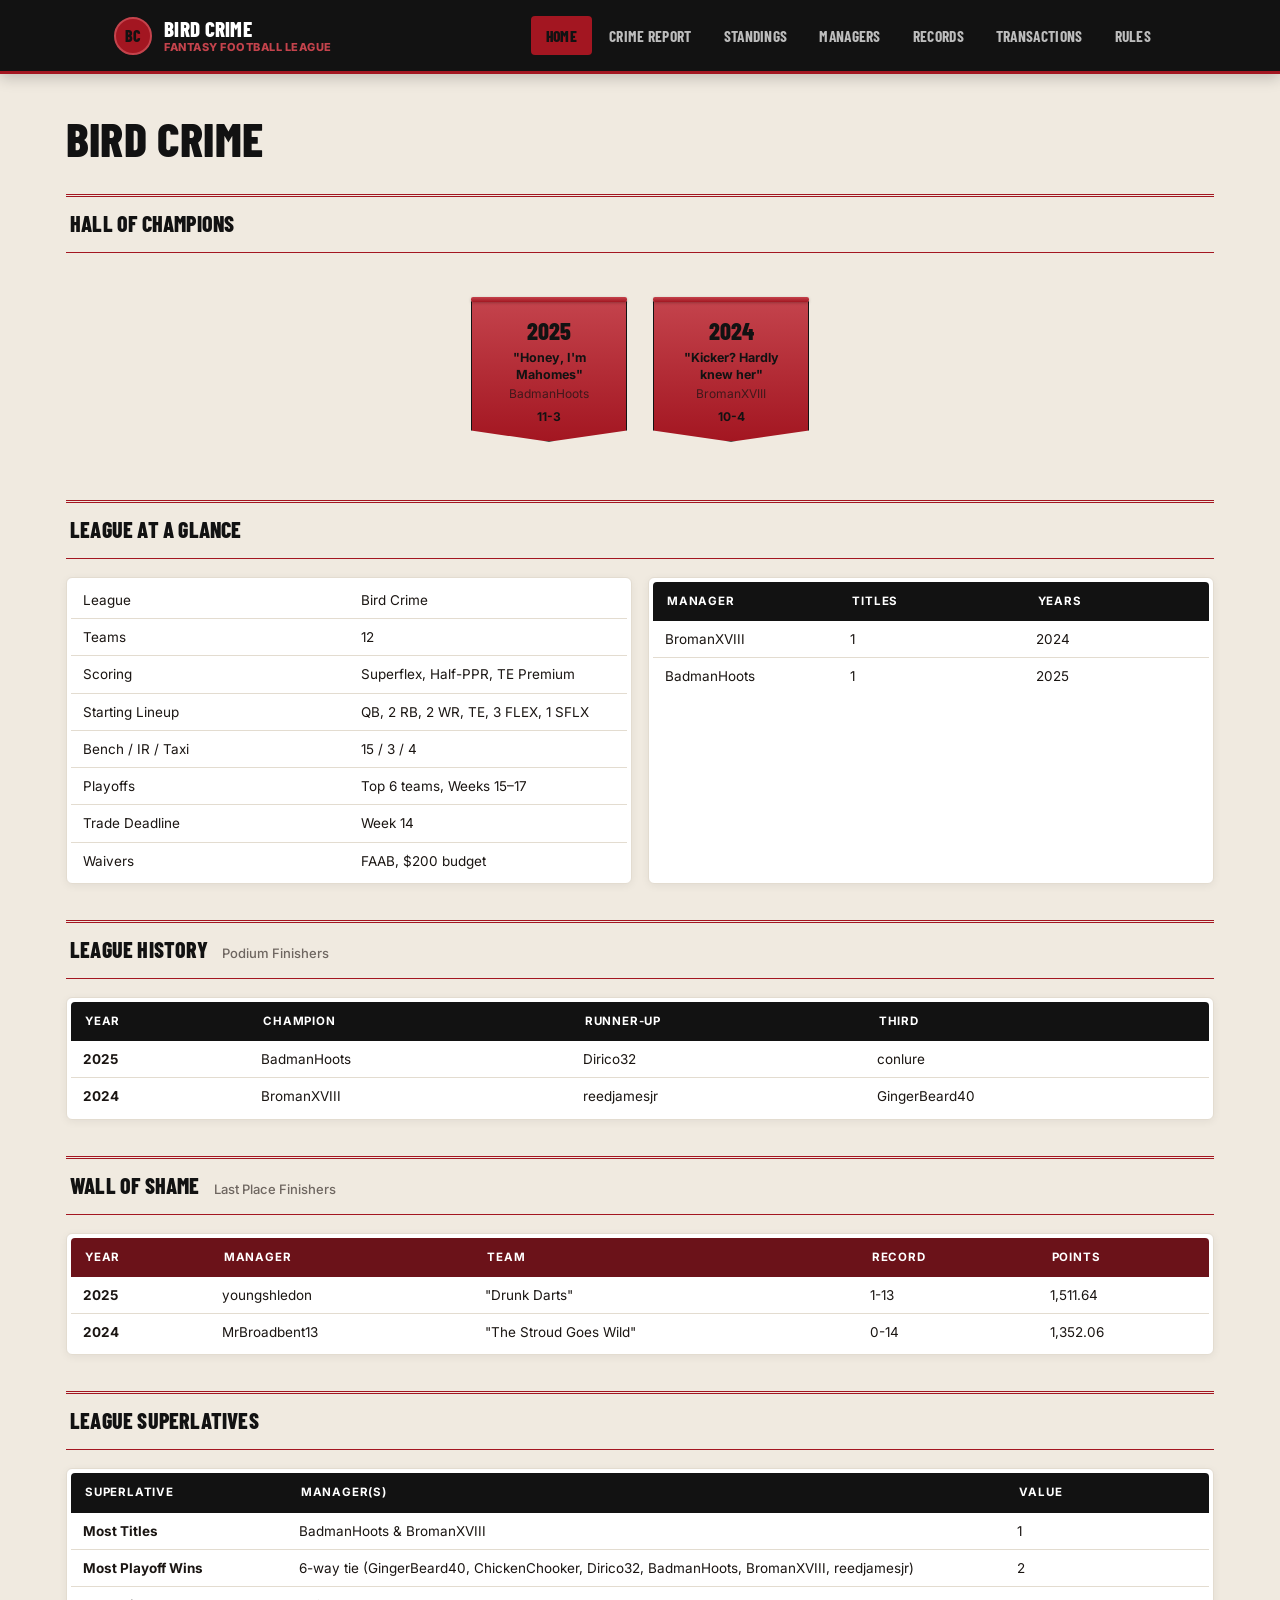
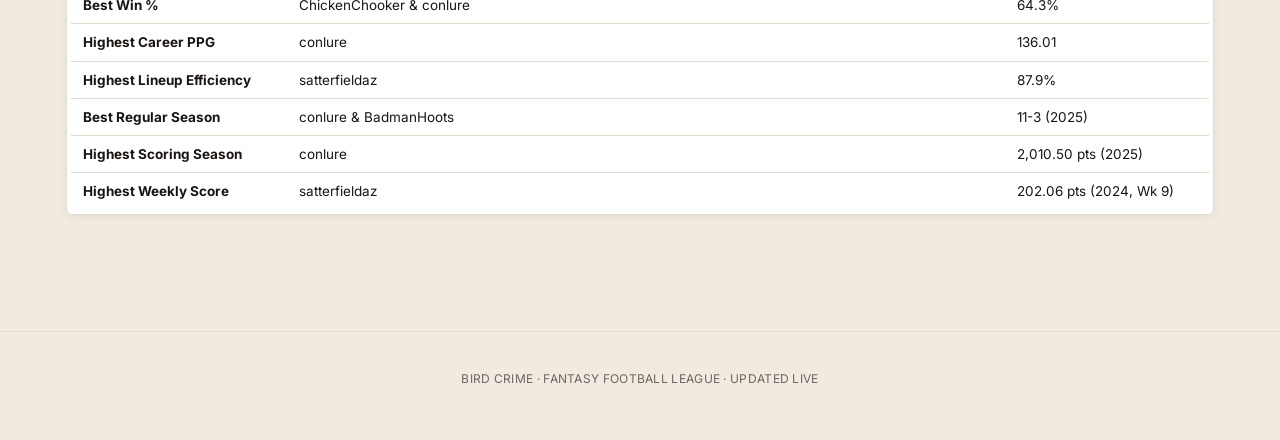
<file: index.html>
<!DOCTYPE html>
<html lang="en">
<head>
<meta charset="UTF-8">
<meta name="viewport" content="width=device-width, initial-scale=1.0">
<title>Bird Crime — Fantasy Football League</title>
<link rel="stylesheet" href="css/style.css">
</head>
<body>

<header id="site-header" class="site-header"></header>

<main>
  <div class="wrap">

    <h1 class="page-title">Bird Crime</h1>

    <section class="section-wrap" aria-labelledby="champions-head">
      <div class="section-banner" id="champions-head">Hall of Champions</div>
      <div class="pennant-band">
        <div id="pennant-row" class="pennant-row">
          <p class="loading-note">Loading…</p>
        </div>
      </div>
    </section>

    <section class="section-wrap" aria-labelledby="glance-head">
      <div class="section-banner" id="glance-head">League at a Glance</div>
      <div id="glance-cols" class="glance-cols">
        <p class="loading-note">Loading…</p>
      </div>
    </section>

    <section class="section-wrap" aria-labelledby="history-head">
      <div class="section-banner" id="history-head">League History <span class="tag">Podium Finishers</span></div>
      <div id="history-table-wrap" class="table-card card">
        <p class="loading-note">Loading…</p>
      </div>
    </section>

    <section class="section-wrap" aria-labelledby="shame-head">
      <div class="section-banner" id="shame-head">Wall of Shame <span class="tag">Last Place Finishers</span></div>
      <div id="shame-table-wrap" class="table-card card shame-card">
        <p class="loading-note">Loading…</p>
      </div>
    </section>

    <section class="section-wrap" aria-labelledby="superlatives-head">
      <div class="section-banner" id="superlatives-head">League Superlatives</div>
      <div id="superlatives-table-wrap" class="table-card card">
        <p class="loading-note">Loading…</p>
      </div>
    </section>

  </div>
</main>

<footer id="site-footer" class="site-footer"></footer>

<script src="js/main.js"></script>
<script src="js/data.js"></script>
<script>
function fmtNum(value, decimals = 2) {
  if (value == null || Number.isNaN(value)) return "—";
  return value.toLocaleString("en-US", { minimumFractionDigits: decimals, maximumFractionDigits: decimals });
}

// Superlative "display_name" values are joined with " & " for ties (from the data
// pipeline). For 3+ way ties, reformat as "N-way tie (A, B, C)" instead of a long
// ampersand chain — for 1 or 2 names, leave as-is.
function formatTieName(displayName) {
  const names = displayName.split(" & ");
  if (names.length <= 2) return displayName;
  return `${names.length}-way tie (${names.join(", ")})`;
}

(async function () {
  initChrome("index.html");

  const pennantEl = document.getElementById("pennant-row");
  const glanceEl = document.getElementById("glance-cols");
  const historyEl = document.getElementById("history-table-wrap");
  const shameEl = document.getElementById("shame-table-wrap");
  const superEl = document.getElementById("superlatives-table-wrap");

  let data;
  try {
    data = await loadLeagueData();
  } catch (err) {
    [pennantEl, glanceEl, historyEl, shameEl, superEl].forEach(el => showError(el));
    return;
  }

  const { managers, summary, seasons, allSeasons } = data;
  const completedSeasons = allSeasons.filter(s => seasons[s] && seasons[s].champion_roster_id != null);

  let efficiencyData = { career: {} };
  try {
    const res = await fetch("data/lineup_efficiency.json");
    if (res.ok) efficiencyData = await res.json();
  } catch (e) { /* not generated yet */ }

  let advancedData = { highest_weekly_score: [] };
  try {
    const res = await fetch("data/advanced_stats.json");
    if (res.ok) advancedData = await res.json();
  } catch (e) { /* not generated yet */ }

  if (completedSeasons.length === 0) {
    pennantEl.innerHTML = "";
  } else {
    pennantEl.innerHTML = completedSeasons.slice().reverse().map(season => {
      const info = summary.champions_by_year[season];
      return `
        <div class="pennant">
          <div class="rod"></div>
          <div class="flag">
            <div class="year">${season}</div>
            <div class="team">"${info.team_name}"</div>
            <div class="manager">${info.display_name}</div>
            <div class="record">${info.record}</div>
          </div>
        </div>
      `;
    }).join("");
  }

  const settingsRows = `
    <tr><td>League</td><td>Bird Crime</td></tr>
    <tr><td>Teams</td><td>12</td></tr>
    <tr><td>Scoring</td><td>Superflex, Half-PPR, TE Premium</td></tr>
    <tr><td>Starting Lineup</td><td>QB, 2 RB, 2 WR, TE, 3 FLEX, 1 SFLX</td></tr>
    <tr><td>Bench / IR / Taxi</td><td>15 / 3 / 4</td></tr>
    <tr><td>Playoffs</td><td>Top 6 teams, Weeks 15&ndash;17</td></tr>
    <tr><td>Trade Deadline</td><td>Week 14</td></tr>
    <tr><td>Waivers</td><td>FAAB, $200 budget</td></tr>
  `;

  const champRows = summary.championships_table.length
    ? summary.championships_table.map(c => `
        <tr><td>${c.display_name}${c.is_current ? "" : ' <span class="badge retired">RETIRED</span>'}</td><td>${c.titles}</td><td>${c.years.join(", ")}</td></tr>
      `).join("")
    : `<tr><td colspan="3">No champions yet.</td></tr>`;

  glanceEl.innerHTML = `
    <div class="table-card card"><table><tbody>${settingsRows}</tbody></table></div>
    <div class="table-card card">
      <table>
        <thead><tr><th>Manager</th><th>Titles</th><th>Years</th></tr></thead>
        <tbody>${champRows}</tbody>
      </table>
    </div>
  `;

  if (completedSeasons.length === 0) {
    historyEl.innerHTML = `<p class="loading-note">No seasons completed yet.</p>`;
  } else {
    const rows = completedSeasons.slice().reverse().map(season => {
      const p = summary.podium_by_year[season];
      return `<tr><td><strong>${season}</strong></td><td>${p.champion}</td><td>${p.runner_up || "—"}</td><td>${p.third || "—"}</td></tr>`;
    }).join("");
    historyEl.innerHTML = `
      <table>
        <thead><tr><th>Year</th><th>Champion</th><th>Runner-Up</th><th>Third</th></tr></thead>
        <tbody>${rows}</tbody>
      </table>
    `;
  }

  if (summary.wall_of_shame.length === 0) {
    shameEl.innerHTML = `<p class="loading-note">No seasons completed yet.</p>`;
  } else {
    const rows = summary.wall_of_shame.slice().reverse().map(w => `
      <tr><td><strong>${w.season}</strong></td><td>${w.display_name}</td><td>"${w.team_name}"</td><td>${w.record}</td><td>${fmtNum(w.points_for)}</td></tr>
    `).join("");
    shameEl.innerHTML = `
      <table>
        <thead><tr><th>Year</th><th>Manager</th><th>Team</th><th>Record</th><th>Points</th></tr></thead>
        <tbody>${rows}</tbody>
      </table>
    `;
  }

  let highestEfficiency = null;
  const careerEff = efficiencyData.career || {};
  const effEntries = Object.entries(careerEff);
  if (effEntries.length > 0) {
    const [topOwnerId, topEff] = effEntries.reduce((best, cur) => cur[1].efficiency_pct > best[1].efficiency_pct ? cur : best);
    const m = managerById(managers, topOwnerId);
    if (m) highestEfficiency = { display_name: m.display_name, value: `${topEff.efficiency_pct.toFixed(1)}%` };
  }

  let highestWeeklyScore = null;
  const weeklyScoreEntries = advancedData.highest_weekly_score || [];
  if (weeklyScoreEntries.length > 0) {
    const names = weeklyScoreEntries.map(e => {
      const m = managerById(managers, e.owner_id);
      return m ? m.display_name : "Unknown";
    }).join(" & ");
    const first = weeklyScoreEntries[0];
    highestWeeklyScore = { display_name: names, value: `${fmtNum(first.points)} pts (${first.season}, Wk ${first.week})` };
  }

  const s = summary.superlatives;
  const rows = [
    ["Most Titles", s.most_titles],
    ["Most Playoff Wins", s.most_playoff_wins],
    ["Best Win %", s.best_win_pct],
    ["Highest Career PPG", s.highest_career_ppg],
    ["Highest Lineup Efficiency", highestEfficiency],
    ["Best Regular Season", s.best_regular_season],
    ["Highest Scoring Season", s.highest_scoring_season],
    ["Highest Weekly Score", highestWeeklyScore],
  ].filter(([, entry]) => entry);

  superEl.innerHTML = `
    <table>
      <thead><tr><th>Superlative</th><th>Manager(s)</th><th>Value</th></tr></thead>
      <tbody>
        ${rows.map(([label, entry]) => `<tr><td><strong>${label}</strong></td><td>${formatTieName(entry.display_name)}</td><td>${entry.value}</td></tr>`).join("")}
      </tbody>
    </table>
  `;

})();
</script>
</body>
</html>
</file>
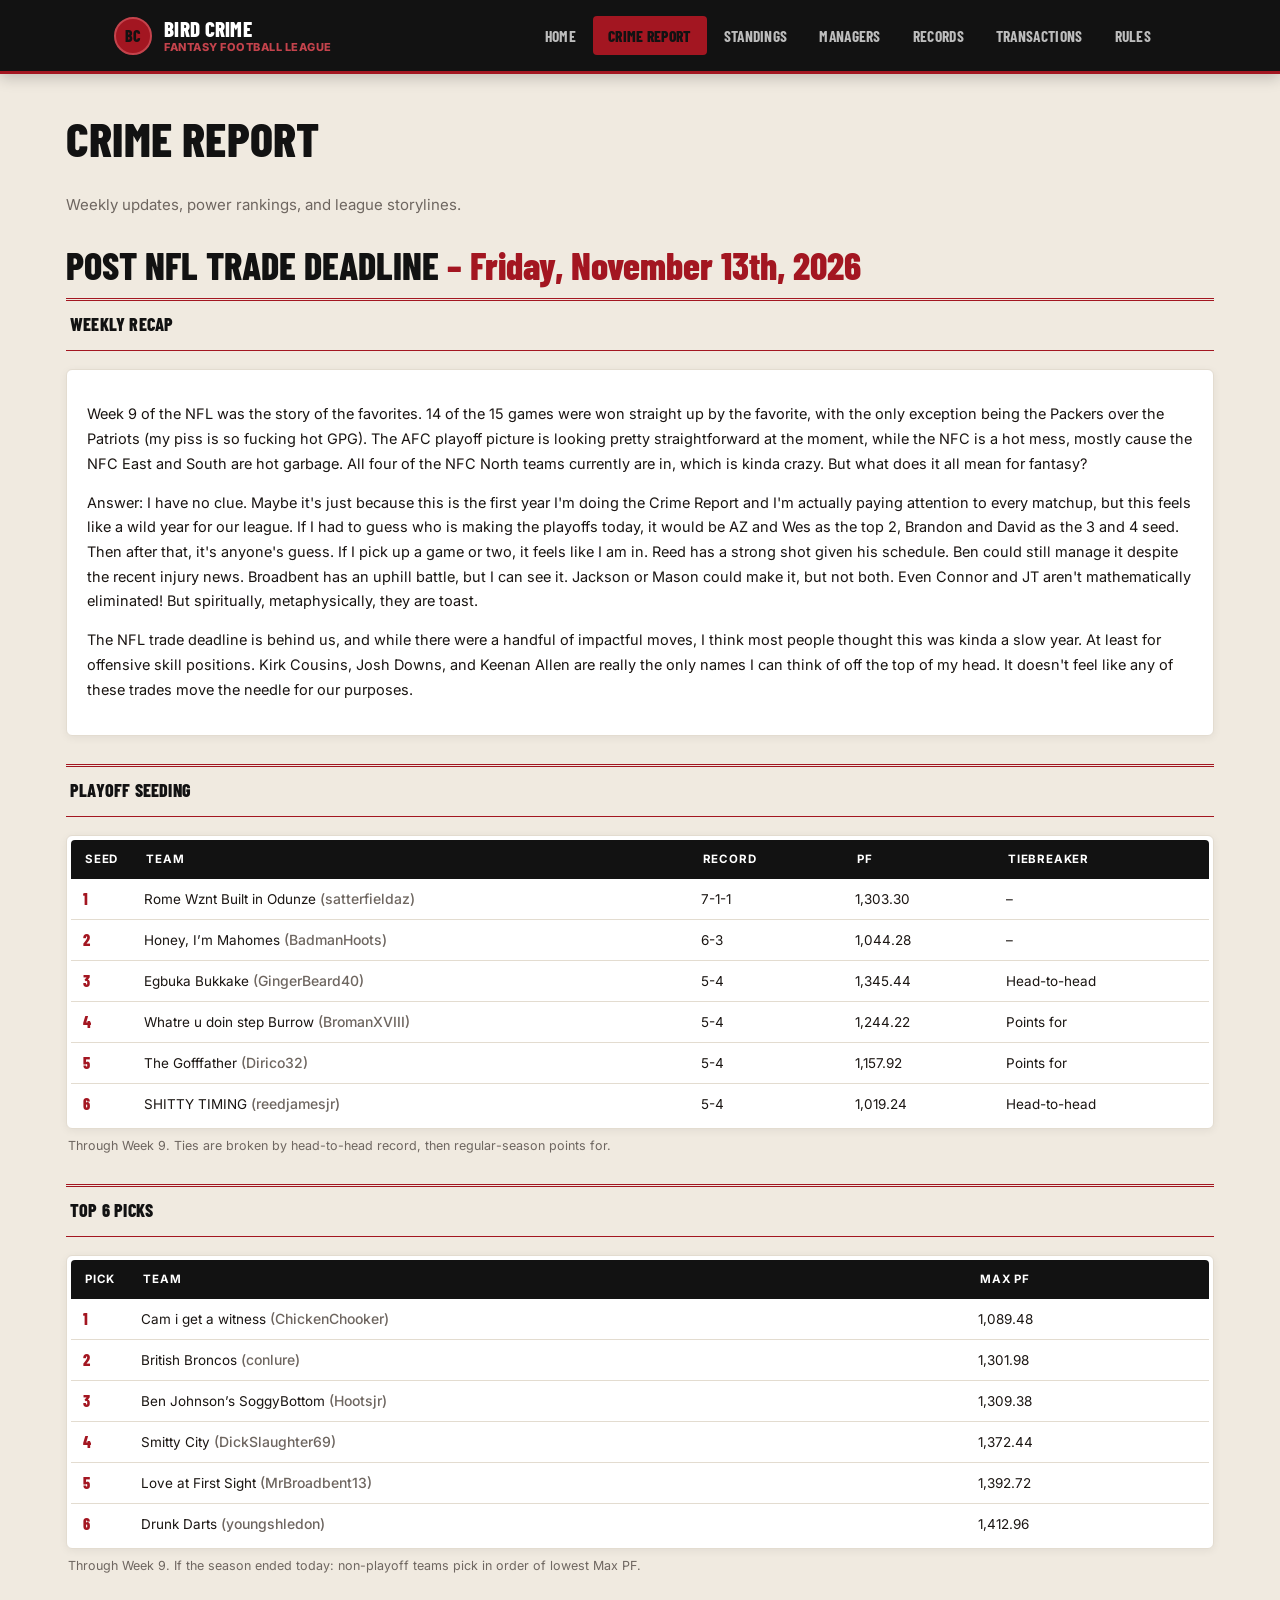
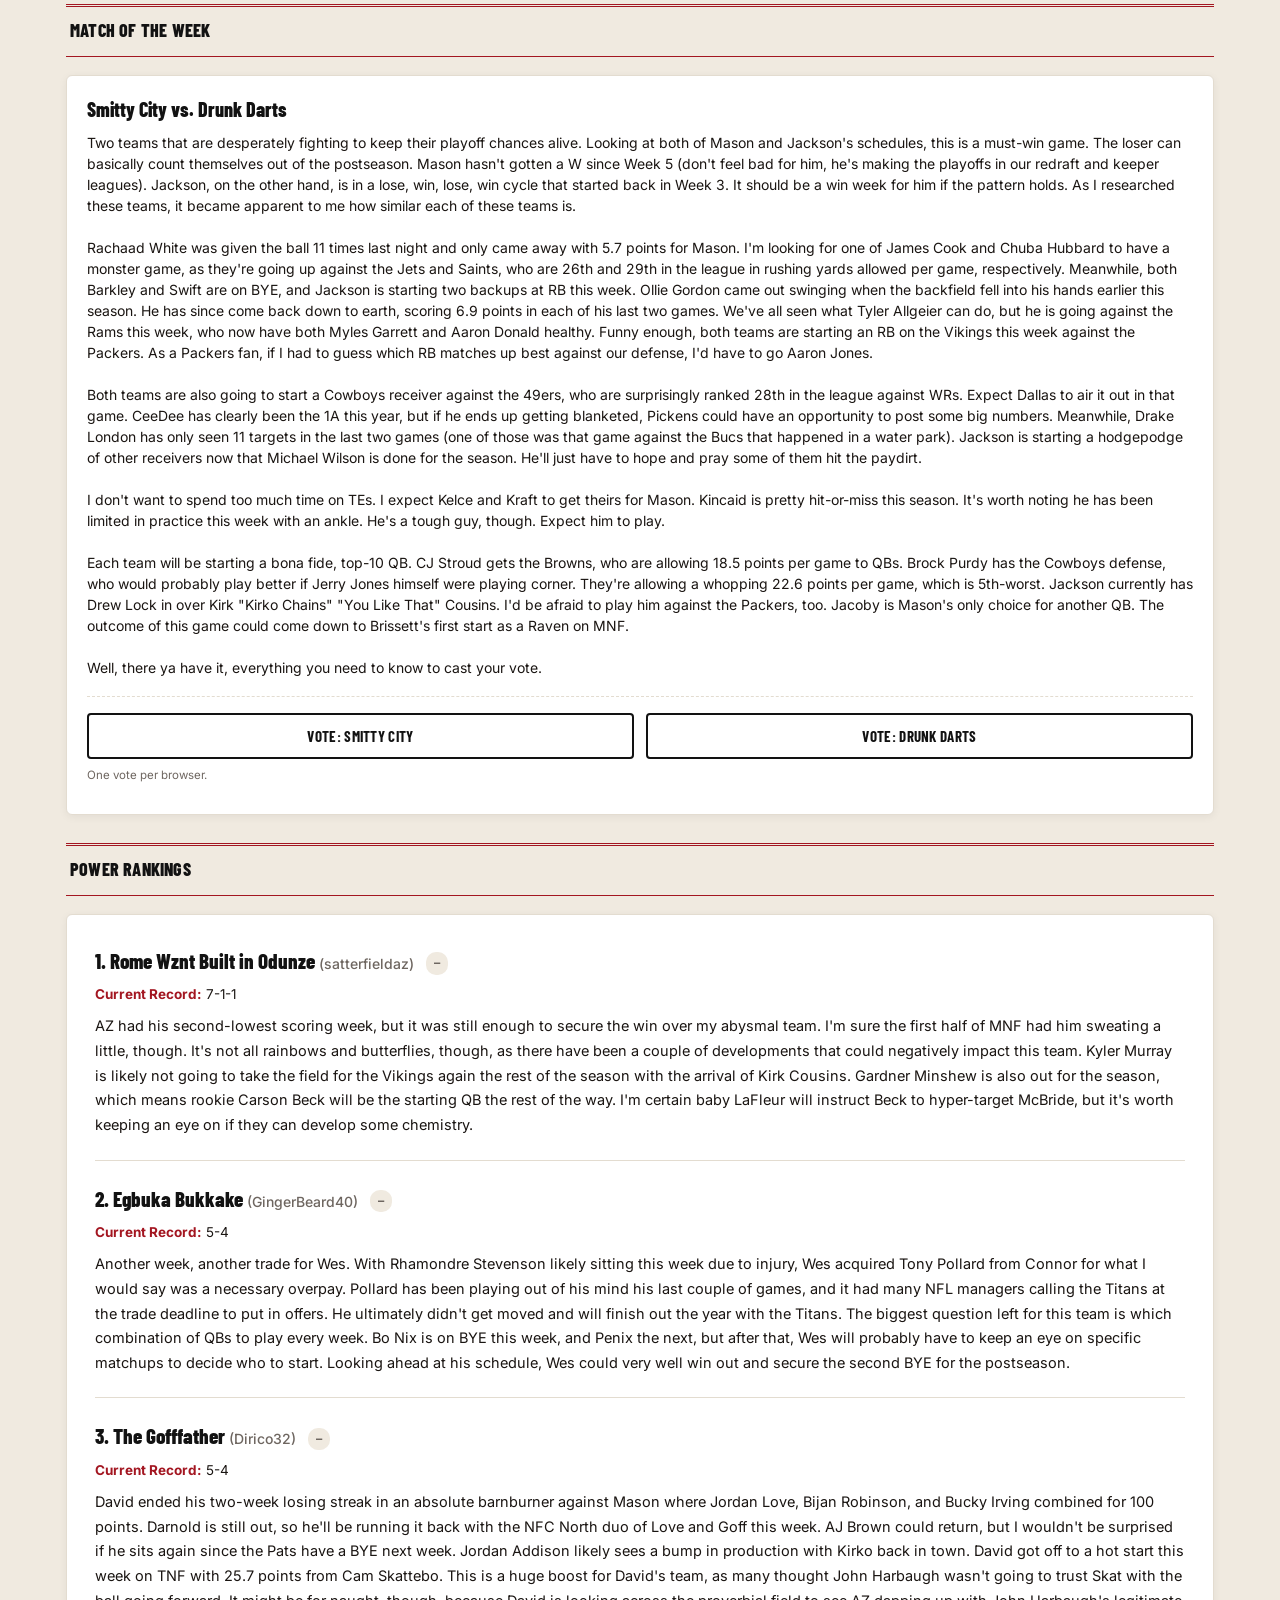
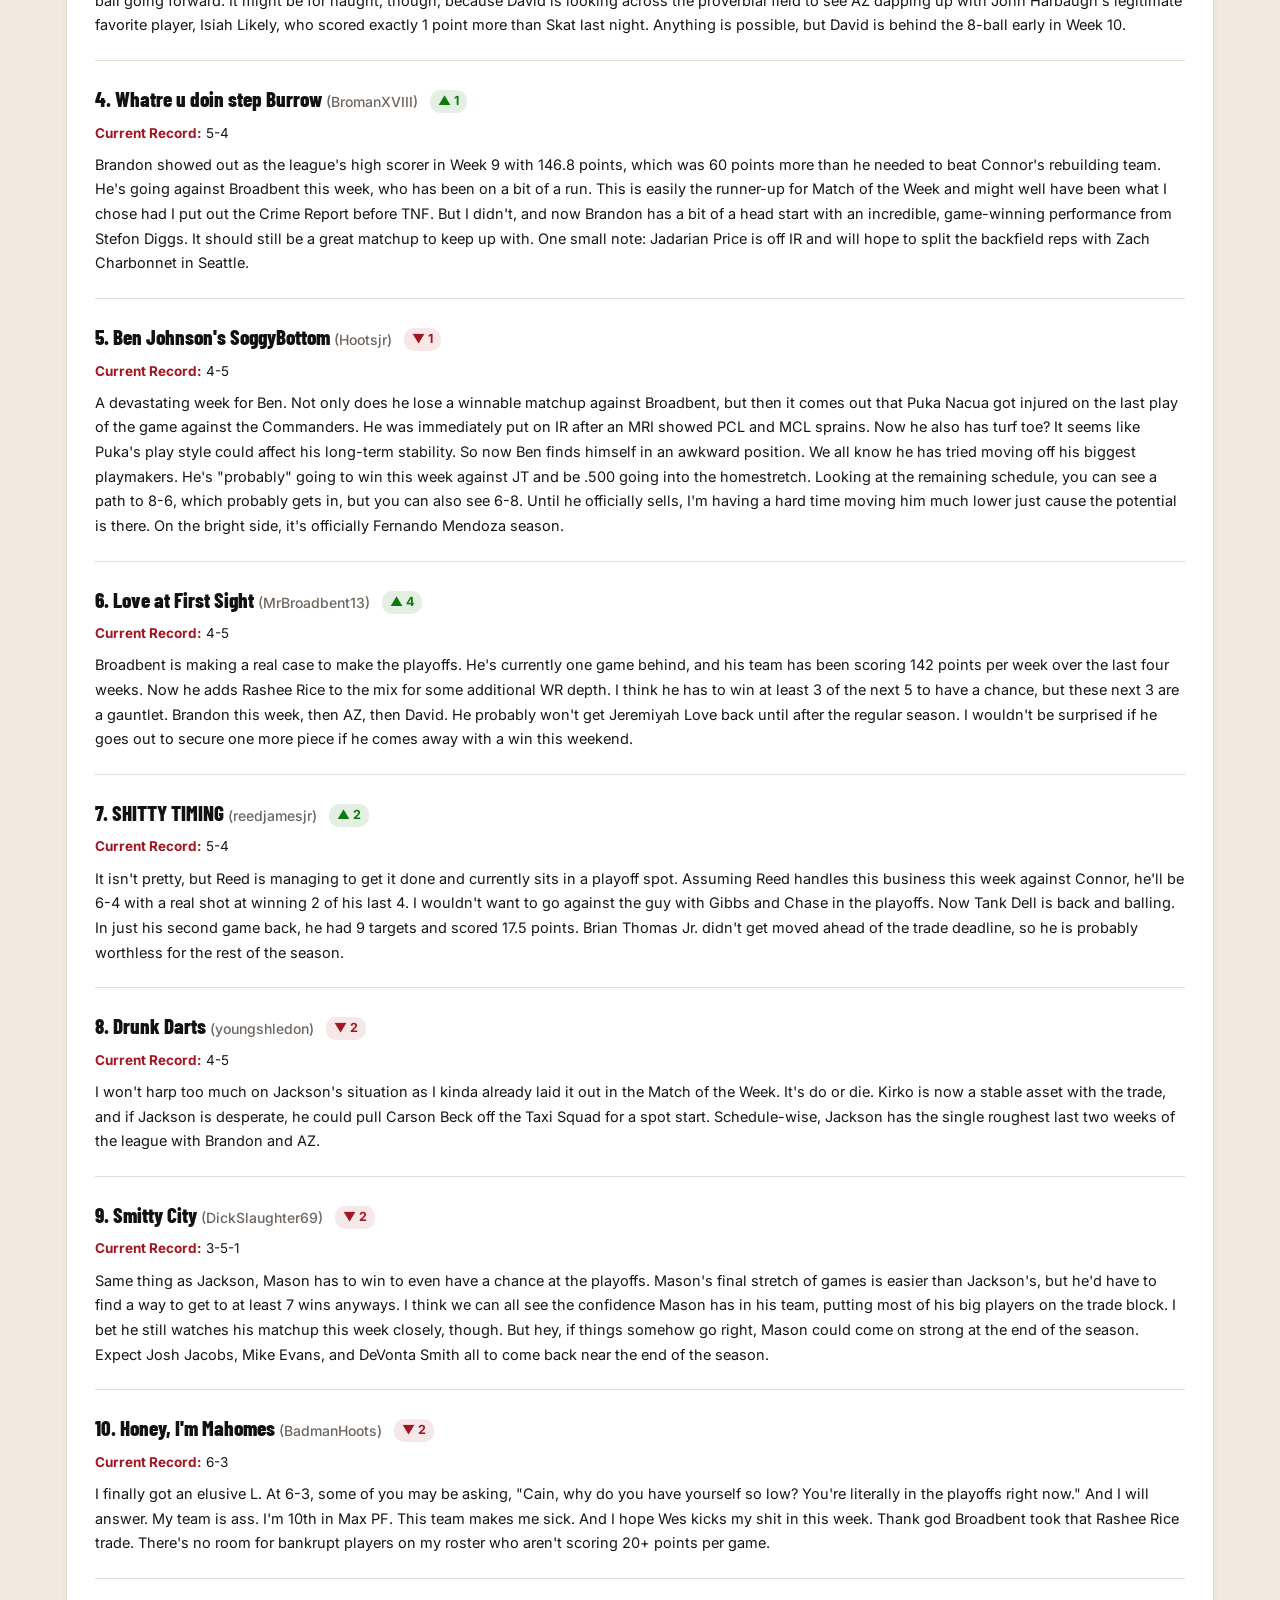
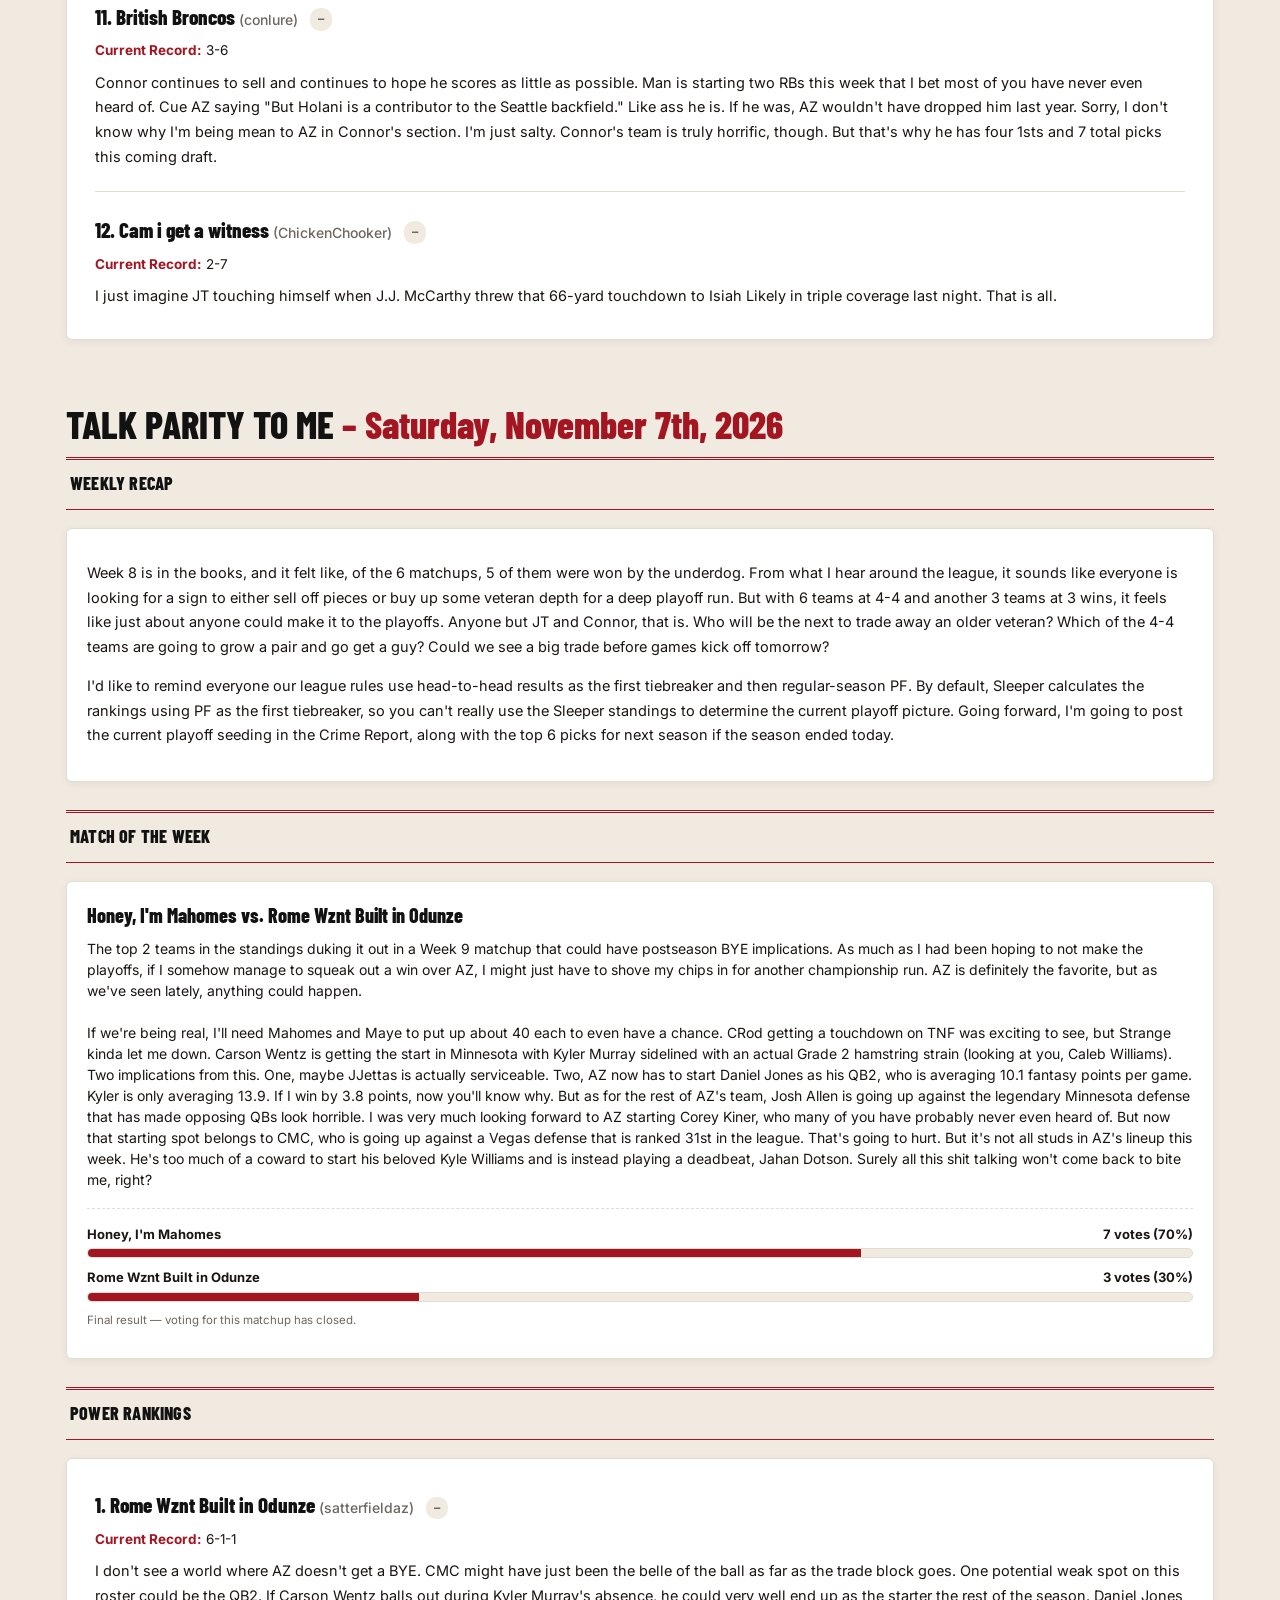
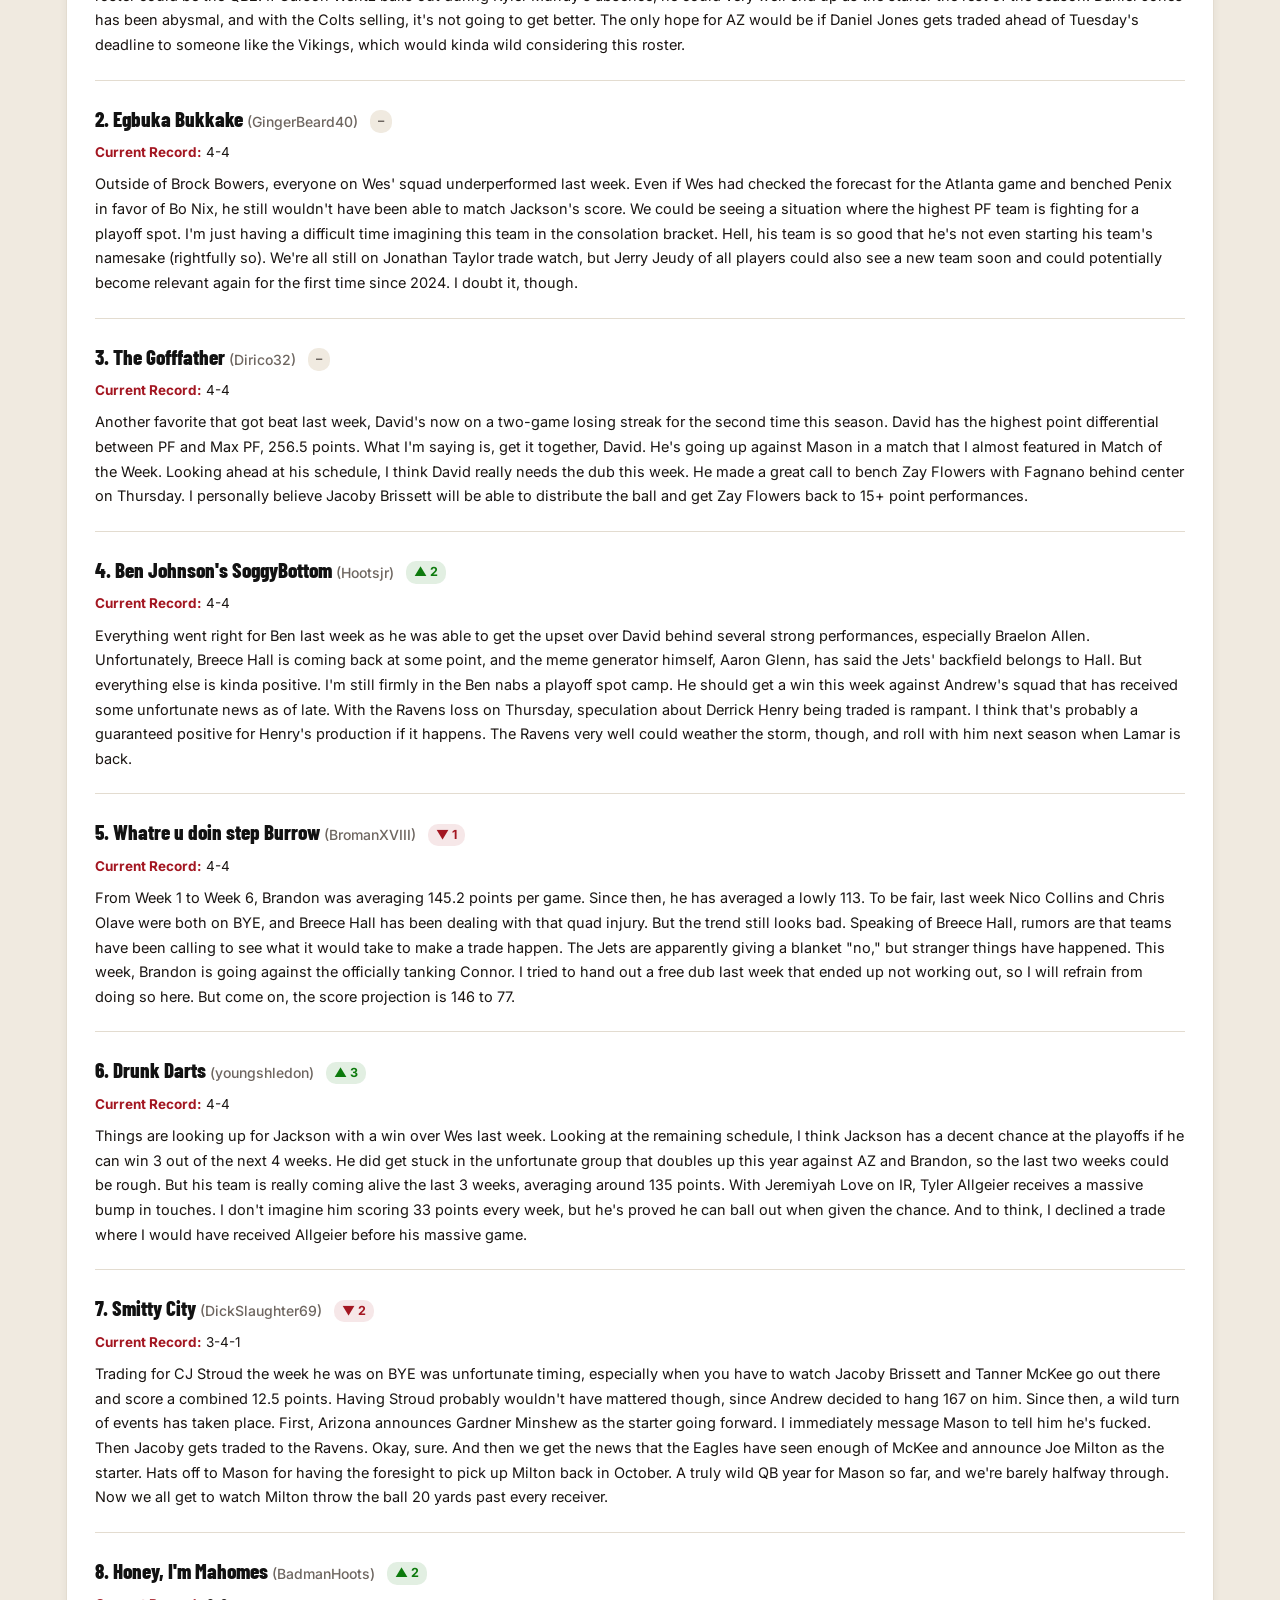
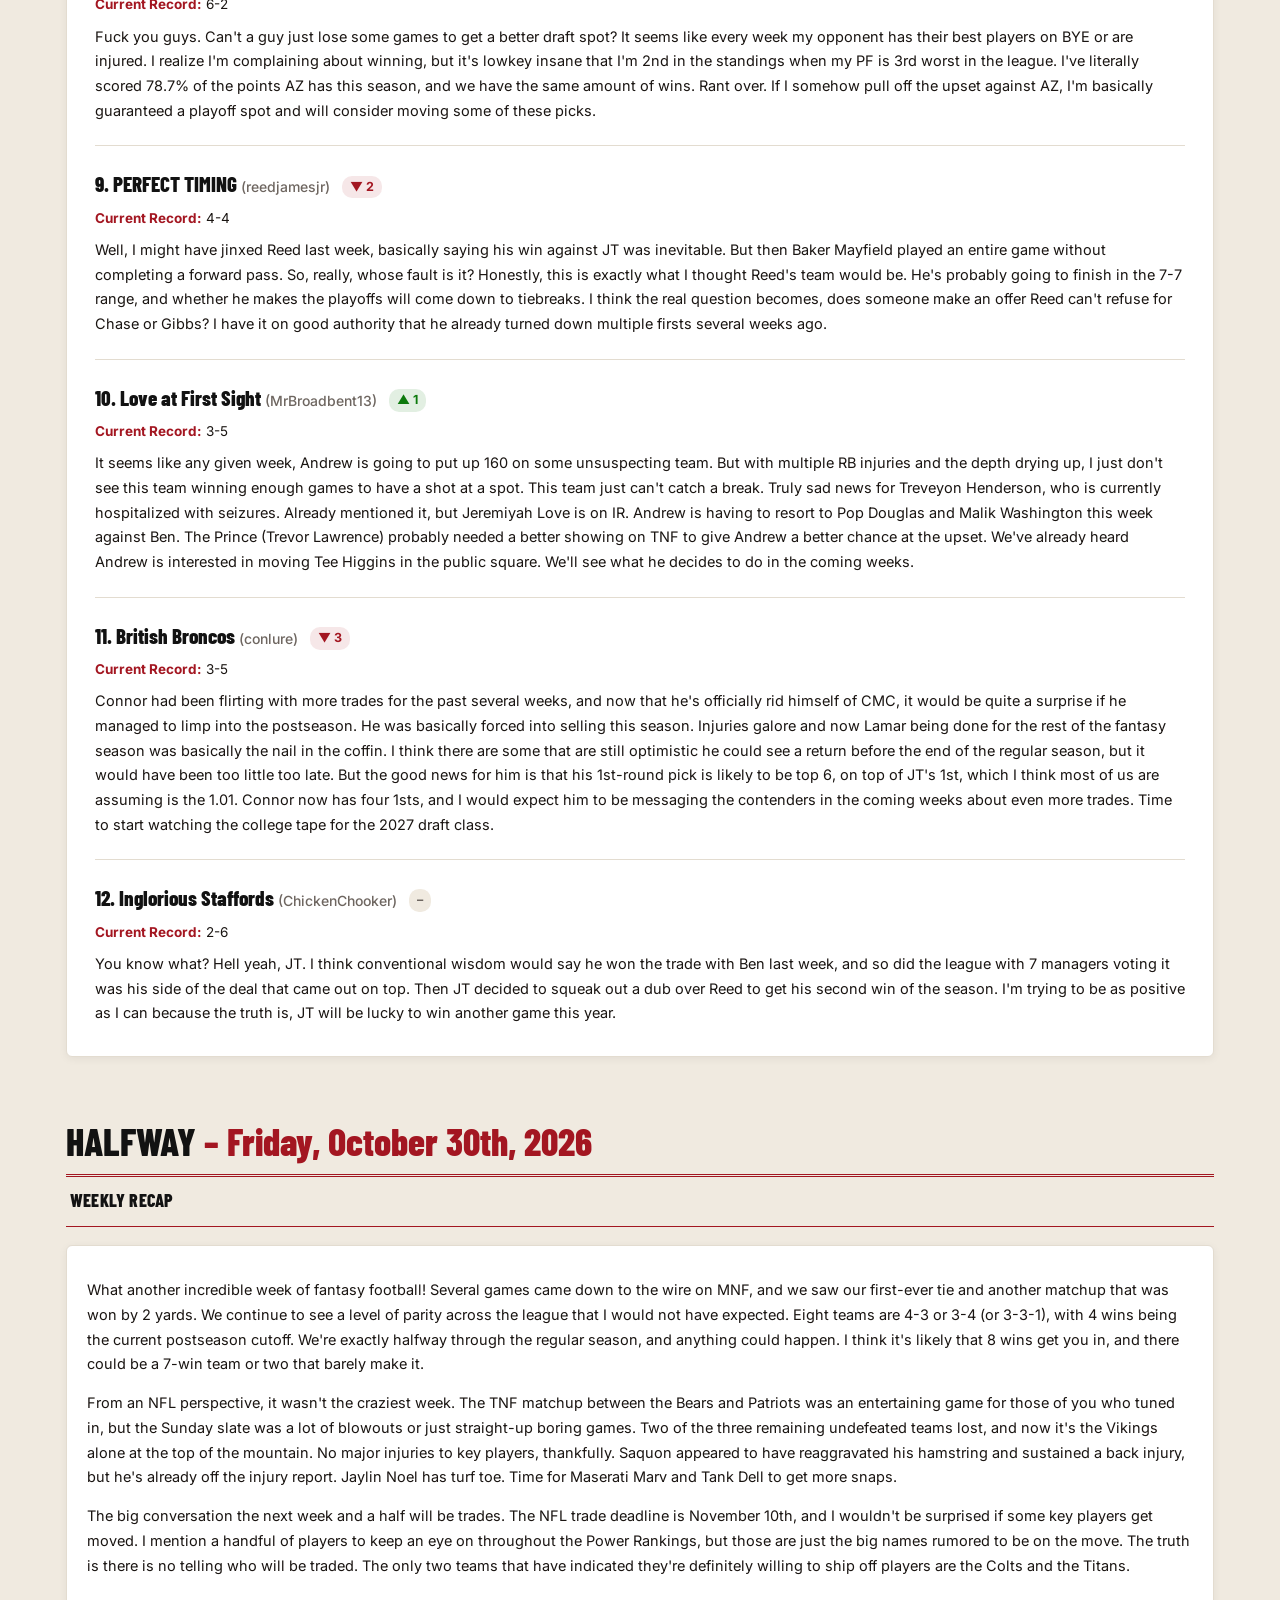
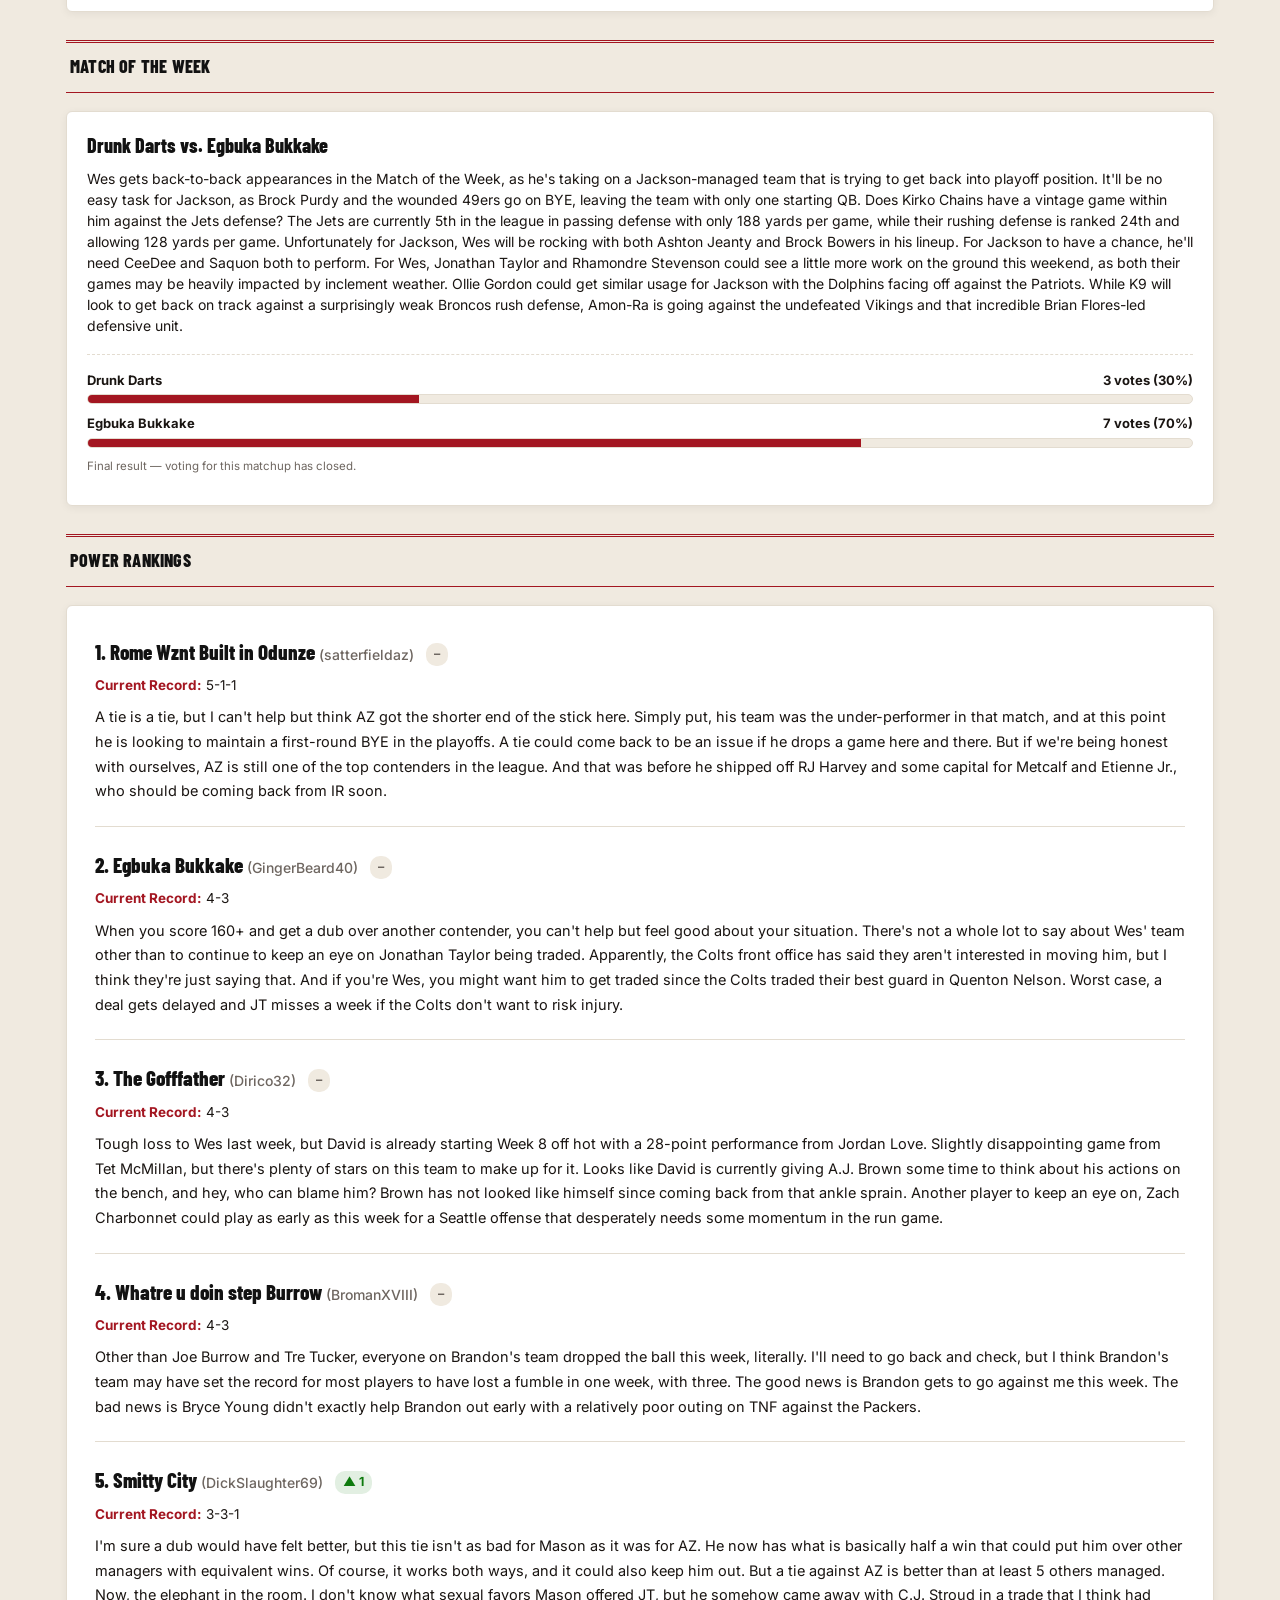
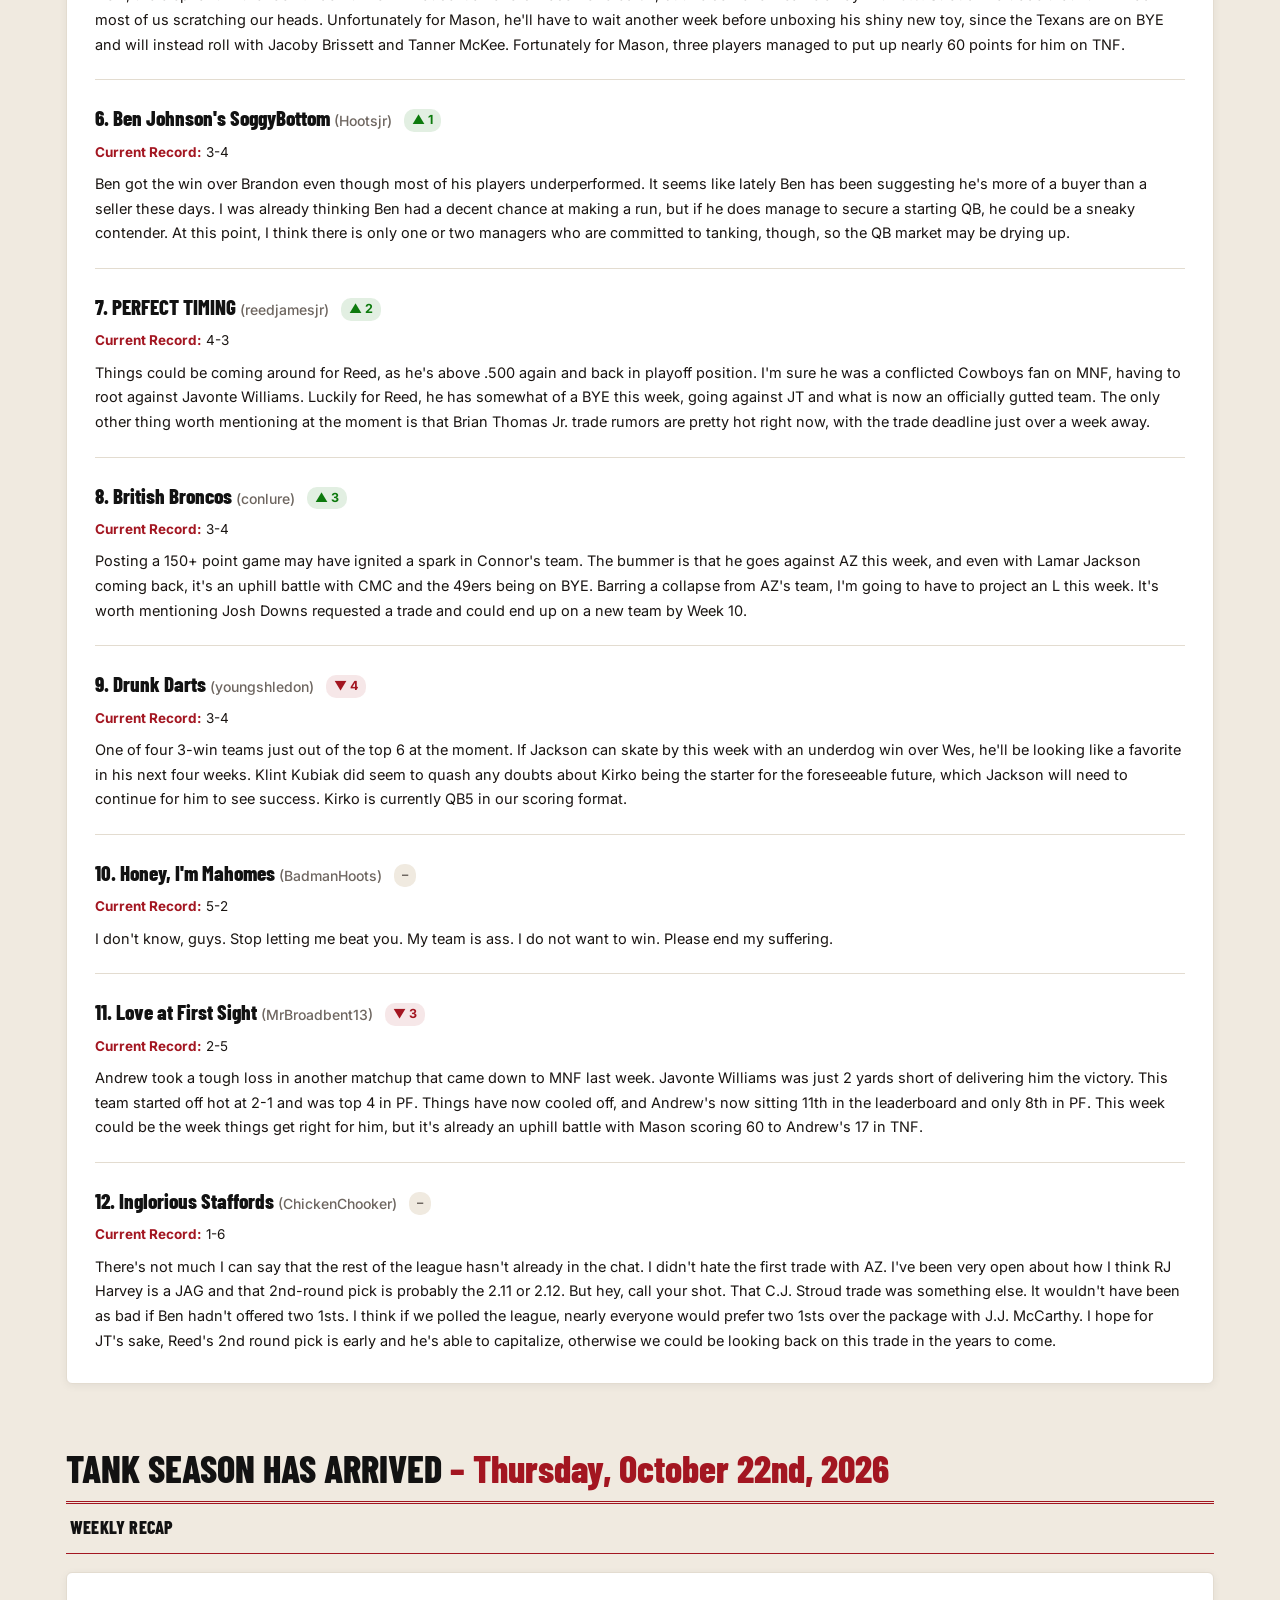
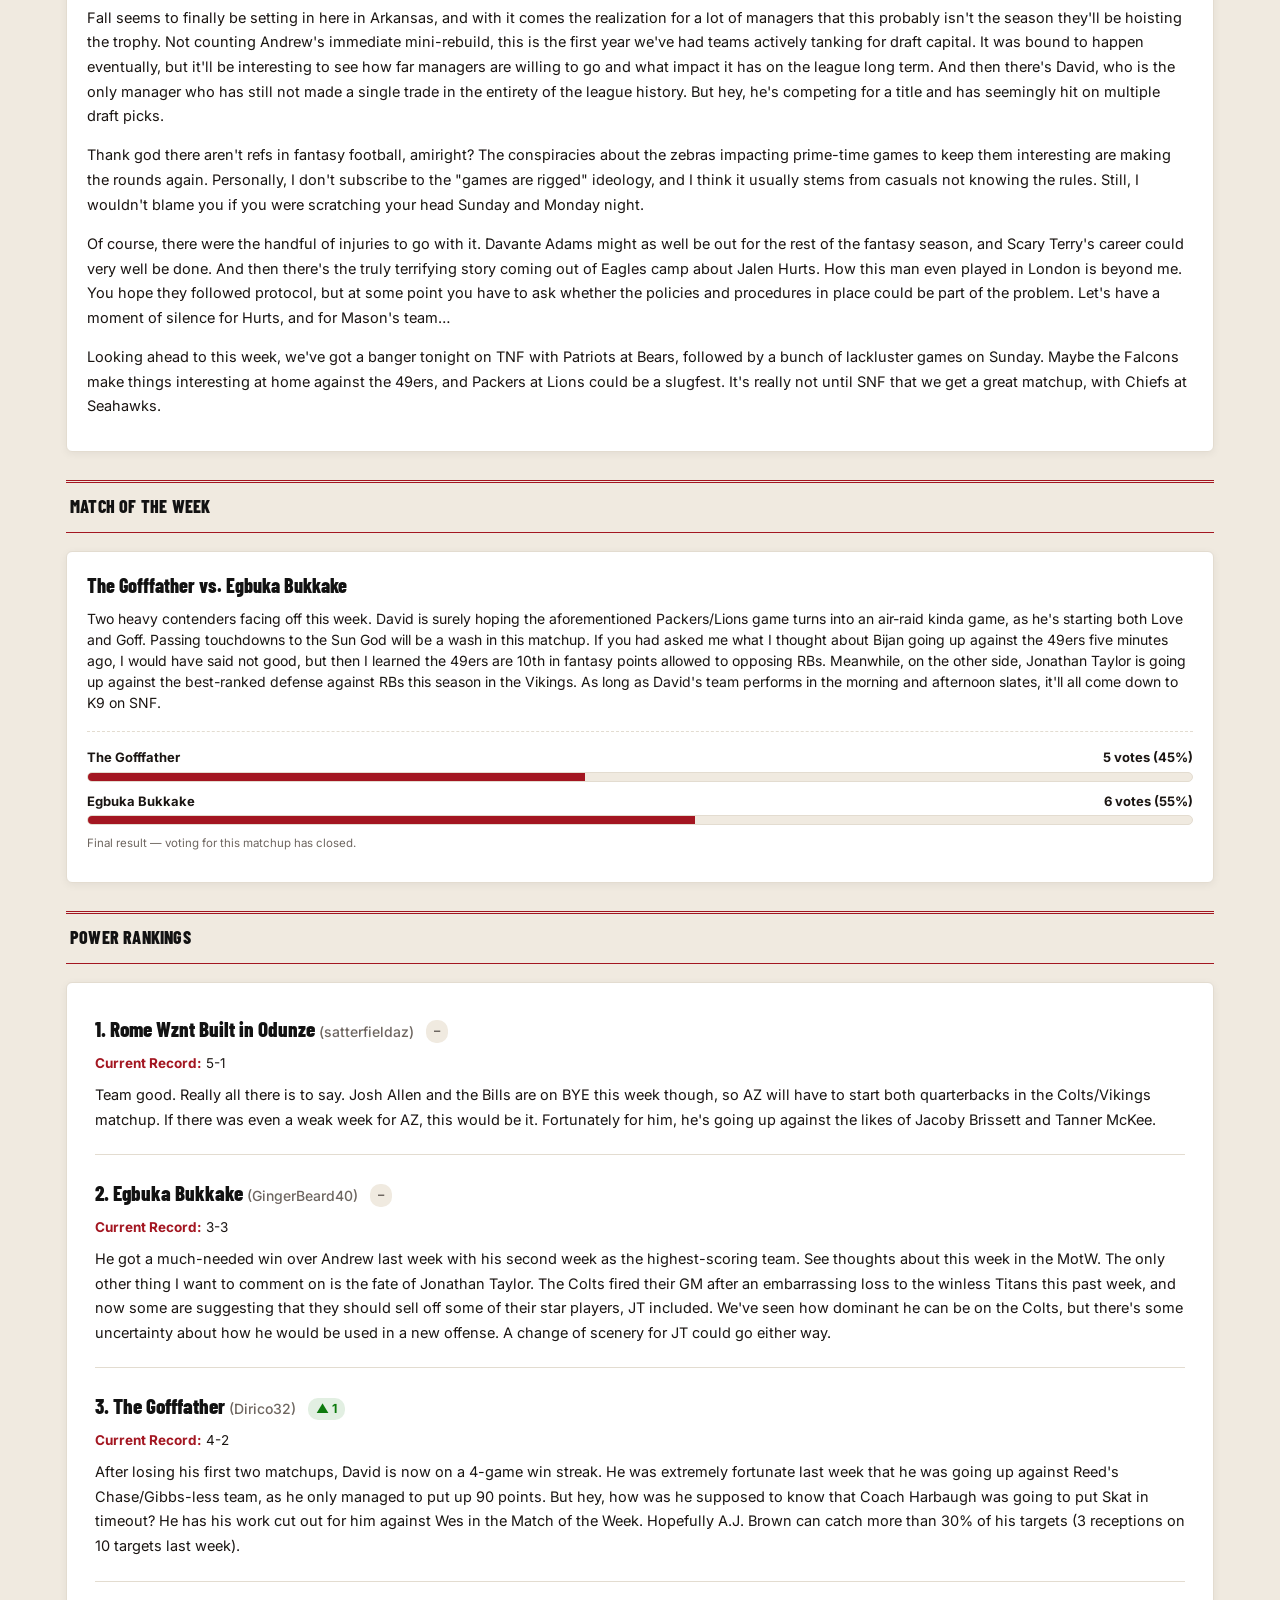
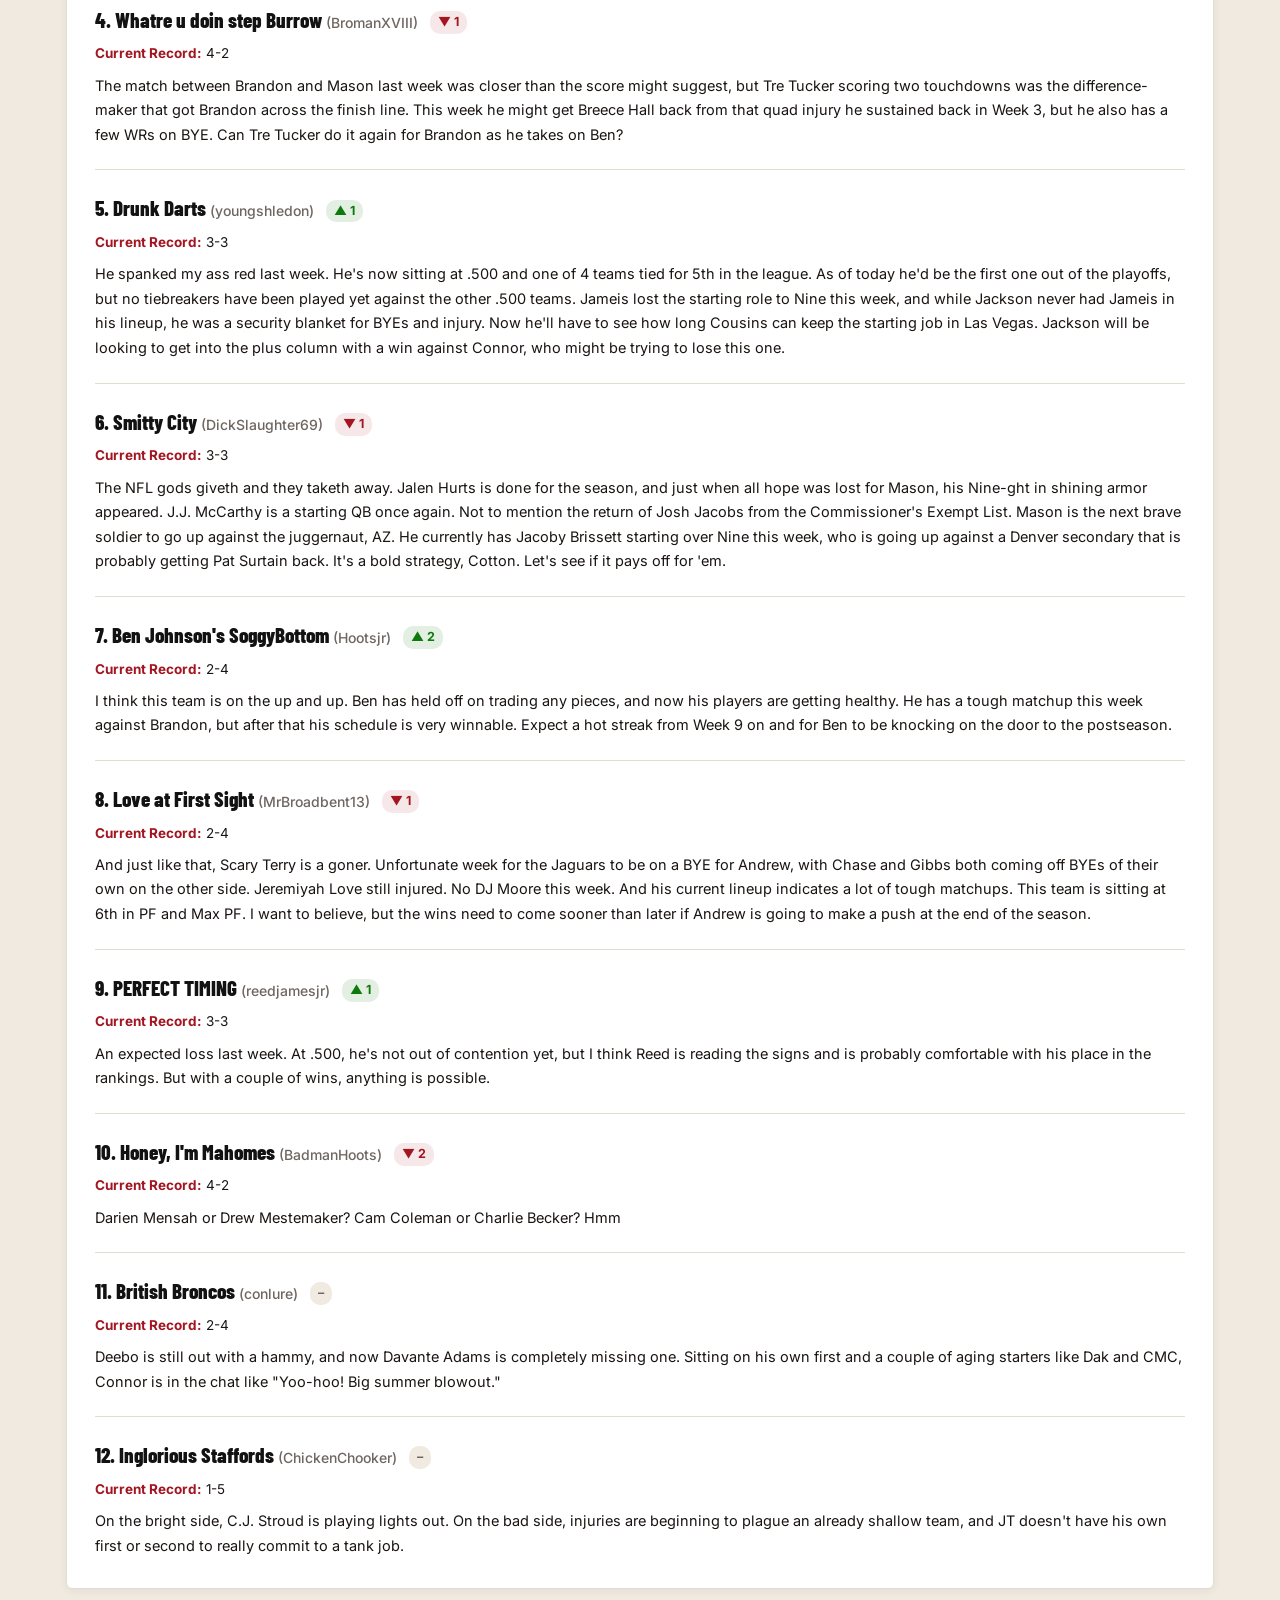
<file: crime-report.html>
<!DOCTYPE html>
<html lang="en">
<head>
<meta charset="UTF-8">
<meta name="viewport" content="width=device-width, initial-scale=1.0">
<title>Crime Report — Bird Crime</title>
<link rel="stylesheet" href="css/style.css">
</head>
<body>

<header id="site-header" class="site-header"></header>

<main>
  <div class="wrap">
    <h1 class="page-title">Crime Report</h1>
    <p class="page-lede">Weekly updates, power rankings, and league storylines.</p>

    <div id="issue-list">
      <p class="loading-note">Loading…</p>
    </div>
  </div>
</main>

<footer id="site-footer" class="site-footer"></footer>

<script src="js/main.js"></script>
<!-- Embedded tweets: X's script turns any <blockquote class="twitter-tweet"> into a live tweet card.
     Tweets are rendered after the issues load, so loadTweets() is called both when the script
     finishes loading and after the issues render (whichever happens last does the work). -->
<script>
window.loadTweets = function () {
  if (window.twttr && window.twttr.widgets) {
    window.twttr.widgets.load(document.getElementById("issue-list"));
  }
};
</script>
<script async src="https://platform.twitter.com/widgets.js" charset="utf-8" onload="window.loadTweets()"></script>
<script>
initChrome("crime-report.html");

(async function () {
  const list = document.getElementById("issue-list");
  let data;
  try {
    const res = await fetch("data/crime_report.json");
    data = await res.json();
  } catch (err) {
    showError(list, "Couldn't load the Crime Report.");
    return;
  }

  const issues = data.issues || [];
  if (issues.length === 0) {
    list.innerHTML = `<p class="loading-note">No issues yet.</p>`;
    return;
  }

  function section(title, innerHtml) {
    return `
      <div class="report-section">
        <div class="section-banner">${title}</div>
        ${innerHtml}
      </div>
    `;
  }

  function renderFrozenResultHtml(motw) {
    const { team_a, team_b, final_result } = motw;
    const countA = final_result.team_a_votes || 0;
    const countB = final_result.team_b_votes || 0;
    const total = countA + countB;
    const pctA = total ? Math.round((countA / total) * 100) : 0;
    const pctB = total ? 100 - pctA : 0;
    return `
      <div class="vote-result-row">
        <div class="vote-result-label"><span>${team_a}</span><span>${countA} vote${countA === 1 ? "" : "s"} (${pctA}%)</span></div>
        <div class="vote-result-bar-track"><div class="vote-result-bar-fill" style="width:${pctA}%;"></div></div>
      </div>
      <div class="vote-result-row">
        <div class="vote-result-label"><span>${team_b}</span><span>${countB} vote${countB === 1 ? "" : "s"} (${pctB}%)</span></div>
        <div class="vote-result-bar-track"><div class="vote-result-bar-fill" style="width:${pctB}%;"></div></div>
      </div>
    `;
  }

  list.innerHTML = issues.map(issue => {
    const introHtml = issue.intro ? `<p class="report-intro">${issue.intro}</p>` : "";

    const recapImageHtml = issue.weekly_recap_image
      ? `<img src="${issue.weekly_recap_image}" alt="" style="width:50%; border-radius:var(--radius); margin:14px auto 0; display:block;">`
      : "";
    const recapHtml = issue.weekly_recap
      ? section("Weekly Recap", `<div class="card report-body-text">${issue.weekly_recap}${recapImageHtml}</div>`)
      : "";

    const spotlightImageHtml = issue.manager_spotlight_image
      ? `<img src="${issue.manager_spotlight_image}" alt="" style="width:50%; border-radius:var(--radius); margin:14px auto 0; display:block;">`
      : "";
    const spotlightHtml = issue.manager_spotlight
      ? section("Manager Spotlight", `<div class="card report-body-text">${issue.manager_spotlight}${spotlightImageHtml}</div>`)
      : "";

    function rankChangeHtml(r) {
      if (r.previous_rank == null) return `<span class="rank-change new">NEW</span>`;
      const delta = r.previous_rank - r.rank;
      if (delta > 0) return `<span class="rank-change up">&#9650; ${delta}</span>`;
      if (delta < 0) return `<span class="rank-change down">&#9660; ${Math.abs(delta)}</span>`;
      return `<span class="rank-change same">&ndash;</span>`;
    }

    function recordLinesHtml(r) {
      const lines = [];
      if (r.current_record) lines.push(`<p class="pr-record"><strong>Current Record:</strong> ${r.current_record}</p>`);
      if (r.last_record) lines.push(`<p class="pr-record"><strong>2025 Record:</strong> ${r.last_record}</p>`);
      if (r.projected_record) lines.push(`<p class="pr-record"><strong>Projected 2026 Record:</strong> ${r.projected_record}</p>`);
      return lines.join("");
    }

    const rankingsIntroHtml = issue.power_rankings_intro
      ? `<p class="report-intro">${issue.power_rankings_intro}</p>`
      : "";

    const rankingsHtml = (issue.power_rankings && issue.power_rankings.length)
      ? section("Power Rankings", `
          ${rankingsIntroHtml}
          <div class="card power-rankings-post">
            ${issue.power_rankings.map(r => `
              <div class="pr-entry">
                <h3 class="pr-team">${r.rank}. ${r.team} <span class="pr-manager">(${r.manager})</span> ${rankChangeHtml(r)}</h3>
                ${recordLinesHtml(r)}
                <p class="pr-blurb">${r.blurb}</p>
              </div>
            `).join("")}
          </div>
        `)
      : "";

    const raceHtml = issue.race_for_101
      ? section("Race for 1.01", `<div class="card report-body-text">${issue.race_for_101}</div>`)
      : "";

    // Snapshot tables (filled in by build_playoff_picture.py; skipped if absent)
    const seedingHtml = (issue.playoff_seeding && issue.playoff_seeding.length)
      ? section("Playoff Seeding", `
          <div class="card table-card">
            <table class="pp-table">
              <thead><tr><th>Seed</th><th>Team</th><th>Record</th><th>PF</th><th>Tiebreaker</th></tr></thead>
              <tbody>
                ${issue.playoff_seeding.map(r => `
                  <tr>
                    <td class="rank">${r.seed}</td>
                    <td>${r.team} <span class="pr-manager">(${r.manager})</span></td>
                    <td>${r.record}</td>
                    <td>${Number(r.points_for).toLocaleString(undefined, {minimumFractionDigits: 2, maximumFractionDigits: 2})}</td>
                    <td>${r.tiebreak || "&ndash;"}</td>
                  </tr>
                `).join("")}
              </tbody>
            </table>
          </div>
          <p class="snapshot-note">${issue.snapshot_through_week ? `Through Week ${issue.snapshot_through_week}. ` : ""}Ties are broken by head-to-head record, then regular-season points for.</p>
        `)
      : "";

    const picksHtml = (issue.top_picks && issue.top_picks.length)
      ? section("Top 6 Picks", `
          <div class="card table-card">
            <table class="pp-table">
              <thead><tr><th>Pick</th><th>Team</th><th>Max PF</th></tr></thead>
              <tbody>
                ${issue.top_picks.map(r => `
                  <tr>
                    <td class="rank">${r.pick}</td>
                    <td>${r.team} <span class="pr-manager">(${r.manager})</span></td>
                    <td>${Number(r.max_pf).toLocaleString(undefined, {minimumFractionDigits: 2, maximumFractionDigits: 2})}</td>
                  </tr>
                `).join("")}
              </tbody>
            </table>
          </div>
          <p class="snapshot-note">${issue.snapshot_through_week ? `Through Week ${issue.snapshot_through_week}. ` : ""}If the season ended today: non-playoff teams pick in order of lowest Max PF.</p>
        `)
      : "";

    const matchHtml = issue.match_of_week
      ? section("Match of the Week", `
          <div class="card match-card">
            <div class="matchup">${issue.match_of_week.matchup}</div>
            <div class="blurb">${issue.match_of_week.blurb}</div>
            ${issue.match_of_week.final_result ? `
              <div class="vote-section vote-section-frozen">
                <div class="vote-results show">
                  ${renderFrozenResultHtml(issue.match_of_week)}
                </div>
                <p class="vote-note">Final result &mdash; voting for this matchup has closed.</p>
              </div>
            ` : issue.match_of_week.poll_id ? `
              <div class="vote-section" data-poll-id="${issue.match_of_week.poll_id}" data-team-a="${issue.match_of_week.team_a}" data-team-b="${issue.match_of_week.team_b}">
                <div class="vote-buttons">
                  <button class="vote-btn vote-btn-a">Vote: ${issue.match_of_week.team_a}</button>
                  <button class="vote-btn vote-btn-b">Vote: ${issue.match_of_week.team_b}</button>
                </div>
                <div class="vote-results"></div>
                <p class="vote-note">One vote per browser.</p>
              </div>
            ` : ""}
          </div>
        `)
      : "";

    return `
      <article class="report-issue">
        <h2 class="report-headline">${issue.headline} <span class="report-date">&ndash; ${issue.date}</span></h2>
        ${introHtml}
        ${spotlightHtml}
        ${recapHtml}
        ${seedingHtml}
        ${picksHtml}
        ${matchHtml}
        ${rankingsHtml}
        ${raceHtml}
      </article>
    `;
  }).join("");

  initVoting();
  window.loadTweets();
})();

// ---- Match of the Week voting ----
// Uses Firebase Realtime Database's REST API directly (no SDK/import needed —
// just fetch() calls, same as the rest of this site). Each vote is stored as
// its own uniquely-keyed record (via Firebase's auto-ID POST) rather than a
// simple incrementing counter, which avoids any race condition if two people
// vote at nearly the same moment. Vote counts are PUBLIC and the database is
// in "test mode" (open read/write, no login) — fine for a casual league poll,
// but worth knowing if this ever needs to hold anything sensitive later.
// "One vote per browser" is enforced via localStorage only — clearing browser
// data or voting from another device would allow a repeat vote.
const FIREBASE_DB_URL = "https://bird-crime-polls-default-rtdb.firebaseio.com";

async function voteGet(pollId, letter) {
  try {
    // shallow=true returns just the auto-generated keys, not full record contents —
    // all we need is the count. A poll with zero votes returns null (not an error).
    const res = await fetch(`${FIREBASE_DB_URL}/votes/${pollId}/${letter}.json?shallow=true`, { cache: "no-store" });
    if (!res.ok) {
      console.error(`Vote GET failed for ${pollId}/${letter}: HTTP ${res.status}`);
      return 0;
    }
    const data = await res.json();
    console.log(`Vote GET ${pollId}/${letter} raw response:`, data);
    return data ? Object.keys(data).length : 0;
  } catch (e) {
    console.error(`Vote GET threw for ${pollId}/${letter}:`, e);
    return 0;
  }
}

async function voteHit(pollId, letter) {
  try {
    const res = await fetch(`${FIREBASE_DB_URL}/votes/${pollId}/${letter}.json`, {
      method: "POST",
      headers: { "Content-Type": "application/json" },
      body: JSON.stringify(Date.now()),
    });
    if (!res.ok) {
      console.error(`Vote HIT failed for ${pollId}/${letter}: HTTP ${res.status}`);
      return false;
    }
    const data = await res.json();
    console.log(`Vote HIT ${pollId}/${letter} raw response:`, data);
    return true;
  } catch (e) {
    console.error(`Vote HIT threw for ${pollId}/${letter}:`, e);
    return false;
  }
}

function renderVoteResults(section, teamA, teamB, countA, countB, votedTeamName) {
  const total = countA + countB;
  const pctA = total ? Math.round((countA / total) * 100) : 0;
  const pctB = total ? 100 - pctA : 0;
  const resultsEl = section.querySelector(".vote-results");
  resultsEl.innerHTML = `
    <div class="vote-result-row">
      <div class="vote-result-label"><span>${teamA}</span><span>${countA} vote${countA === 1 ? "" : "s"} (${pctA}%)</span></div>
      <div class="vote-result-bar-track"><div class="vote-result-bar-fill" style="width:${pctA}%;"></div></div>
    </div>
    <div class="vote-result-row">
      <div class="vote-result-label"><span>${teamB}</span><span>${countB} vote${countB === 1 ? "" : "s"} (${pctB}%)</span></div>
      <div class="vote-result-bar-track"><div class="vote-result-bar-fill" style="width:${pctB}%;"></div></div>
    </div>
    ${votedTeamName ? `<p class="vote-you-picked">You picked ${votedTeamName}.</p>` : ""}
  `;
  resultsEl.classList.add("show");
}

async function initVoteSection(section) {
  if (!section.dataset.pollId) return; // frozen/final-result sections have no live poll to wire up

  const pollId = section.dataset.pollId;
  const teamA = section.dataset.teamA;
  const teamB = section.dataset.teamB;
  const storageKey = `vote_${pollId}`;
  const POLL_INTERVAL_MS = 12000; // re-check results periodically so other people's votes show up live

  const buttonsWrap = section.querySelector(".vote-buttons");
  const btnA = section.querySelector(".vote-btn-a");
  const btnB = section.querySelector(".vote-btn-b");

  function votedTeamName() {
    const v = localStorage.getItem(storageKey);
    return v === "a" ? teamA : v === "b" ? teamB : null;
  }

  async function refreshResults() {
    if (document.hidden) return;
    const [countA, countB] = await Promise.all([voteGet(pollId, "a"), voteGet(pollId, "b")]);
    renderVoteResults(section, teamA, teamB, countA, countB, votedTeamName());
  }

  async function showResults() {
    buttonsWrap.style.display = "none";
    await refreshResults();
  }

  const existingVote = localStorage.getItem(storageKey);
  if (existingVote) {
    await showResults();
  } else {
    btnA.addEventListener("click", async () => {
      btnA.disabled = true;
      btnB.disabled = true;
      await voteHit(pollId, "a");
      localStorage.setItem(storageKey, "a");
      await showResults();
    });
    btnB.addEventListener("click", async () => {
      btnA.disabled = true;
      btnB.disabled = true;
      await voteHit(pollId, "b");
      localStorage.setItem(storageKey, "b");
      await showResults();
    });
  }

  // Keep polling for updated results as long as this page stays open, so a vote
  // cast by someone else shows up without needing a manual reload.
  setInterval(() => {
    if (section.querySelector(".vote-results").classList.contains("show")) {
      refreshResults();
    }
  }, POLL_INTERVAL_MS);
}

function initVoting() {
  document.querySelectorAll(".vote-section").forEach(initVoteSection);
}
</script>
</body>
</html>
</file>
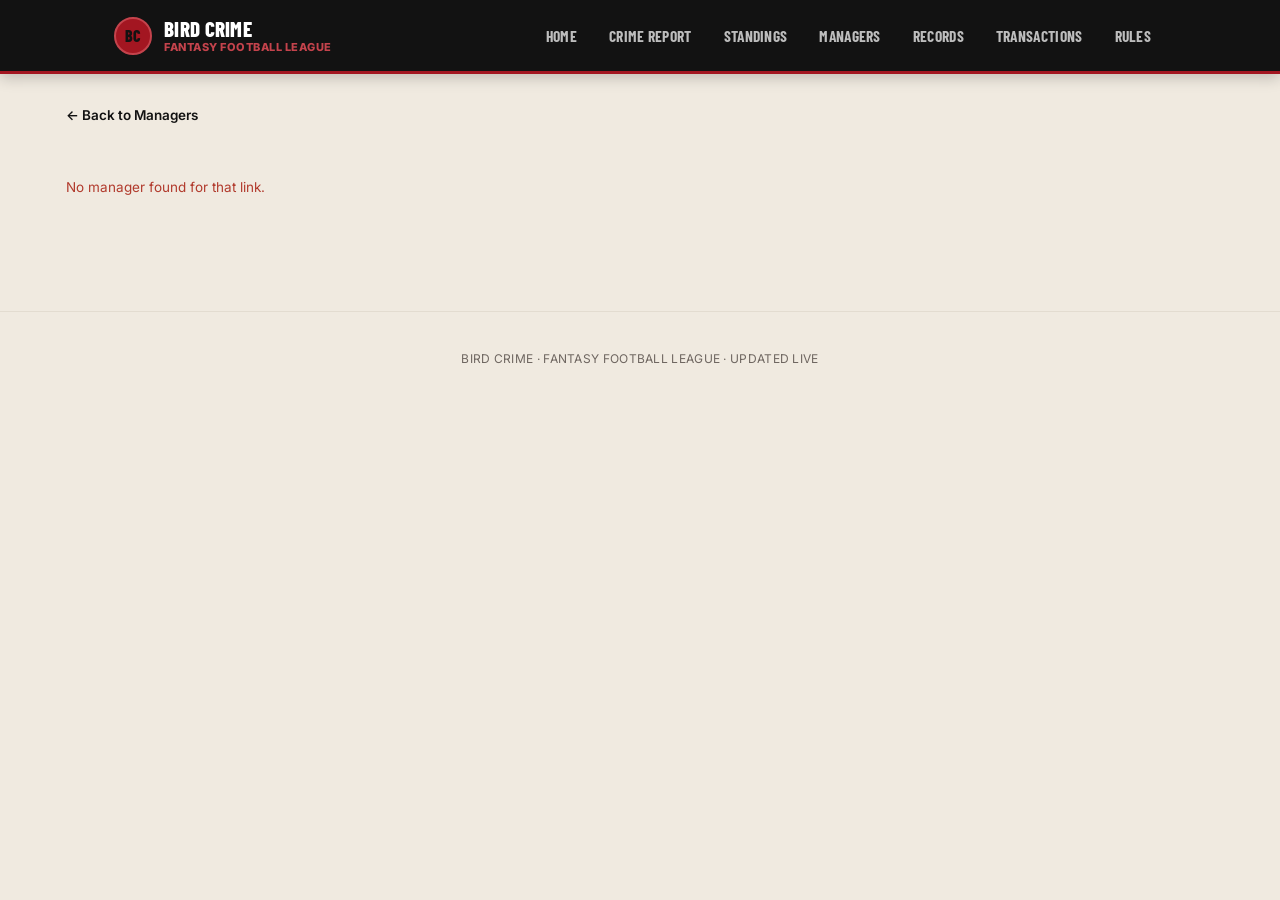
<file: manager.html>
<!DOCTYPE html>
<html lang="en">
<head>
<meta charset="UTF-8">
<meta name="viewport" content="width=device-width, initial-scale=1.0">
<title>Manager — Bird Crime</title>
<link rel="stylesheet" href="css/style.css">
</head>
<body>

<header id="site-header" class="site-header"></header>

<main>
  <div class="wrap">
    <a class="back-link" href="managers.html">&larr; Back to Managers</a>

    <div id="champion-banner-wrap"></div>

    <div id="profile-header-wrap">
      <p class="loading-note">Loading…</p>
    </div>

    <div id="profile-body"></div>
  </div>
</main>

<footer id="site-footer" class="site-footer"></footer>

<script src="js/main.js"></script>
<script src="js/data.js"></script>
<script>
(async function () {
  initChrome(""); // no nav tab active on a detail page

  const bannerWrap = document.getElementById("champion-banner-wrap");
  const headerWrap = document.getElementById("profile-header-wrap");
  const body = document.getElementById("profile-body");

  const params = new URLSearchParams(location.search);
  const id = params.get("id");

  let data;
  try {
    data = await loadLeagueData();
  } catch (err) {
    showError(headerWrap);
    return;
  }

  const { managers, seasons } = data;
  const m = managerById(managers, id);

  if (!m) {
    headerWrap.innerHTML = `<p class="error-note">No manager found for that link.</p>`;
    return;
  }

  let extras = {};
  try {
    const res = await fetch("data/manager_extras.json");
    if (res.ok) extras = await res.json();
  } catch (e) { /* not present */ }
  const extra = extras[m.user_id] || {};

  let currentRosters = {};
  try {
    const res = await fetch("data/current_rosters.json");
    if (res.ok) currentRosters = await res.json();
  } catch (e) { /* not generated yet */ }
  const rosterInfo = currentRosters[m.user_id];

  const av = avatarUrl(m.avatar);
  const at = m.all_time;
  const pr = m.playoff_record;
  const latestSeason = Object.keys(m.seasons).sort().pop();
  const currentTeam = teamNameFor(m, latestSeason);

  // Championship banners — waving flags for each year this manager won it all
  if (at.championships.length > 0) {
    const flags = at.championships.slice().reverse().map(year => {
      const sd = seasons[year];
      const row = sd ? sd.standings.find(r => r.owner_id === m.user_id) : null;
      const record = row ? `${row.wins}-${row.losses}` : "";
      return `
        <div class="pennant">
          <div class="rod"></div>
          <div class="flag">
            <div class="year">${year}</div>
            <div class="team">"${teamNameFor(m, year)}"</div>
            <div class="record">${record}</div>
          </div>
        </div>
      `;
    }).join("");
    bannerWrap.innerHTML = `<div class="pennant-band" style="margin-bottom:24px;"><div class="pennant-row">${flags}</div></div>`;
  }

  headerWrap.innerHTML = `
    <div class="profile-header">
      <div class="profile-avatar">${av ? `<img src="${av}" alt="">` : initials(m.display_name)}</div>
      <div>
        <h1 class="page-title" style="margin-bottom:2px;">${extra.real_name ? `${extra.real_name} - ${m.display_name}` : m.display_name}</h1>
        <div class="team">"${currentTeam}"${m.is_current ? "" : ' <span class="badge retired">RETIRED</span>'}</div>
      </div>
    </div>
  `;

  const bioHtml = (extra.bio_bullets && extra.bio_bullets.length)
    ? `<ul class="rules-list" style="margin:0; font-size:15px; line-height:1.7;">${extra.bio_bullets.map(b => `<li>${b}</li>`).join("")}</ul>`
    : `<p class="empty">No bio yet.</p>`;

  const posOrder = ["QB", "RB", "WR", "TE", "K", "DEF", "OTHER"];
  let rosterHtml = `<p class="loading-note">No current roster data on file yet.</p>`;
  if (rosterInfo) {
    const cols = posOrder.filter(pos => rosterInfo.by_position[pos] && rosterInfo.by_position[pos].length > 0).map(pos => {
      const players = rosterInfo.by_position[pos];
      const items = players.map(p => `<li>${p.name}</li>`).join("");
      return `<div class="card position-col"><h4>${pos}</h4><ul>${items}</ul></div>`;
    }).join("");
    rosterHtml = `<div class="roster-position-grid">${cols || '<p class="loading-note">No players on this roster.</p>'}</div>`;
  }

  let picksHtml = `<p class="loading-note">No draft pick data on file yet.</p>`;
  if (rosterInfo && rosterInfo.picks_owned) {
    const owned = rosterInfo.picks_owned.map(p =>
      p.is_own
        ? `<span class="pick-chip">${p.label}</span>`
        : `<span class="pick-chip acquired">${p.label} <span style="color:var(--muted);">(from ${p.original_owner})</span></span>`
    ).join("");
    const tradedAway = (rosterInfo.picks_traded_away || []).map(p =>
      `<span class="pick-chip traded-away">${p.label} <span style="color:var(--muted);">(to ${p.new_owner})</span></span>`
    ).join("");
    picksHtml = `
      <div class="picks-list">${owned}</div>
      ${tradedAway ? `<p class="rules-note" style="margin:14px 0 8px;">Traded away:</p><div class="picks-list">${tradedAway}</div>` : ""}
    `;
  }

  body.innerHTML = `
    <div class="card bio-card">${bioHtml}</div>

    <section class="section-wrap">
      <div class="section-banner">Stats</div>
      <div class="profile-stat-grid">
        <div class="card profile-stat-card"><div class="num">${at.wins}-${at.losses}${at.ties ? `-${at.ties}` : ""}</div><div class="lbl">All-Time Record</div></div>
        <div class="card profile-stat-card"><div class="num">${(at.win_pct * 100).toFixed(1)}%</div><div class="lbl">Win %</div></div>
        <div class="card profile-stat-card"><div class="num">${at.ppg.toFixed(2)}</div><div class="lbl">PF / Game</div></div>
        <div class="card profile-stat-card"><div class="num">${pr.wins}-${pr.losses}</div><div class="lbl">Playoff Record</div></div>
        <div class="card profile-stat-card"><div class="num">${at.championships.length}</div><div class="lbl">Championships</div></div>
        <div class="card profile-stat-card"><div class="num">${m.first_season}</div><div class="lbl">First Season</div></div>
      </div>
    </section>

    <section class="section-wrap">
      <div class="section-banner">Current Team</div>
      ${rosterHtml}
    </section>

    <section class="section-wrap">
      <div class="section-banner">Draft Picks</div>
      <div class="card" style="padding:18px 20px;">${picksHtml}</div>
    </section>

    <section class="section-wrap">
      <div class="section-banner">Favorite NFL Team</div>
      <div class="card" style="padding:16px 20px;">
        <p style="margin:0; font-size:14px;">${extra.favorite_nfl_team || "—"}</p>
      </div>
    </section>
  `;
})();
</script>
</body>
</html>
</file>
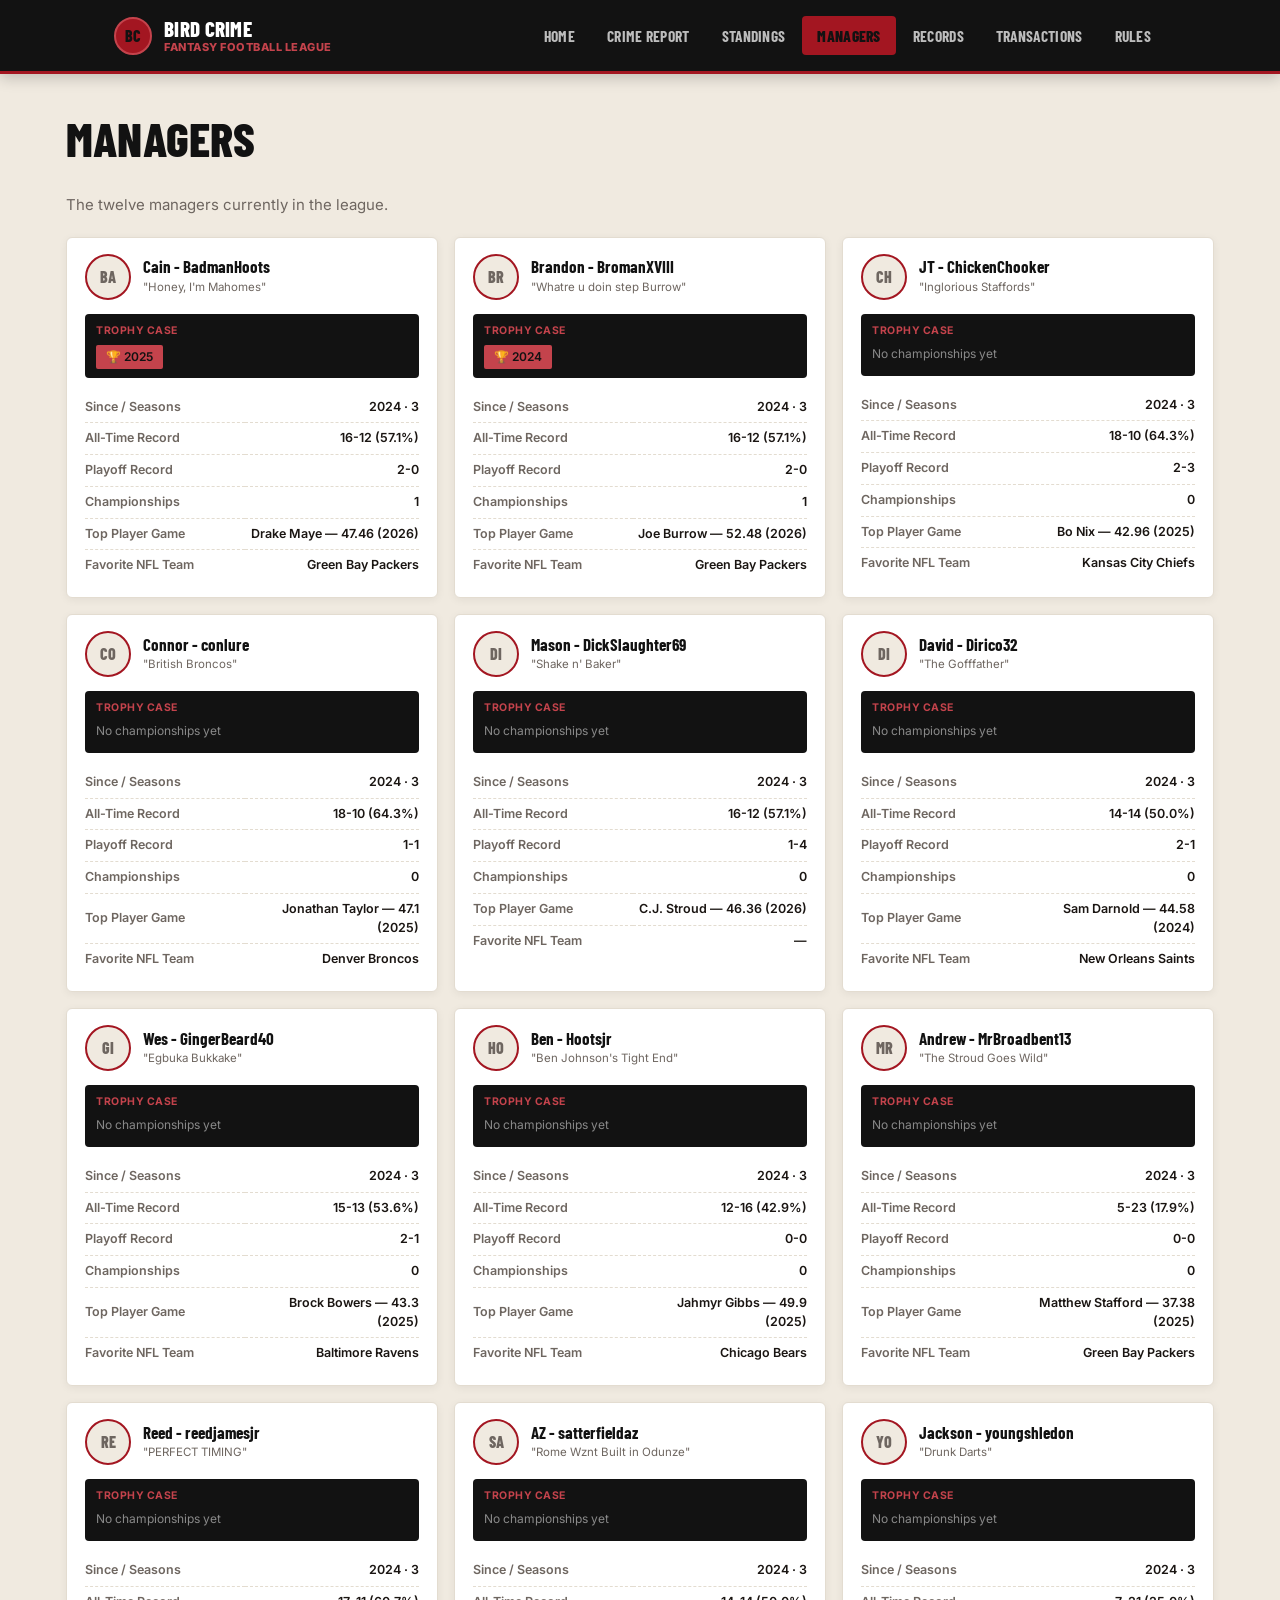
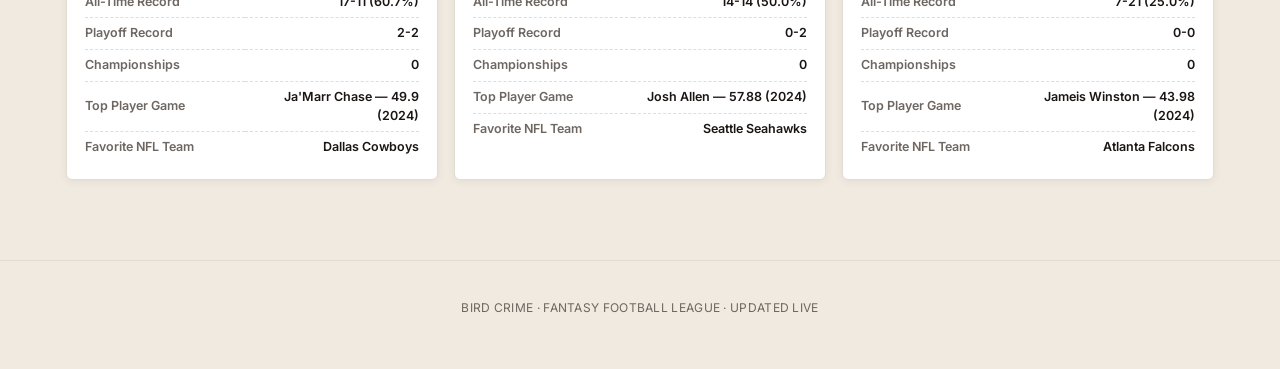
<file: managers.html>
<!DOCTYPE html>
<html lang="en">
<head>
<meta charset="UTF-8">
<meta name="viewport" content="width=device-width, initial-scale=1.0">
<title>Managers — Bird Crime</title>
<link rel="stylesheet" href="css/style.css">
</head>
<body>

<header id="site-header" class="site-header"></header>

<main>
  <div class="wrap">
    <h1 class="page-title">Managers</h1>
    <p class="page-lede">The twelve managers currently in the league.</p>

    <div id="managers-grid" class="managers-grid">
      <p class="loading-note">Loading…</p>
    </div>
  </div>
</main>

<footer id="site-footer" class="site-footer"></footer>

<script src="js/main.js"></script>
<script src="js/data.js"></script>
<script>
(async function () {
  initChrome("managers.html");
  const grid = document.getElementById("managers-grid");

  let data;
  try {
    data = await loadLeagueData();
  } catch (err) {
    showError(grid);
    return;
  }

  const { managers } = data;
  const currentManagers = managers.filter(m => m.is_current).slice().sort((a, b) => a.display_name.localeCompare(b.display_name));

  let extras = {};
  try {
    const res = await fetch("data/manager_extras.json");
    if (res.ok) extras = await res.json();
  } catch (e) { /* not present */ }

  let topPlayerGame = {};
  try {
    const res = await fetch("data/advanced_stats.json");
    if (res.ok) {
      const adv = await res.json();
      topPlayerGame = adv.top_player_game || {};
    }
  } catch (e) { /* not generated yet */ }

  const currentTeamName = (m) => {
    const latestSeason = Object.keys(m.seasons).sort().pop();
    return teamNameFor(m, latestSeason);
  };

  grid.innerHTML = currentManagers.map(m => {
    const at = m.all_time;
    const pr = m.playoff_record;
    const av = avatarUrl(m.avatar);
    const seasonCount = Object.keys(m.seasons).length;
    const favTeam = (extras[m.user_id] && extras[m.user_id].favorite_nfl_team) || null;
    const realName = (extras[m.user_id] && extras[m.user_id].real_name) || null;
    const tpg = topPlayerGame[m.user_id];

    const trophyBadges = at.championships.map(year => `<span class="trophy-badge">🏆 ${year}</span>`).join("");

    return `
      <a class="card manager-profile-card" href="manager.html?id=${m.user_id}">
        <div class="manager-profile-header">
          <div class="manager-profile-avatar">${av ? `<img src="${av}" alt="">` : initials(m.display_name)}</div>
          <div>
            <h3>${realName ? `${realName} - ${m.display_name}` : m.display_name}</h3>
            <div class="team">"${currentTeamName(m)}"</div>
          </div>
        </div>

        <div class="trophy-case">
          <p class="trophy-case-label">Trophy Case</p>
          <div class="trophy-badges">${trophyBadges || '<span class="none">No championships yet</span>'}</div>
        </div>

        <table class="manager-stat-table">
          <tr><td>Since / Seasons</td><td>${m.first_season} &middot; ${seasonCount}</td></tr>
          <tr><td>All-Time Record</td><td>${at.wins}-${at.losses}${at.ties ? `-${at.ties}` : ""} (${(at.win_pct * 100).toFixed(1)}%)</td></tr>
          <tr><td>Playoff Record</td><td>${pr.wins}-${pr.losses}</td></tr>
          <tr><td>Championships</td><td>${at.championships.length}</td></tr>
          <tr><td>Top Player Game</td><td>${tpg ? `${tpg.player_name} &mdash; ${tpg.points} (${tpg.season})` : "—"}</td></tr>
          <tr><td>Favorite NFL Team</td><td>${favTeam || "—"}</td></tr>
        </table>
      </a>
    `;
  }).join("");
})();
</script>
</body>
</html>
</file>
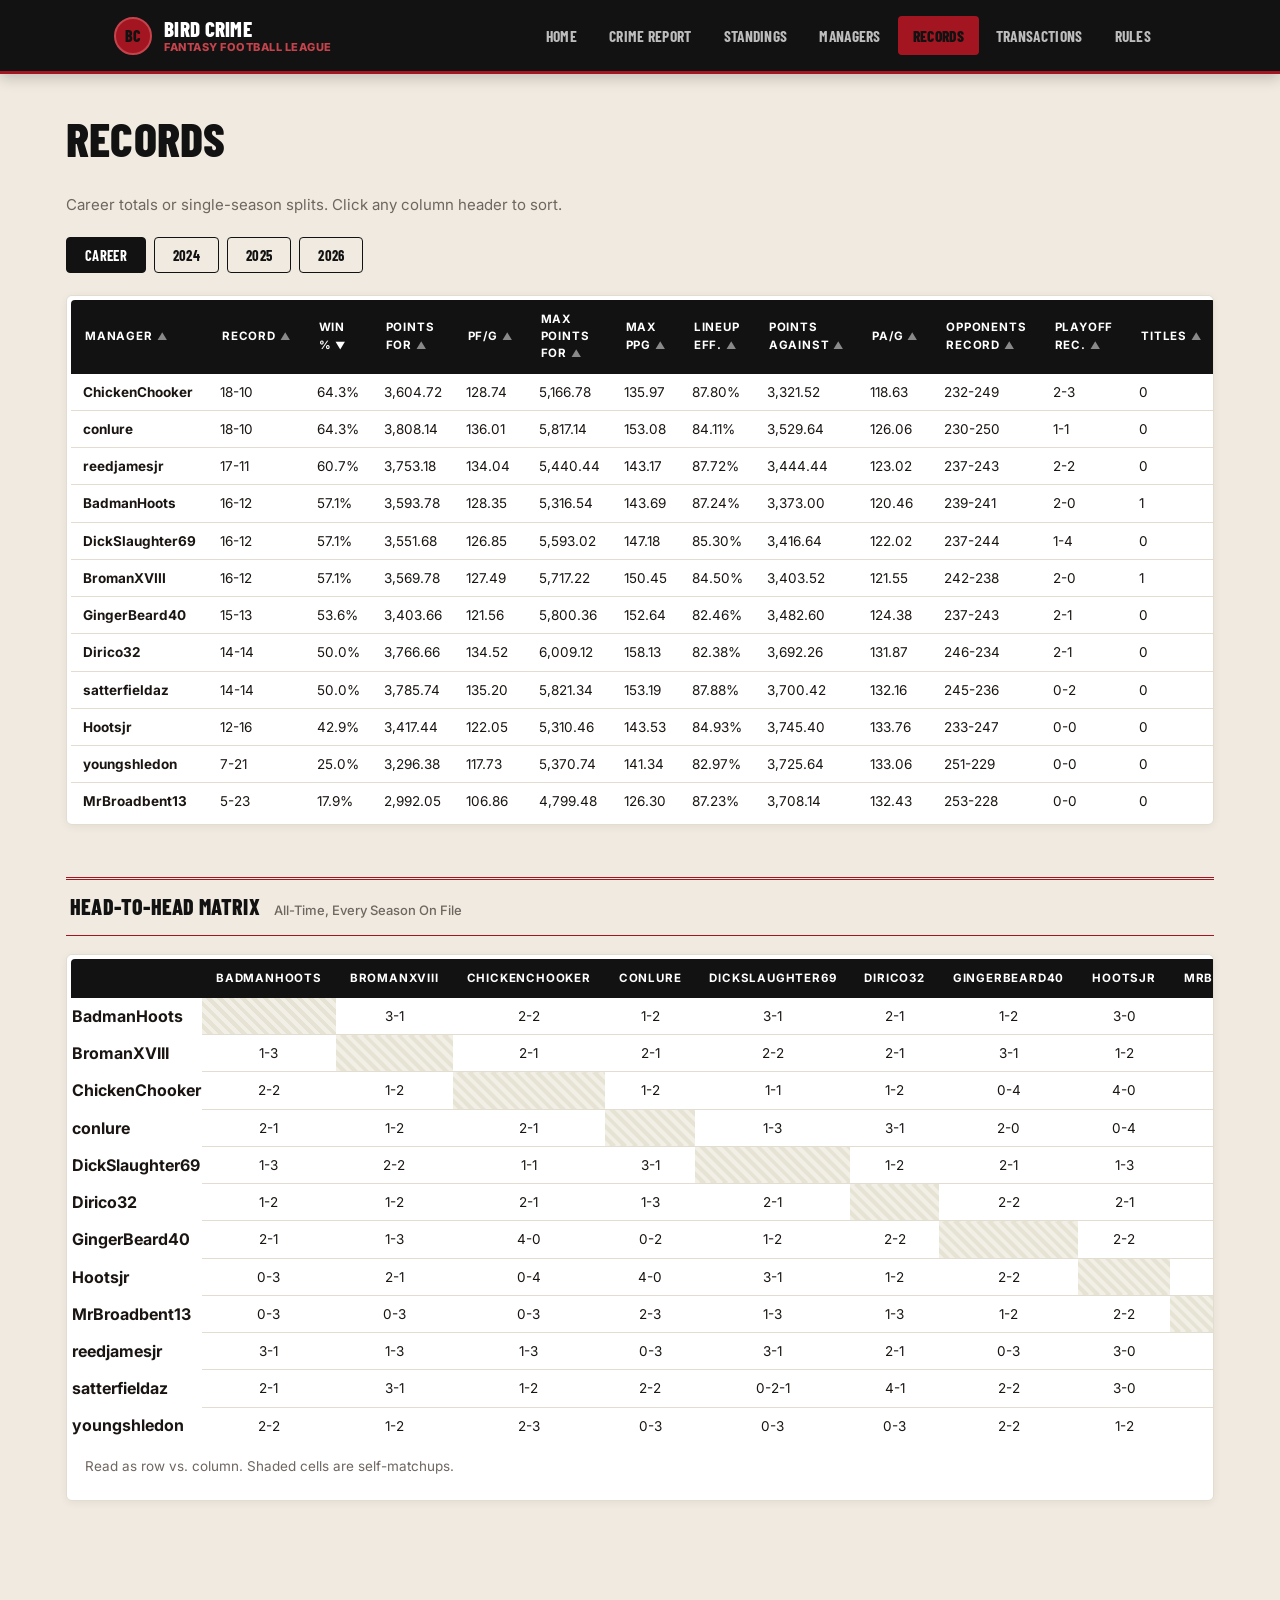
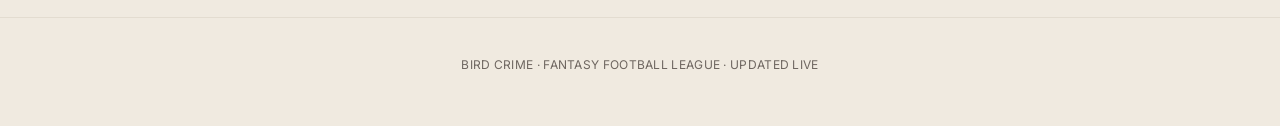
<file: records.html>
<!DOCTYPE html>
<html lang="en">
<head>
<meta charset="UTF-8">
<meta name="viewport" content="width=device-width, initial-scale=1.0">
<title>Records — Bird Crime</title>
<link rel="stylesheet" href="css/style.css">
</head>
<body>

<header id="site-header" class="site-header"></header>

<main>
  <div class="wrap">
    <h1 class="page-title">Records</h1>
    <p class="page-lede">Career totals or single-season splits. Click any column header to sort.</p>

    <div id="view-picker" class="season-picker"></div>

    <div id="records-table-wrap" class="table-card card">
      <p class="loading-note">Loading…</p>
    </div>

    <div class="retired-subsection" id="retired-section" style="display:none;">
      <p class="retired-subhead">Retired Managers — no longer in the league, records preserved for the record</p>
      <div id="retired-table-wrap" class="table-card card"></div>
    </div>

    <section class="section-wrap" style="margin-top:52px;" aria-labelledby="h2h-head">
      <div class="section-banner" id="h2h-head">Head-to-Head Matrix <span class="tag">All-Time, Every Season On File</span></div>
      <div id="h2h-body">
        <p class="loading-note">Loading…</p>
      </div>
    </section>
  </div>
</main>

<footer id="site-footer" class="site-footer"></footer>

<script src="js/main.js"></script>
<script src="js/data.js"></script>
<script>
function fmtNum(value, decimals = 2) {
  if (value == null || Number.isNaN(value)) return "—";
  return value.toLocaleString("en-US", { minimumFractionDigits: decimals, maximumFractionDigits: decimals });
}

(async function () {
  initChrome("records.html");
  const pickerEl = document.getElementById("view-picker");
  const wrap = document.getElementById("records-table-wrap");
  const retiredSection = document.getElementById("retired-section");
  const retiredWrap = document.getElementById("retired-table-wrap");

  let data;
  try {
    data = await loadLeagueData();
  } catch (err) {
    showError(wrap);
    return;
  }

  const { managers, seasons, allSeasons } = data;
  const currentManagers = managers.filter(m => m.is_current);
  const retiredManagers = managers.filter(m => !m.is_current);

  let efficiencyData = { by_season: {}, career: {} };
  try {
    const res = await fetch("data/lineup_efficiency.json");
    if (res.ok) efficiencyData = await res.json();
  } catch (e) { /* not generated yet */ }

  let advancedData = { opponents_record: {}, top_player_game: {} };
  try {
    const res = await fetch("data/advanced_stats.json");
    if (res.ok) advancedData = await res.json();
  } catch (e) { /* not generated yet */ }

  function careerOpponentsRecord(ownerId) {
    let wins = 0, losses = 0, found = false;
    for (const season of Object.keys(advancedData.opponents_record || {})) {
      const rec = advancedData.opponents_record[season][ownerId];
      if (rec) { wins += rec.wins; losses += rec.losses; found = true; }
    }
    return found ? { wins, losses } : null;
  }

  // "Place" reflects true final postseason placement (not just regular-season seed) —
  // computed server-side by walking the playoff bracket. Shown on year views only,
  // as the rightmost column.
  const placeColumn = { key: "place", label: "Place", sortKey: r => r.place, fmt: r => r.place };

  const baseColumns = [
    { key: "name", label: "Manager", sortKey: r => r.name.toLowerCase(), fmt: r => `<strong>${r.name}</strong>` },
    { key: "record", label: "Record", sortKey: r => r.win_pct, fmt: r => r.record },
    { key: "win_pct", label: "Win %", sortKey: r => r.win_pct, fmt: r => `${(r.win_pct * 100).toFixed(1)}%` },
    { key: "points_for", label: "Points For", sortKey: r => r.points_for, fmt: r => fmtNum(r.points_for) },
    { key: "ppg", label: "PF/G", sortKey: r => r.ppg, fmt: r => fmtNum(r.ppg) },
    { key: "max_pf", label: "Max Points For", sortKey: r => (r.max_pf == null ? -1 : r.max_pf), fmt: r => fmtNum(r.max_pf) },
    { key: "max_ppg", label: "Max PPG", sortKey: r => (r.max_ppg == null ? -1 : r.max_ppg), fmt: r => fmtNum(r.max_ppg) },
    { key: "efficiency", label: "Lineup Eff.", sortKey: r => (r.efficiency == null ? -1 : r.efficiency), fmt: r => r.efficiency == null ? "—" : `${r.efficiency.toFixed(2)}%` },
    { key: "points_against", label: "Points Against", sortKey: r => r.points_against, fmt: r => fmtNum(r.points_against) },
    { key: "papg", label: "PA/G", sortKey: r => r.papg, fmt: r => fmtNum(r.papg) },
    { key: "opp_record", label: "Opponents Record", sortKey: r => r.opp_win_pct, fmt: r => r.opp_record || "—" },
  ];
  const careerOnlyColumns = [
    { key: "playoff_record", label: "Playoff Rec.", sortKey: r => (r.playoff_wins - r.playoff_losses), fmt: r => r.playoff_record },
    { key: "titles", label: "Titles", sortKey: r => r.titles, fmt: r => r.titles },
  ];

  function careerRowsFor(managerList) {
    return managerList.map(m => {
      const at = m.all_time;
      const pr = m.playoff_record;
      const eff = efficiencyData.career[m.user_id];
      const oppRec = careerOpponentsRecord(m.user_id);
      const maxPf = eff ? eff.max_pf : null;
      const maxPpg = eff && eff.weeks_counted ? eff.max_pf / eff.weeks_counted : null;
      return {
        name: m.display_name,
        win_pct: at.win_pct,
        record: `${at.wins}-${at.losses}${at.ties ? `-${at.ties}` : ""}`,
        points_for: at.points_for,
        ppg: at.ppg,
        max_pf: maxPf,
        max_ppg: maxPpg,
        efficiency: eff ? eff.efficiency_pct : null,
        points_against: at.points_against,
        papg: at.papg,
        opp_record: oppRec ? `${oppRec.wins}-${oppRec.losses}` : null,
        opp_win_pct: oppRec && (oppRec.wins + oppRec.losses) ? oppRec.wins / (oppRec.wins + oppRec.losses) : -1,
        playoff_wins: pr.wins,
        playoff_losses: pr.losses,
        playoff_record: `${pr.wins}-${pr.losses}`,
        titles: at.championships.length,
      };
    });
  }

  function seasonRowsFor(season) {
    // Year views include EVERY manager who played that season, current or retired.
    const sd = seasons[season];
    if (!sd) return [];
    const effForSeason = (efficiencyData.by_season && efficiencyData.by_season[season]) || {};
    const oppForSeason = (advancedData.opponents_record && advancedData.opponents_record[season]) || {};
    return sd.standings.map(row => {
      const m = managerById(managers, row.owner_id);
      const eff = effForSeason[row.owner_id];
      const oppRec = oppForSeason[row.owner_id];
      const maxPf = eff ? eff.max_pf : null;
      const maxPpg = eff && eff.weeks_counted ? eff.max_pf / eff.weeks_counted : null;
      return {
        place: row.final_placement != null ? row.final_placement : "—",
        name: m.display_name,
        win_pct: row.win_pct,
        record: `${row.wins}-${row.losses}${row.ties ? `-${row.ties}` : ""}`,
        points_for: row.points_for,
        ppg: row.ppg,
        max_pf: maxPf,
        max_ppg: maxPpg,
        efficiency: eff ? eff.efficiency_pct : null,
        points_against: row.points_against,
        papg: row.papg,
        opp_record: oppRec ? `${oppRec.wins}-${oppRec.losses}` : null,
        opp_win_pct: oppRec && (oppRec.wins + oppRec.losses) ? oppRec.wins / (oppRec.wins + oppRec.losses) : -1,
      };
    });
  }

  let currentView = "career";
  let sortState = { key: "win_pct", dir: -1 };
  let retiredSortState = { key: "win_pct", dir: -1 };

  function activeColumns() {
    if (currentView === "career") return [...baseColumns, ...careerOnlyColumns];
    return [...baseColumns, placeColumn]; // Place is rightmost on year views
  }

  function buildTable(rows, sState, columns) {
    const sorted = rows.slice().sort((a, b) => {
      const col = columns.find(c => c.key === sState.key) || columns[0];
      const av = col.sortKey(a), bv = col.sortKey(b);
      if (av < bv) return -1 * sState.dir;
      if (av > bv) return 1 * sState.dir;
      return 0;
    });
    const headHtml = columns.map(c => {
      const isSorted = c.key === sState.key;
      const arrow = isSorted ? (sState.dir === 1 ? "▲" : "▼") : "▲";
      return `<th class="sortable${isSorted ? " sorted" : ""}" data-key="${c.key}">${c.label}<span class="arrow">${arrow}</span></th>`;
    }).join("");
    const bodyHtml = sorted.map(r => `<tr>${columns.map(c => `<td>${c.fmt(r)}</td>`).join("")}</tr>`).join("");
    return { headHtml, bodyHtml };
  }

  function render() {
    const columns = activeColumns();
    if (!columns.find(c => c.key === sortState.key)) {
      sortState = currentView === "career" ? { key: "win_pct", dir: -1 } : { key: "place", dir: 1 };
    }
    const rows = currentView === "career" ? careerRowsFor(currentManagers) : seasonRowsFor(currentView);
    const { headHtml, bodyHtml } = buildTable(rows, sortState, columns);

    wrap.innerHTML = `
      <table>
        <thead><tr>${headHtml}</tr></thead>
        <tbody>${bodyHtml}</tbody>
      </table>
    `;

    wrap.querySelectorAll("th.sortable").forEach(th => {
      th.addEventListener("click", () => {
        const key = th.dataset.key;
        if (sortState.key === key) sortState.dir *= -1;
        else sortState = { key, dir: -1 };
        render();
      });
    });

    renderRetired();
  }

  function renderRetired() {
    if (currentView !== "career" || retiredManagers.length === 0) {
      retiredSection.style.display = "none";
      return;
    }
    retiredSection.style.display = "";
    const columns = activeColumns();
    if (!columns.find(c => c.key === retiredSortState.key)) retiredSortState = { key: "win_pct", dir: -1 };
    const rows = careerRowsFor(retiredManagers);
    const { headHtml, bodyHtml } = buildTable(rows, retiredSortState, columns);
    retiredWrap.innerHTML = `
      <table>
        <thead><tr>${headHtml}</tr></thead>
        <tbody>${bodyHtml}</tbody>
      </table>
    `;
    retiredWrap.querySelectorAll("th.sortable").forEach(th => {
      th.addEventListener("click", () => {
        const key = th.dataset.key;
        if (retiredSortState.key === key) retiredSortState.dir *= -1;
        else retiredSortState = { key, dir: -1 };
        renderRetired();
      });
    });
  }

  function renderPicker() {
    const options = [{ key: "career", label: "Career" }, ...allSeasons.map(s => ({ key: s, label: s }))];
    pickerEl.innerHTML = options.map(o => `<button class="season-btn${o.key === currentView ? " active" : ""}" data-view="${o.key}">${o.label}</button>`).join("");
    pickerEl.querySelectorAll(".season-btn").forEach(btn => {
      btn.addEventListener("click", () => {
        currentView = btn.dataset.view;
        pickerEl.querySelectorAll(".season-btn").forEach(b => b.classList.remove("active"));
        btn.classList.add("active");
        render();
      });
    });
  }

  renderPicker();
  render();

  // ---- Head-to-head matrix (current managers only) ----
  const h2hBody = document.getElementById("h2h-body");
  let h2h = null;
  try {
    const res = await fetch("data/h2h.json");
    if (res.ok) h2h = await res.json();
  } catch (e) { /* not generated yet */ }

  function renderH2H() {
    if (!h2h || Object.keys(h2h).length === 0) {
      h2hBody.innerHTML = `<p class="loading-note">No matchup data on file yet.</p>`;
      return;
    }
    const sortedManagers = currentManagers.slice().sort((a, b) => a.display_name.localeCompare(b.display_name));
    const headerRow = `<th></th>` + sortedManagers.map(m => `<th>${m.display_name}</th>`).join("");
    const bodyRows = sortedManagers.map(rowM => {
      const cells = sortedManagers.map(colM => {
        if (rowM.user_id === colM.user_id) return `<td class="h2h-cell-self"></td>`;
        const rec = (h2h[rowM.user_id] && h2h[rowM.user_id][colM.user_id]) || null;
        if (!rec) return `<td>—</td>`;
        const tieStr = rec.ties ? `-${rec.ties}` : "";
        return `<td>${rec.wins}-${rec.losses}${tieStr}</td>`;
      }).join("");
      return `<tr><th>${rowM.display_name}</th>${cells}</tr>`;
    }).join("");

    h2hBody.innerHTML = `
      <div class="table-card card">
        <table class="h2h-table">
          <thead><tr>${headerRow}</tr></thead>
          <tbody>${bodyRows}</tbody>
        </table>
        <p class="rules-note" style="padding:12px 14px 6px;">Read as row vs. column. Shaded cells are self-matchups.</p>
      </div>
    `;
  }

  renderH2H();
})();
</script>
</body>
</html>
</file>
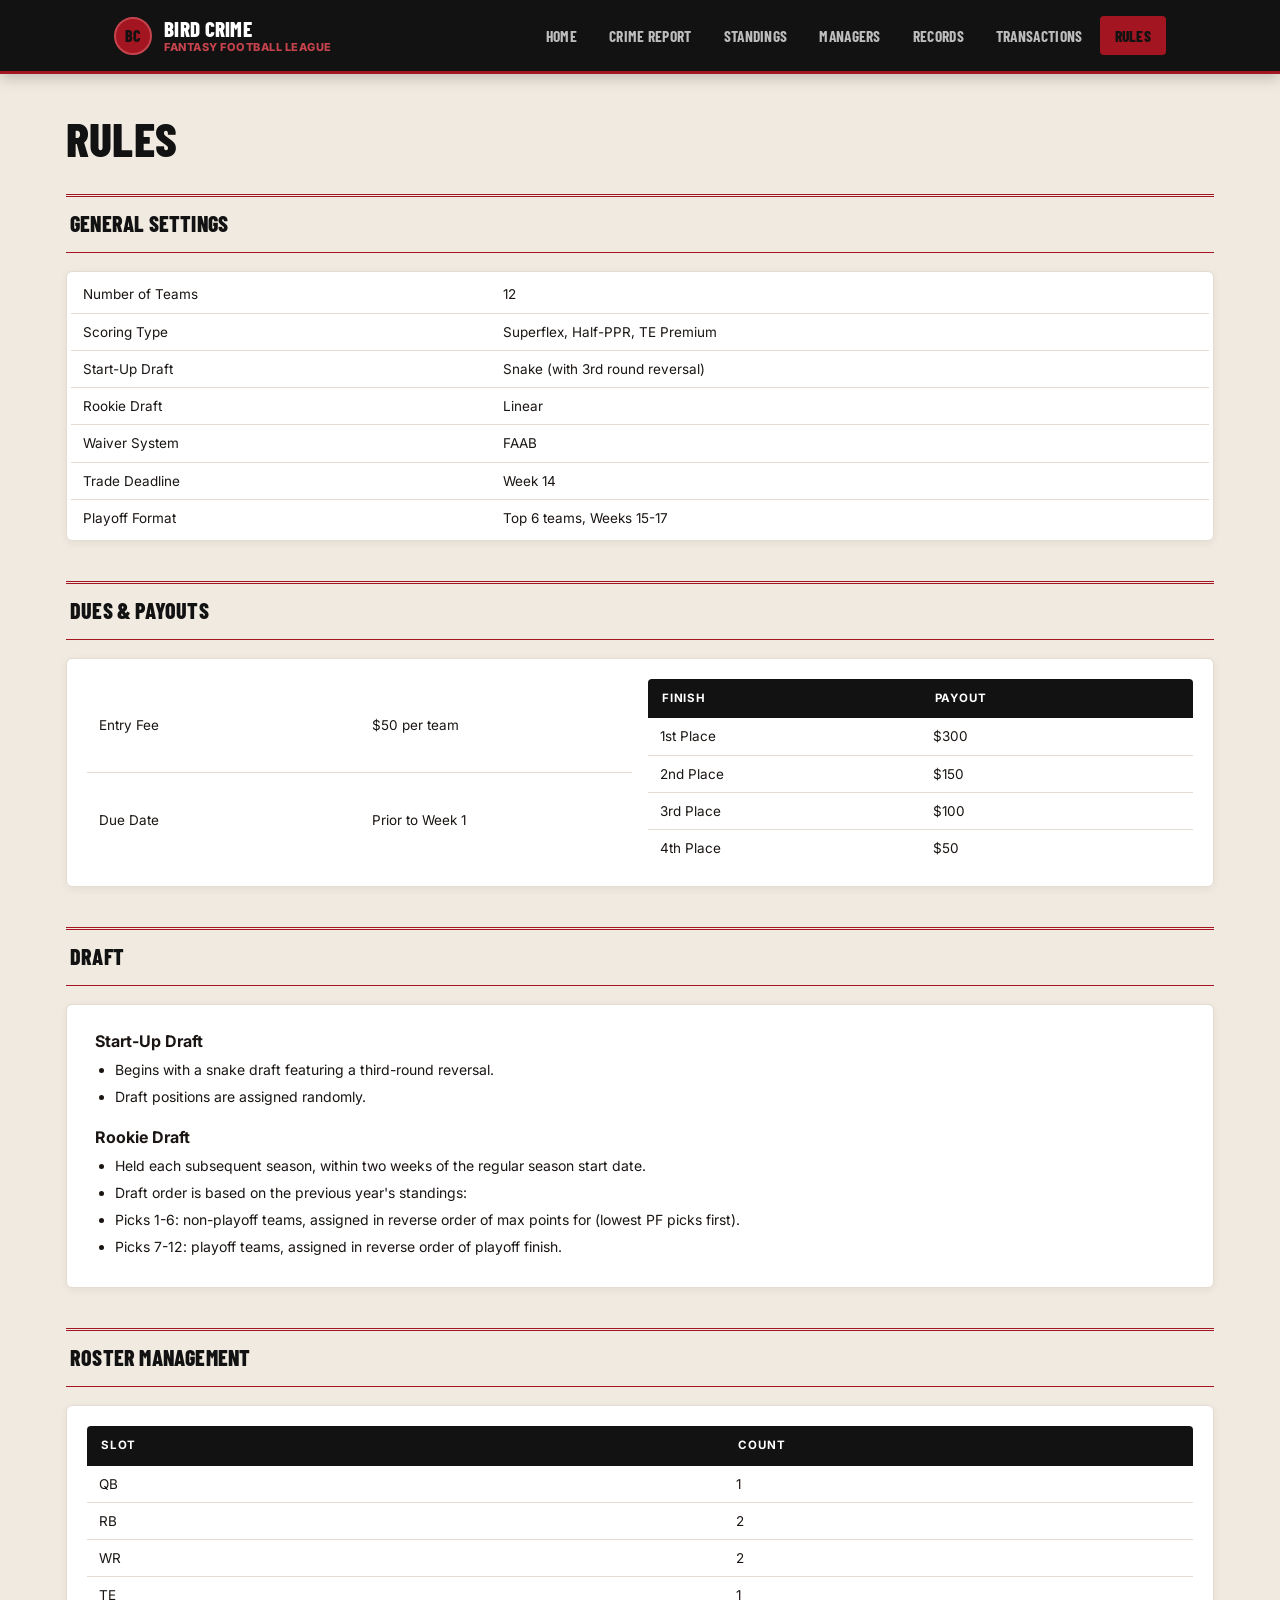
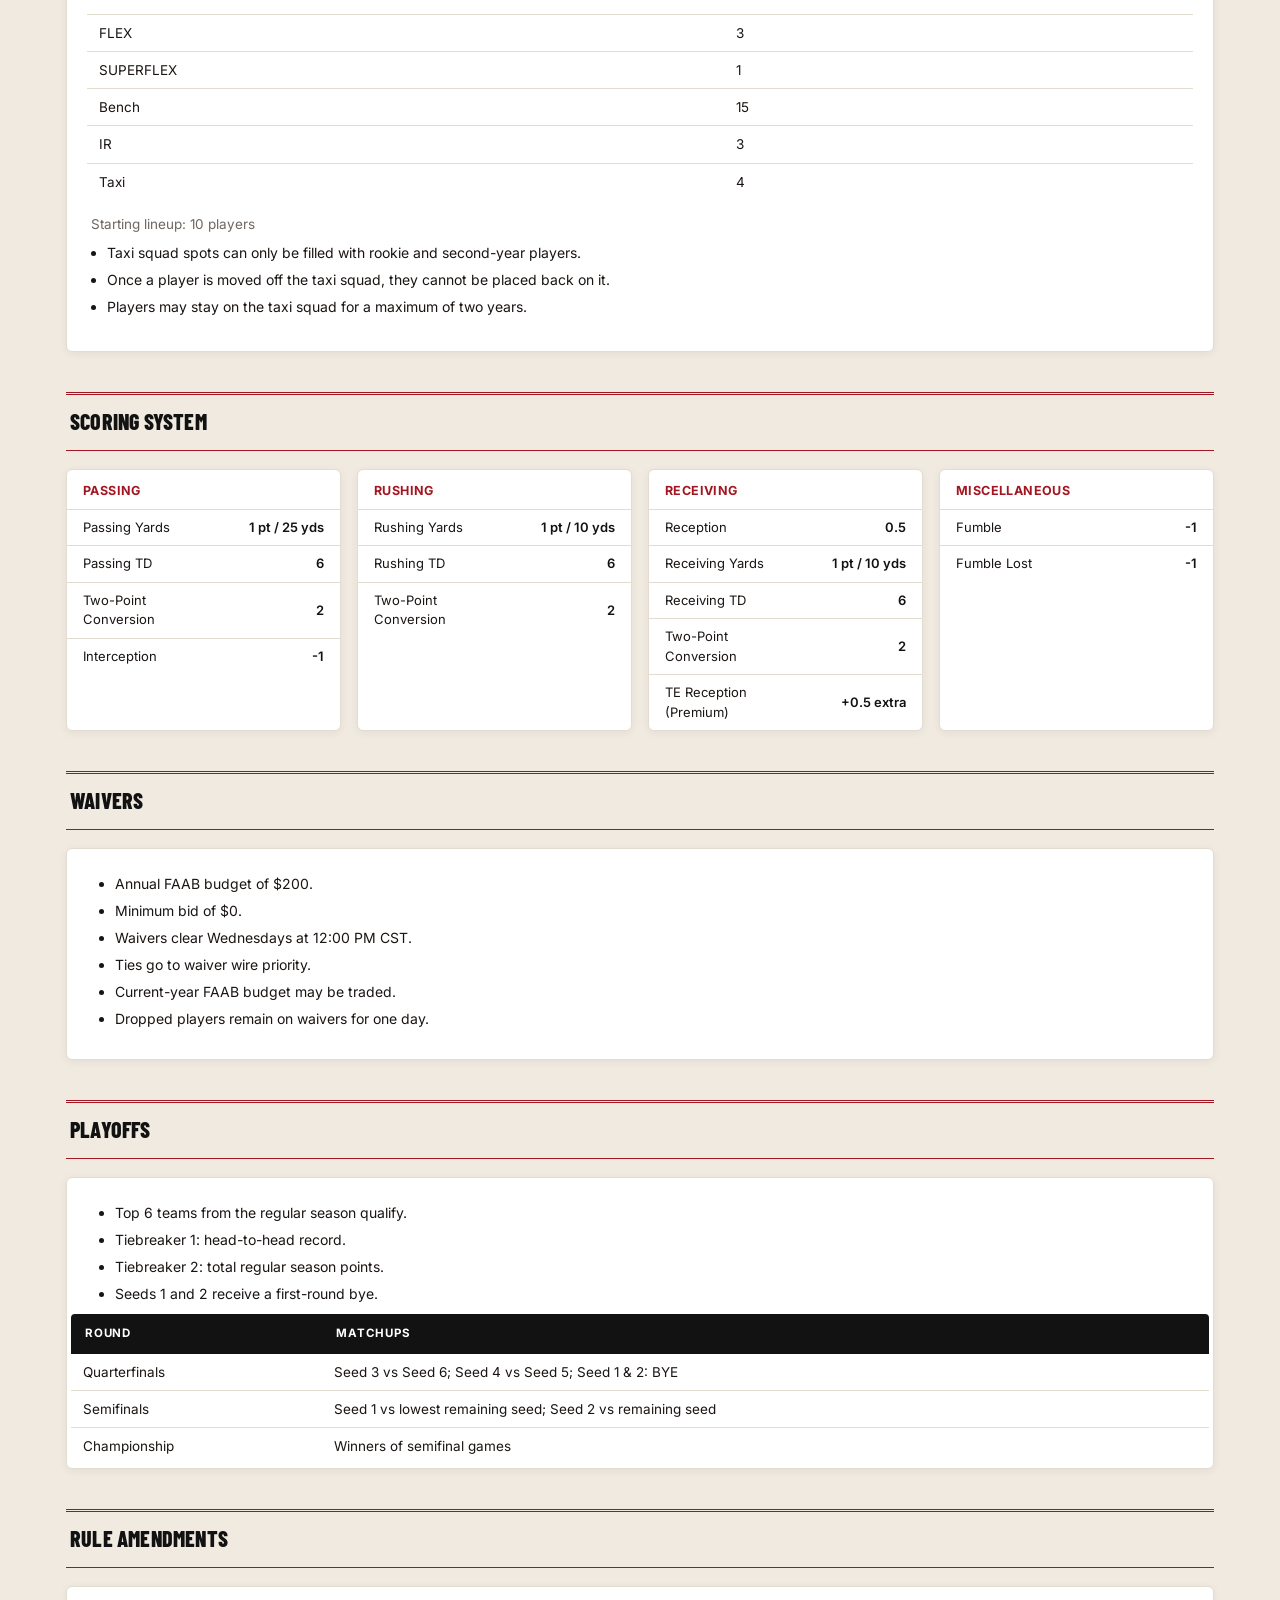
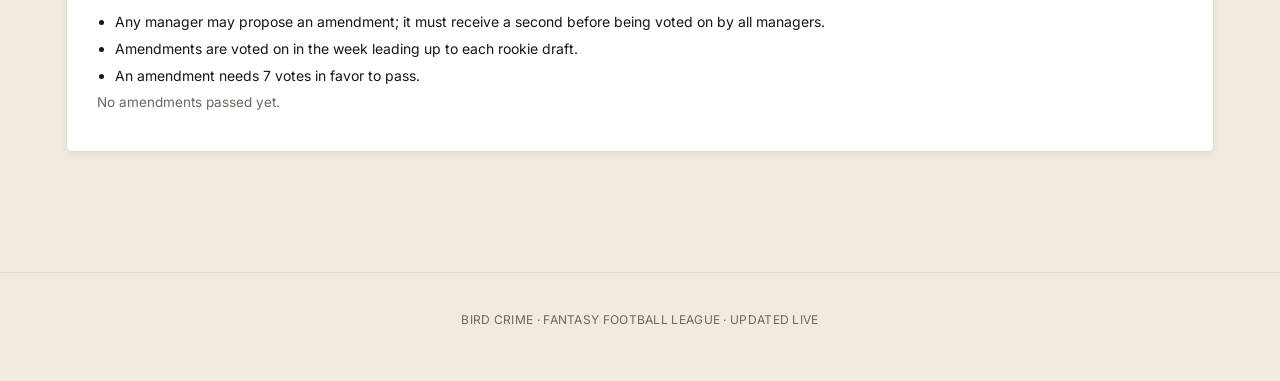
<file: rules.html>
<!DOCTYPE html>
<html lang="en">
<head>
<meta charset="UTF-8">
<meta name="viewport" content="width=device-width, initial-scale=1.0">
<title>Rules — Bird Crime</title>
<link rel="stylesheet" href="css/style.css">
</head>
<body>

<header id="site-header" class="site-header"></header>

<main>
  <div class="wrap">
    <h1 class="page-title">Rules</h1>

    <div id="rules-body">
      <p class="loading-note">Loading…</p>
    </div>
  </div>
</main>

<footer id="site-footer" class="site-footer"></footer>

<script src="js/main.js"></script>
<script>
initChrome("rules.html");

(async function () {
  const body = document.getElementById("rules-body");
  let r;
  try {
    const res = await fetch("data/rules.json");
    r = await res.json();
  } catch (err) {
    showError(body, "Couldn't load the rules file.");
    return;
  }

  function section(title, innerHtml) {
    return `
      <section class="rules-section">
        <div class="section-banner">${title}</div>
        <div class="table-card card">${innerHtml}</div>
      </section>
    `;
  }

  const generalRows = r.general_settings.map(s => `<tr><td>${s.label}</td><td>${s.value}</td></tr>`).join("");
  const generalHtml = `<table><tbody>${generalRows}</tbody></table>`;

  const duesRows = r.dues_and_payouts.dues.map(d => `<tr><td>${d.label}</td><td>${d.value}</td></tr>`).join("");
  const payoutRows = r.dues_and_payouts.payouts.map(p => `<tr><td>${p.place}</td><td>${p.amount}</td></tr>`).join("");
  const duesHtml = `
    <div class="glance-cols" style="padding:16px;">
      <table><tbody>${duesRows}</tbody></table>
      <table><thead><tr><th>Finish</th><th>Payout</th></tr></thead><tbody>${payoutRows}</tbody></table>
    </div>
  `;

  const draftHtml = `
    <div style="padding:20px 24px;">
      <p style="font-weight:700; margin:0 0 6px;">Start-Up Draft</p>
      <ul class="rules-list">${r.draft.startup.map(x => `<li>${x}</li>`).join("")}</ul>
      <p style="font-weight:700; margin:18px 0 6px;">Rookie Draft</p>
      <ul class="rules-list">${r.draft.rookie.map(x => `<li>${x}</li>`).join("")}</ul>
    </div>
  `;

  const rosterRows = r.roster.slots.map(s => `<tr><td>${s.position}</td><td>${s.count}</td></tr>`).join("");
  const rosterHtml = `
    <div style="padding:16px;">
      <table><thead><tr><th>Slot</th><th>Count</th></tr></thead><tbody>${rosterRows}</tbody></table>
      <p style="font-size:13.5px; color:var(--muted); margin:14px 4px 8px;">Starting lineup: ${r.roster.starting_lineup_total} players</p>
      <ul class="rules-list" style="padding:0 20px 8px;">${r.roster.notes.map(x => `<li>${x}</li>`).join("")}</ul>
    </div>
  `;

  function scoringTable(title, rowsData) {
    const rows = rowsData.map(x => `<tr><td>${x.stat}</td><td>${x.points}</td></tr>`).join("");
    return `
      <div class="card scoring-subcard">
        <p class="scoring-subhead">${title}</p>
        <table><tbody>${rows}</tbody></table>
      </div>
    `;
  }
  const scoringHtml = `
    <div class="scoring-grid">
      ${scoringTable("Passing", r.scoring.passing)}
      ${scoringTable("Rushing", r.scoring.rushing)}
      ${scoringTable("Receiving", r.scoring.receiving)}
      ${scoringTable("Miscellaneous", r.scoring.misc)}
    </div>
  `;
  const scoringSection = `
    <section class="rules-section">
      <div class="section-banner">Scoring System</div>
      ${scoringHtml}
    </section>
  `;

  const waiversHtml = `<div style="padding:20px 24px;"><ul class="rules-list">${r.waivers.map(x => `<li>${x}</li>`).join("")}</ul></div>`;

  const playoffStructure = r.playoffs.structure.map(x => `<li>${x}</li>`).join("");
  const bracketRows = r.playoffs.bracket.map(b => `<tr><td>${b.round}</td><td>${b.matchups.join("; ")}</td></tr>`).join("");
  const playoffsHtml = `
    <div style="padding:20px 24px 4px;">
      <ul class="rules-list">${playoffStructure}</ul>
    </div>
    <table><thead><tr><th>Round</th><th>Matchups</th></tr></thead><tbody>${bracketRows}</tbody></table>
  `;

  const amendHtml = `
    <div style="padding:20px 24px;">
      <ul class="rules-list">${r.amendments.process.map(x => `<li>${x}</li>`).join("")}</ul>
      ${r.amendments.passed.length
        ? `<p style="font-weight:700; margin:16px 0 6px;">Passed Amendments</p><ul class="rules-list">${r.amendments.passed.map(x => `<li>${x}</li>`).join("")}</ul>`
        : `<p class="rules-note">No amendments passed yet.</p>`}
    </div>
  `;

  body.innerHTML = [
    section("General Settings", generalHtml),
    section("Dues &amp; Payouts", duesHtml),
    section("Draft", draftHtml),
    section("Roster Management", rosterHtml),
    scoringSection,
    section("Waivers", waiversHtml),
    section("Playoffs", playoffsHtml),
    section("Rule Amendments", amendHtml),
  ].join("");
})();
</script>
</body>
</html>
</file>
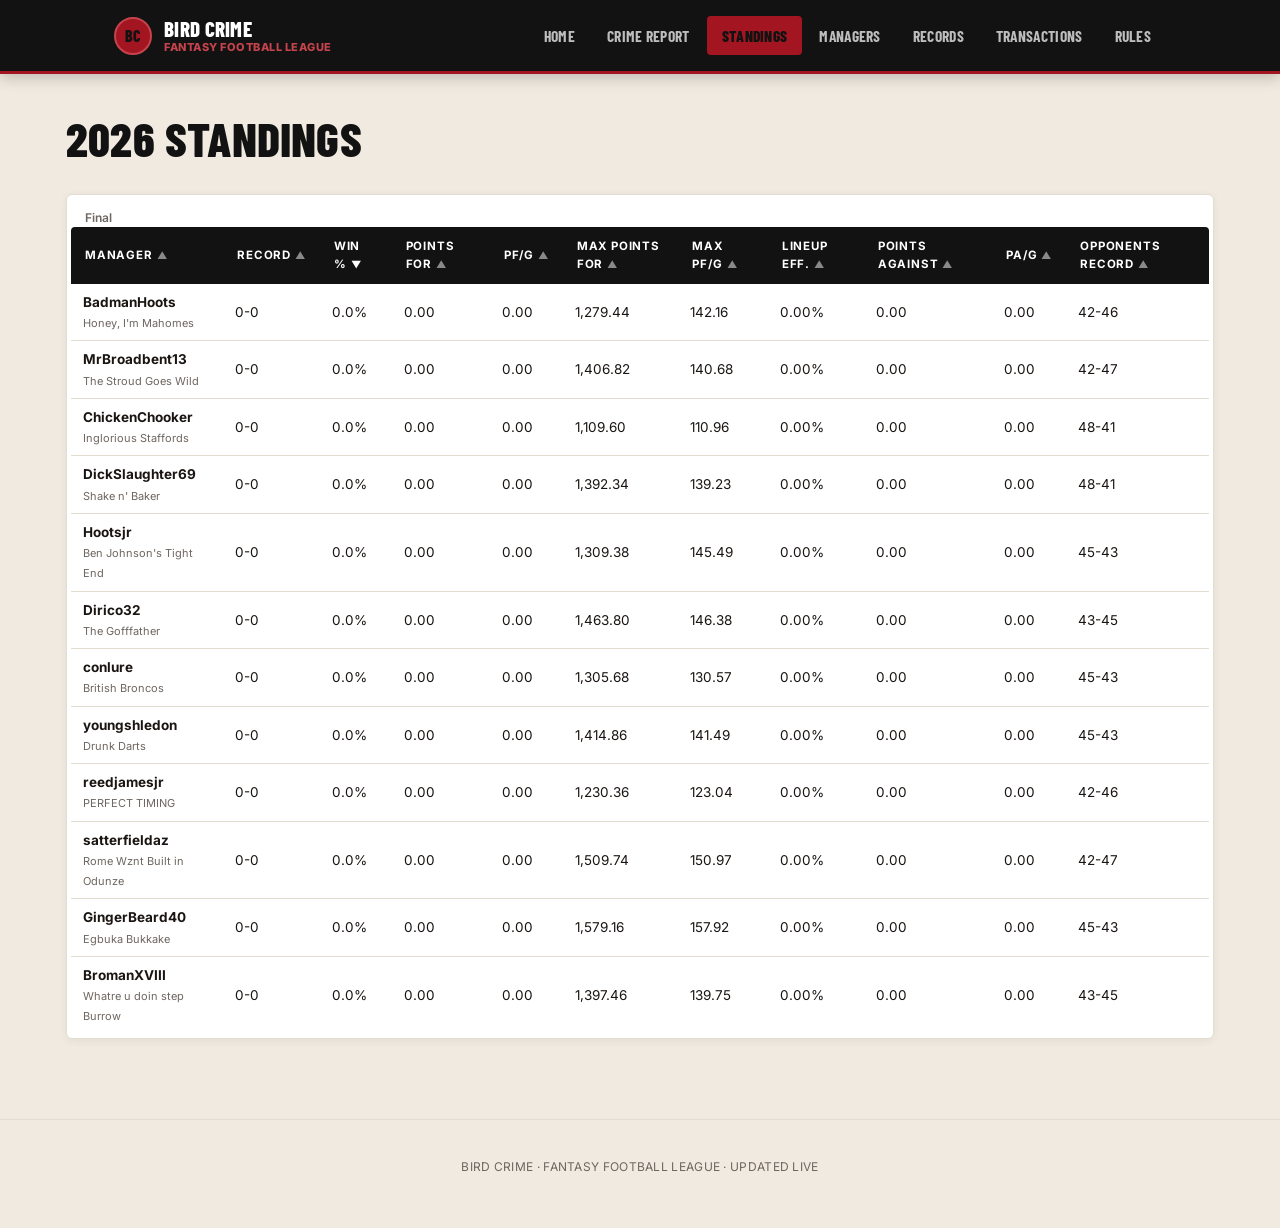
<file: standings.html>
<!DOCTYPE html>
<html lang="en">
<head>
<meta charset="UTF-8">
<meta name="viewport" content="width=device-width, initial-scale=1.0">
<title>Standings — Bird Crime</title>
<link rel="stylesheet" href="css/style.css">
</head>
<body>

<header id="site-header" class="site-header"></header>

<main>
  <div class="wrap">
    <h1 class="page-title" id="standings-title">Standings</h1>

    <div class="table-card card" id="standings-table-wrap">
      <p class="loading-note">Loading…</p>
    </div>
  </div>
</main>

<footer id="site-footer" class="site-footer"></footer>

<script src="js/main.js"></script>
<script src="js/data.js"></script>
<script>
function fmtNum(value, decimals = 2) {
  if (value == null || Number.isNaN(value)) return "—";
  return value.toLocaleString("en-US", { minimumFractionDigits: decimals, maximumFractionDigits: decimals });
}

(async function () {
  initChrome("standings.html");

  const titleEl = document.getElementById("standings-title");
  const tableWrap = document.getElementById("standings-table-wrap");

  let data;
  try {
    data = await loadLeagueData();
  } catch (err) {
    showError(tableWrap);
    return;
  }

  const { managers, seasons, allSeasons } = data;
  const season = allSeasons[allSeasons.length - 1];
  const sd = seasons[season];

  titleEl.textContent = `${season} Standings`;

  if (!sd) {
    tableWrap.innerHTML = `<p class="error-note">No data for ${season} yet.</p>`;
    return;
  }

  let maxPfBySeason = {};
  try {
    const res = await fetch("data/lineup_efficiency.json");
    if (res.ok) {
      const eff = await res.json();
      maxPfBySeason = (eff.by_season && eff.by_season[season]) || {};
    }
  } catch (e) { /* not generated yet */ }

  let opponentsRecordBySeason = {};
  try {
    const res = await fetch("data/advanced_stats.json");
    if (res.ok) {
      const adv = await res.json();
      opponentsRecordBySeason = (adv.opponents_record && adv.opponents_record[season]) || {};
    }
  } catch (e) { /* not generated yet */ }

  const rows = sd.standings.map((r, i) => {
    const m = managerById(managers, r.owner_id);
    const maxPf = maxPfBySeason[r.owner_id];
    const oppRec = opponentsRecordBySeason[r.owner_id];
    const maxPfVal = maxPf ? maxPf.max_pf : null;
    const maxPpgVal = maxPf && maxPf.weeks_counted ? maxPf.max_pf / maxPf.weeks_counted : null;
    const effVal = maxPfVal ? (r.points_for / maxPfVal) * 100 : null;
    return {
      seed: i + 1,
      name: m.display_name,
      teamName: teamNameFor(m, season),
      placement: r.placement,
      record: `${r.wins}-${r.losses}${r.ties ? `-${r.ties}` : ""}`,
      win_pct: r.win_pct,
      points_for: r.points_for,
      ppg: r.ppg,
      max_pf: maxPfVal,
      max_ppg: maxPpgVal,
      efficiency: effVal,
      points_against: r.points_against,
      papg: r.papg,
      opp_record: oppRec ? `${oppRec.wins}-${oppRec.losses}` : null,
      opp_win_pct: oppRec && (oppRec.wins + oppRec.losses) ? oppRec.wins / (oppRec.wins + oppRec.losses) : -1,
    };
  });

  const columns = [
    { key: "name", label: "Manager", sortKey: r => r.name.toLowerCase(), fmt: r => {
        const tag = r.placement === 1 ? ' <span class="badge">CHAMP</span>' : r.placement === 2 ? ' <span class="badge">2ND</span>' : r.placement === 3 ? ' <span class="badge">3RD</span>' : '';
        return `<strong>${r.name}</strong>${tag}<br><span style="color:var(--muted);font-size:11px;">${r.teamName}</span>`;
      } },
    { key: "record", label: "Record", sortKey: r => r.win_pct, fmt: r => r.record },
    { key: "win_pct", label: "Win %", sortKey: r => r.win_pct, fmt: r => `${(r.win_pct * 100).toFixed(1)}%` },
    { key: "points_for", label: "Points For", sortKey: r => r.points_for, fmt: r => fmtNum(r.points_for) },
    { key: "ppg", label: "PF/G", sortKey: r => r.ppg, fmt: r => fmtNum(r.ppg) },
    { key: "max_pf", label: "Max Points For", sortKey: r => (r.max_pf == null ? -1 : r.max_pf), fmt: r => fmtNum(r.max_pf) },
    { key: "max_ppg", label: "Max PF/G", sortKey: r => (r.max_ppg == null ? -1 : r.max_ppg), fmt: r => fmtNum(r.max_ppg) },
    { key: "efficiency", label: "Lineup Eff.", sortKey: r => (r.efficiency == null ? -1 : r.efficiency), fmt: r => r.efficiency == null ? "—" : `${r.efficiency.toFixed(2)}%` },
    { key: "points_against", label: "Points Against", sortKey: r => r.points_against, fmt: r => fmtNum(r.points_against) },
    { key: "papg", label: "PA/G", sortKey: r => r.papg, fmt: r => fmtNum(r.papg) },
    { key: "opp_record", label: "Opponents Record", sortKey: r => r.opp_win_pct, fmt: r => r.opp_record || "—" },
  ];

  let sortState = { key: "win_pct", dir: -1 };

  function render() {
    const sorted = rows.slice().sort((a, b) => {
      const col = columns.find(c => c.key === sortState.key);
      const av = col.sortKey(a), bv = col.sortKey(b);
      if (av < bv) return -1 * sortState.dir;
      if (av > bv) return 1 * sortState.dir;
      return 0;
    });

    const headHtml = columns.map(c => {
      const isSorted = c.key === sortState.key;
      const arrow = isSorted ? (sortState.dir === 1 ? "▲" : "▼") : "▲";
      return `<th class="sortable${isSorted ? " sorted" : ""}" data-key="${c.key}">${c.label}<span class="arrow">${arrow}</span></th>`;
    }).join("");

    const bodyHtml = sorted.map(r => `<tr>${columns.map(c => `<td>${c.fmt(r)}</td>`).join("")}</tr>`).join("");

    const liveTag = sd.live ? `<span class="live-dot"></span>Live from Sleeper` : "Final";

    tableWrap.innerHTML = `
      <div class="data-status">${liveTag}</div>
      <table>
        <thead><tr>${headHtml}</tr></thead>
        <tbody>${bodyHtml}</tbody>
      </table>
    `;

    tableWrap.querySelectorAll("th.sortable").forEach(th => {
      th.addEventListener("click", () => {
        const key = th.dataset.key;
        if (sortState.key === key) sortState.dir *= -1;
        else sortState = { key, dir: -1 };
        render();
      });
    });
  }

  render();
})();
</script>
</body>
</html>
</file>
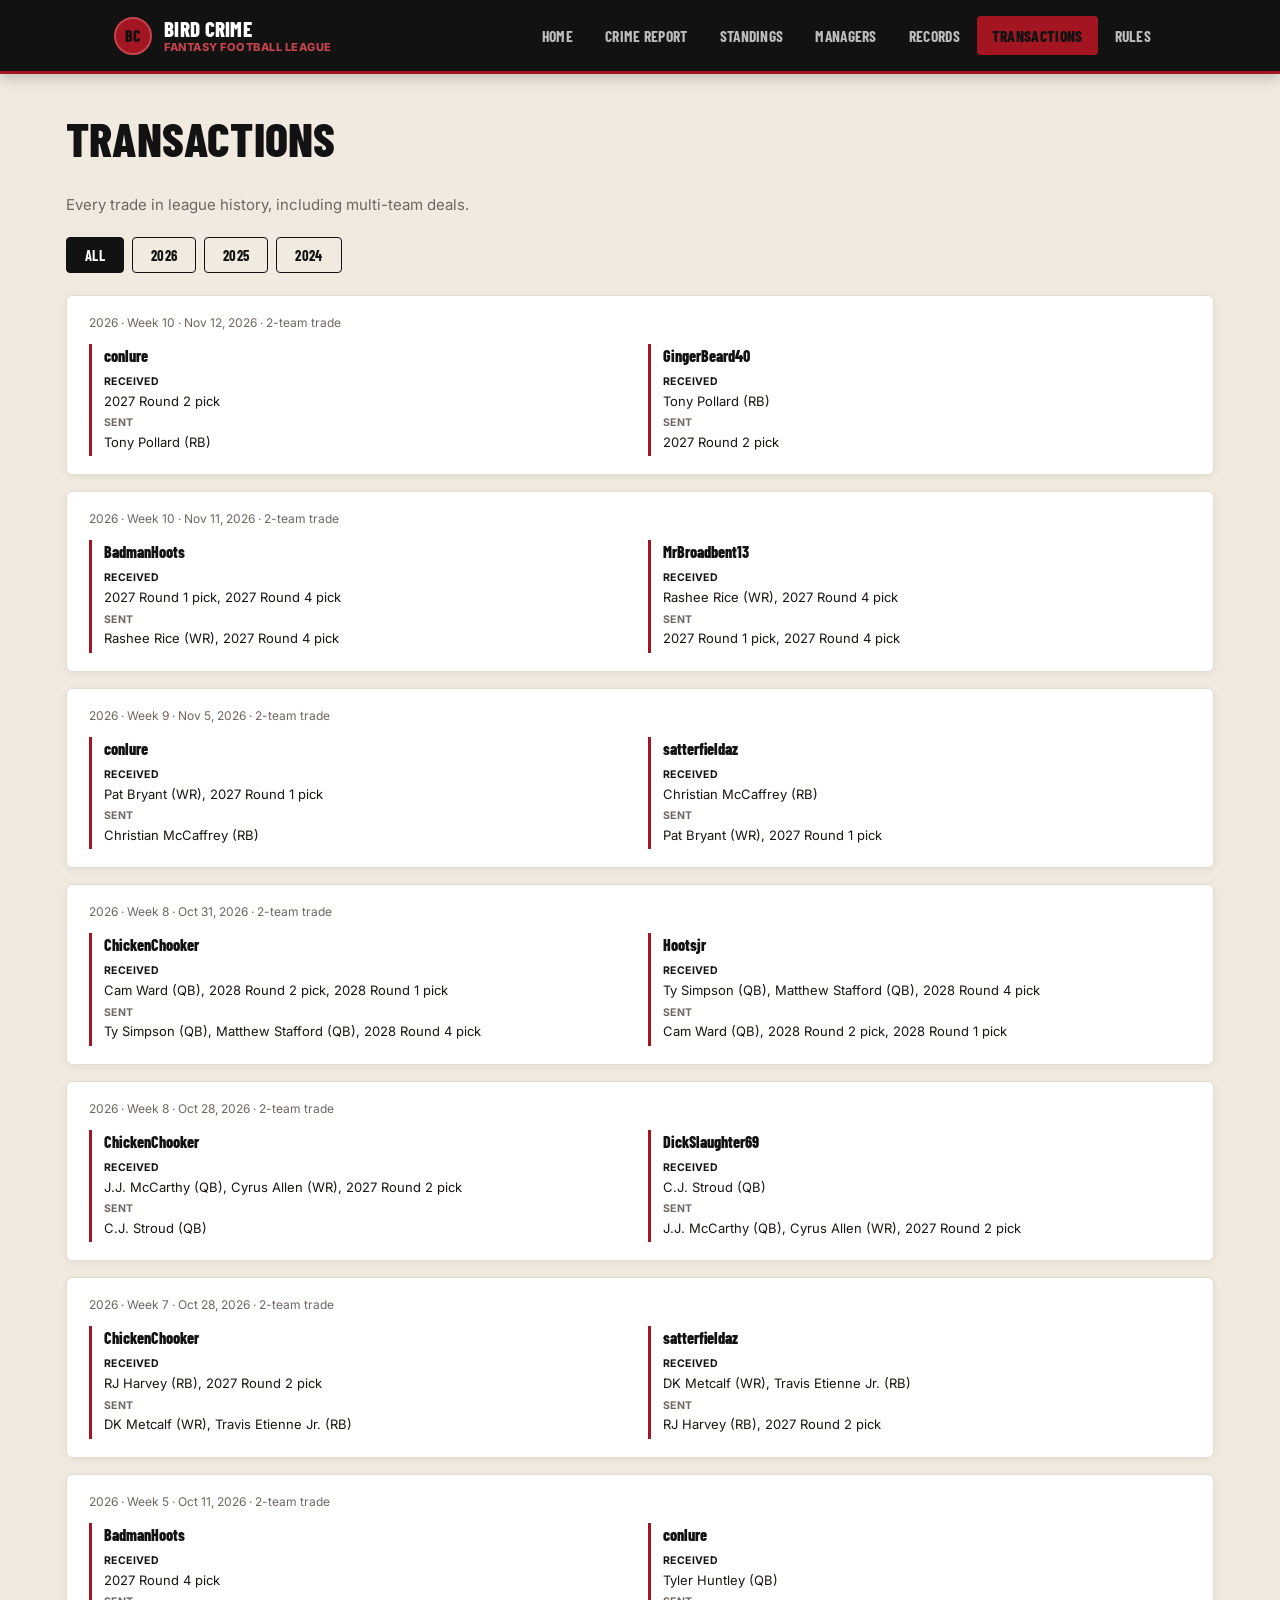
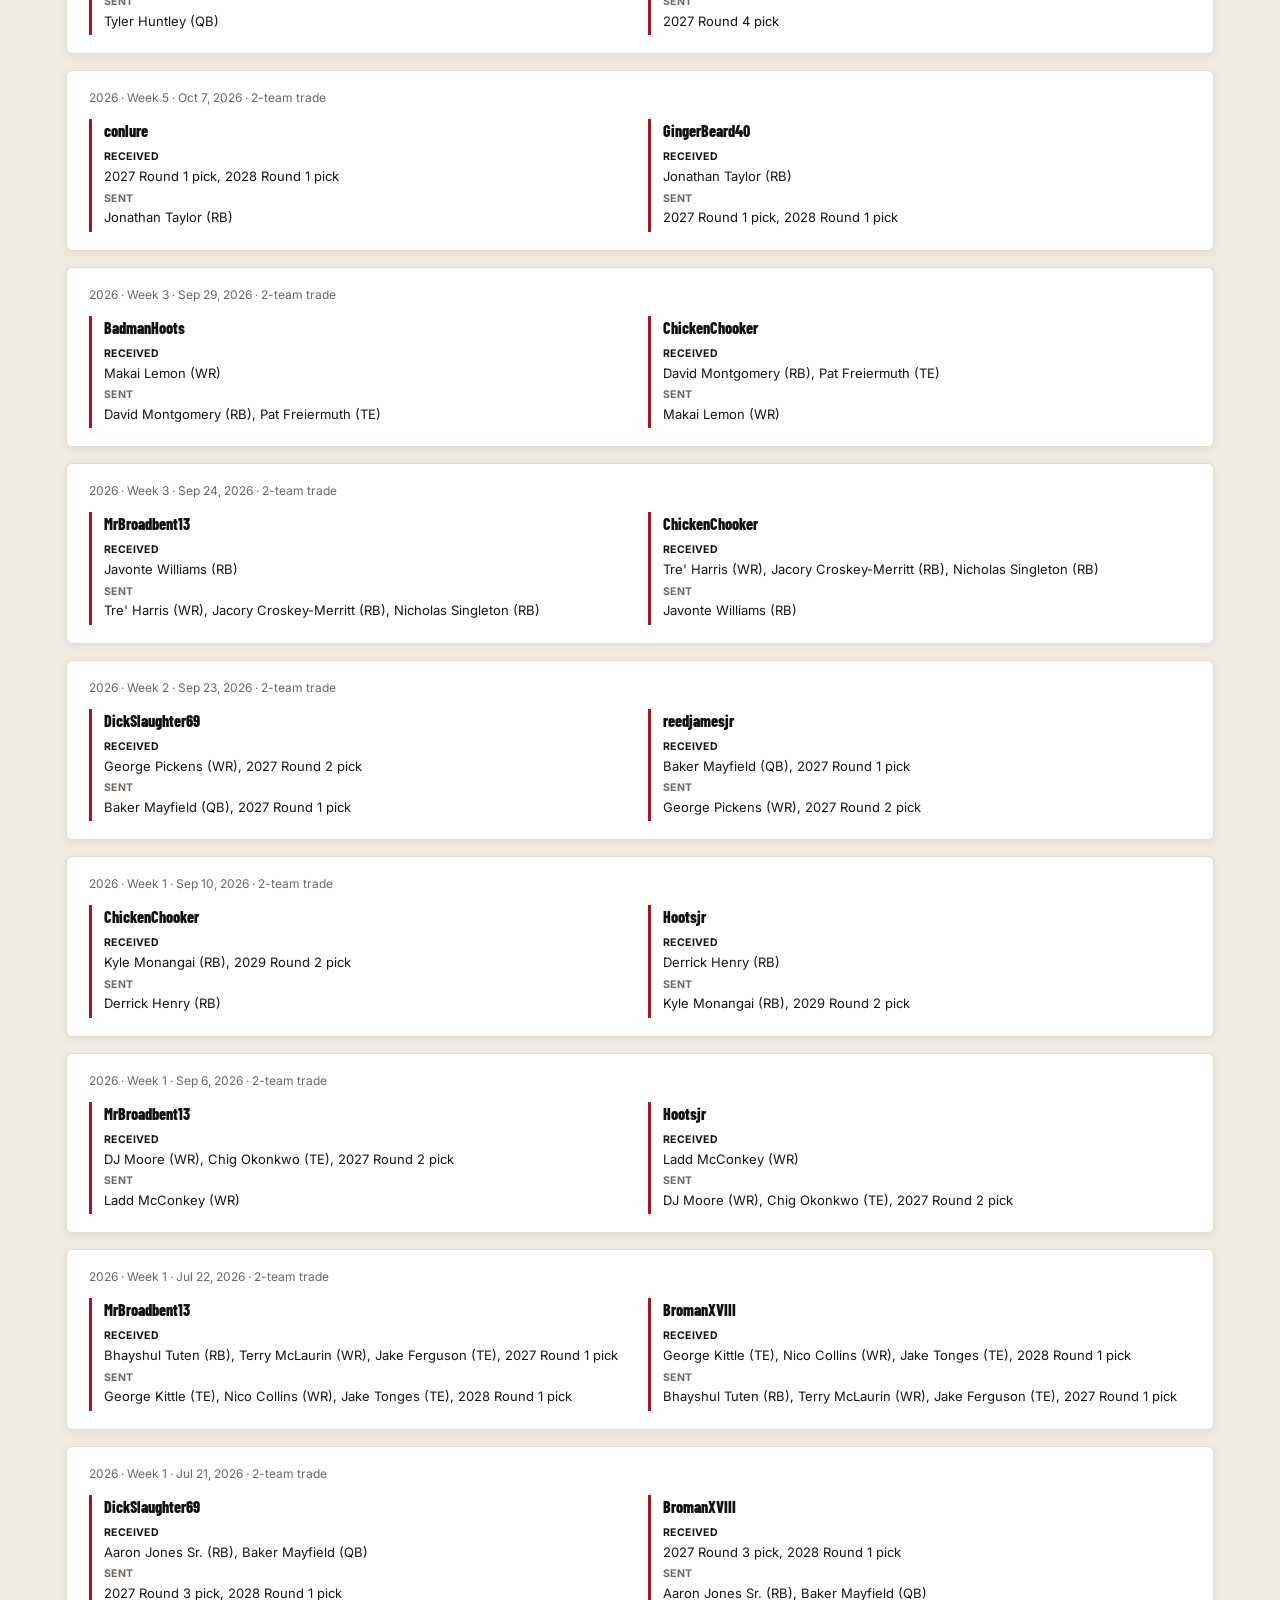
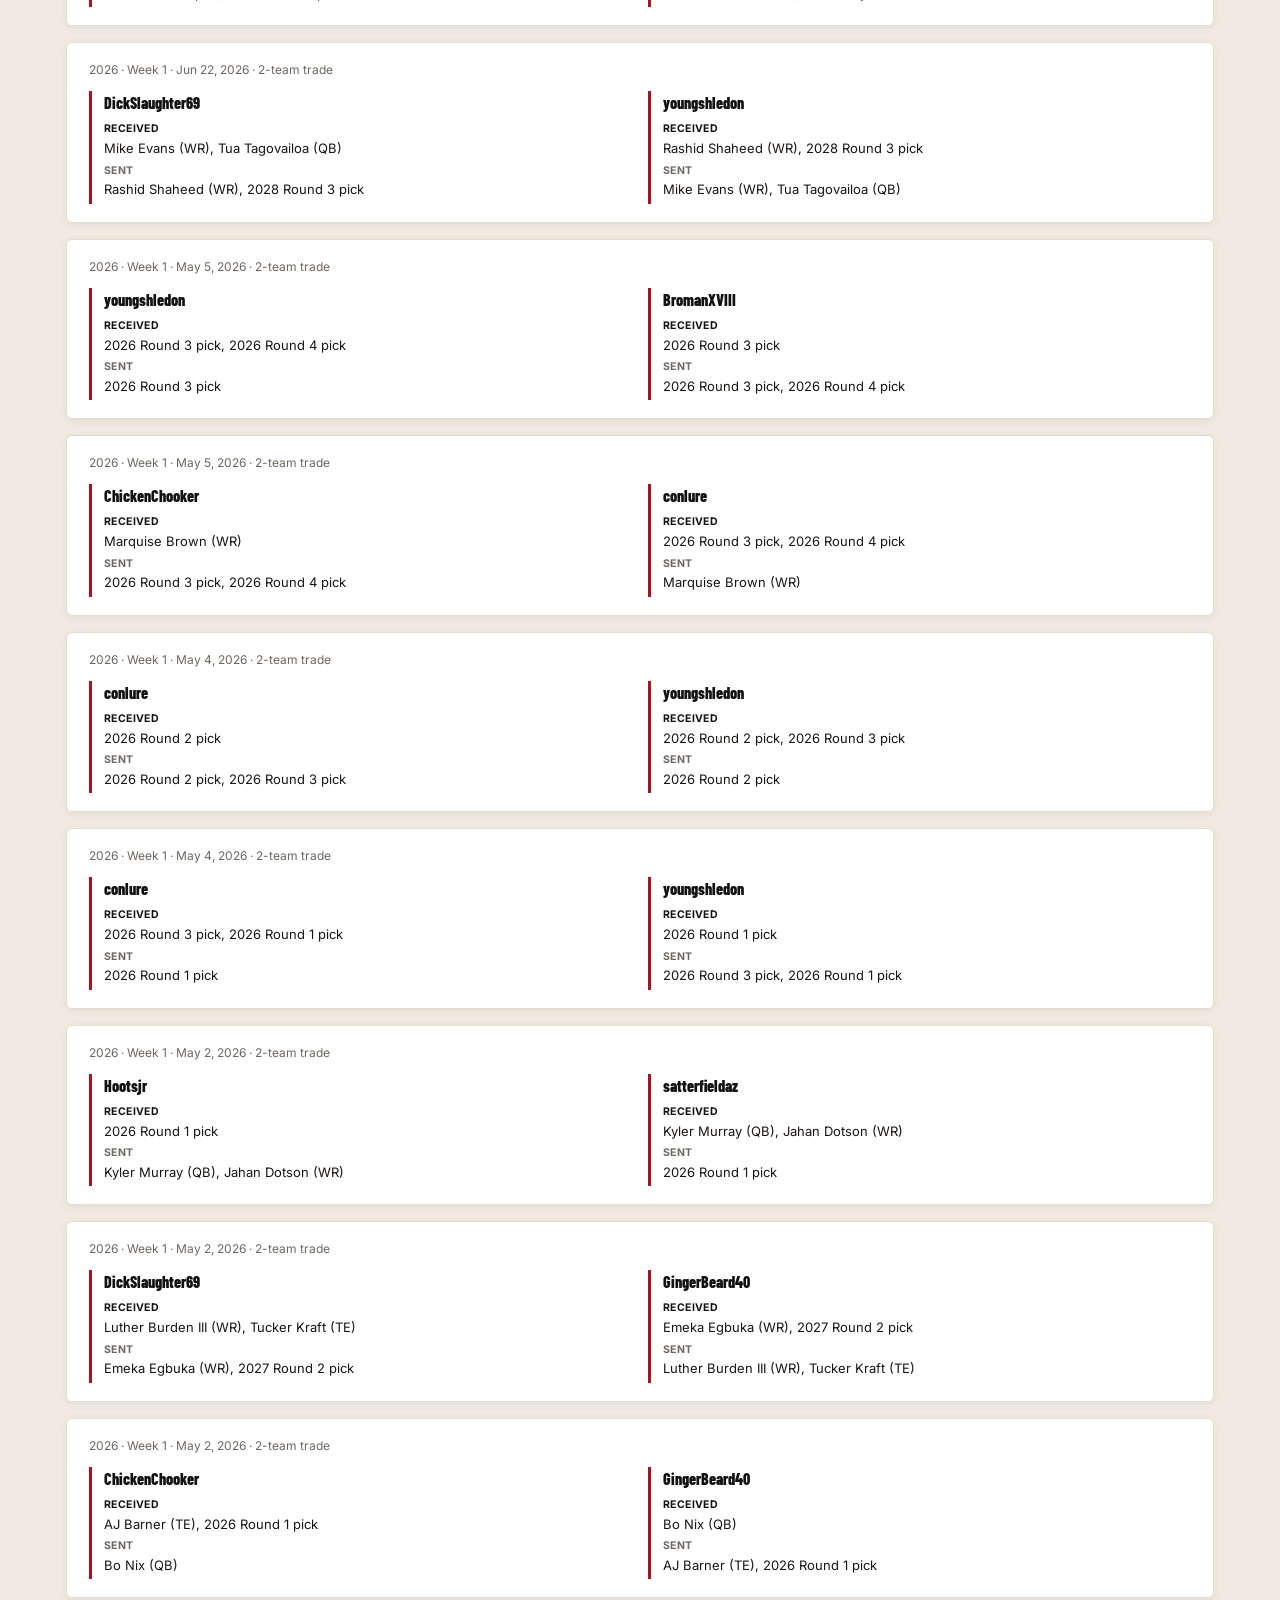
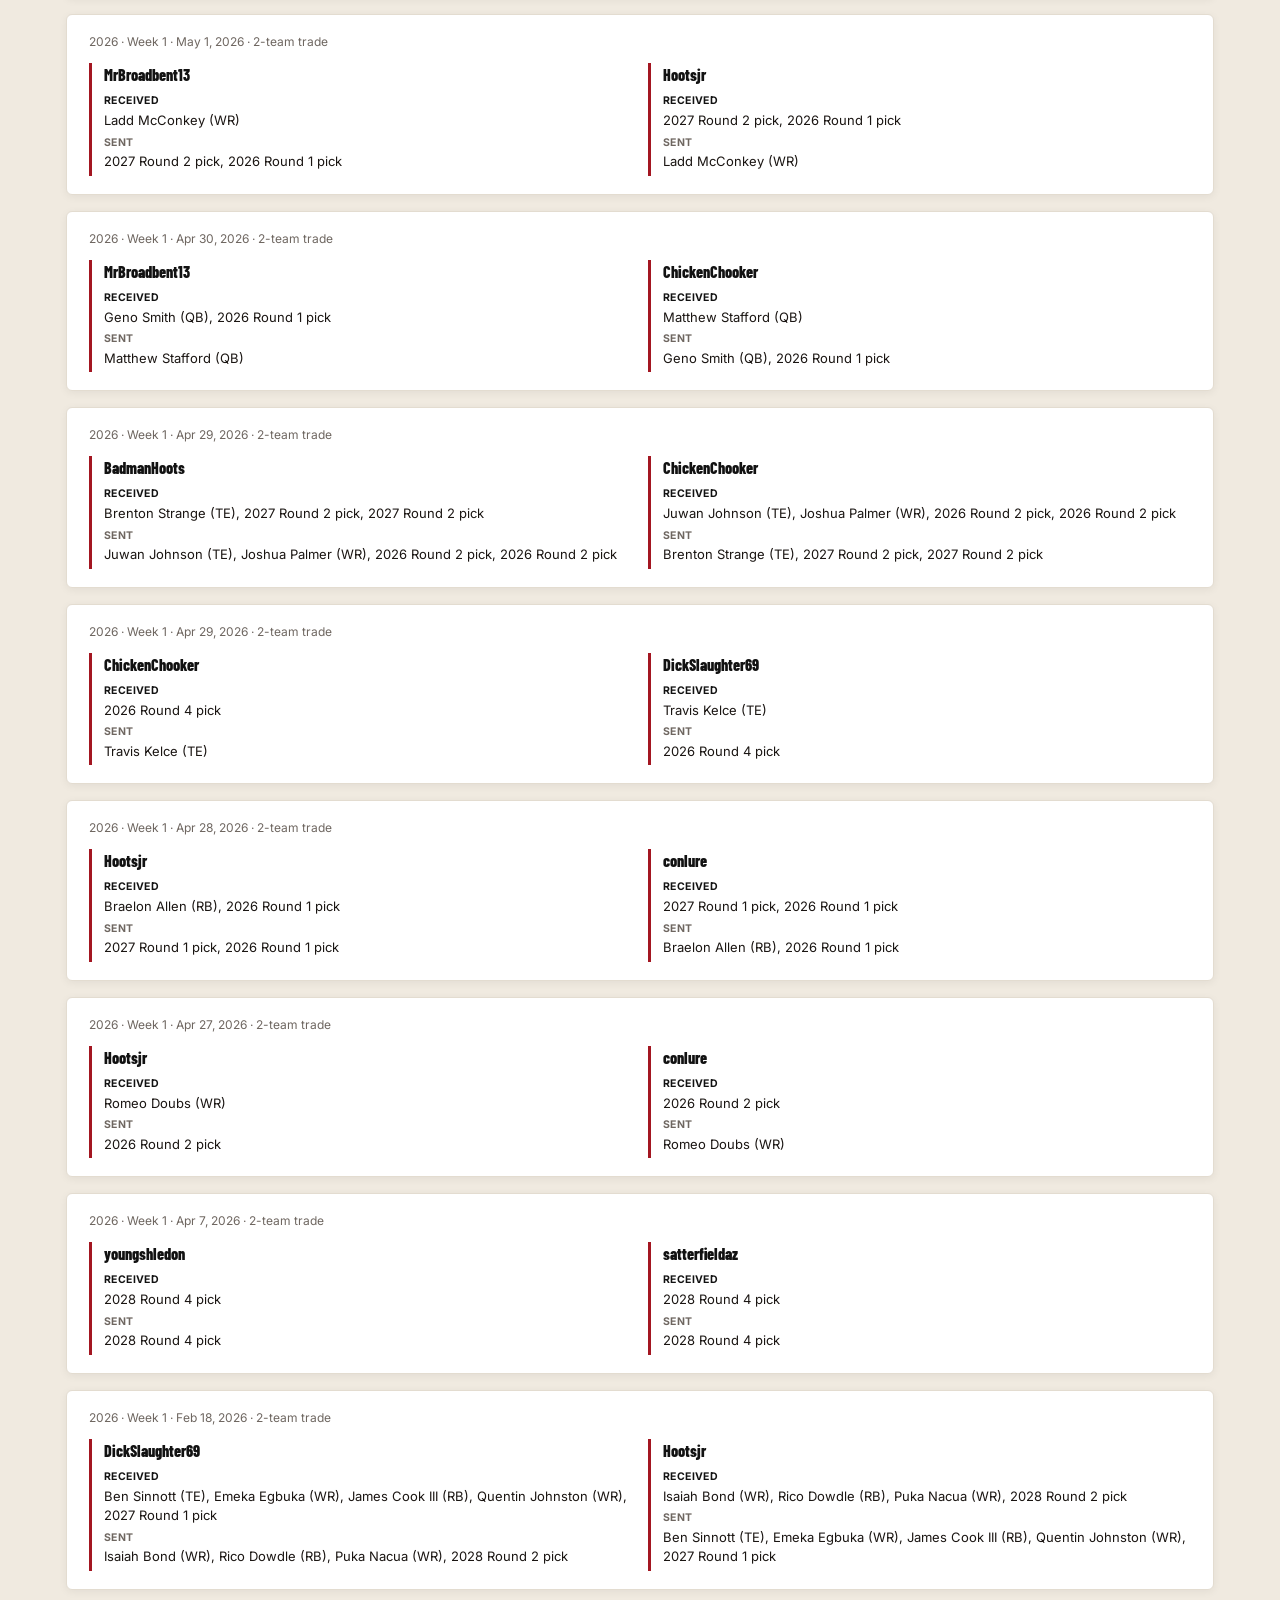
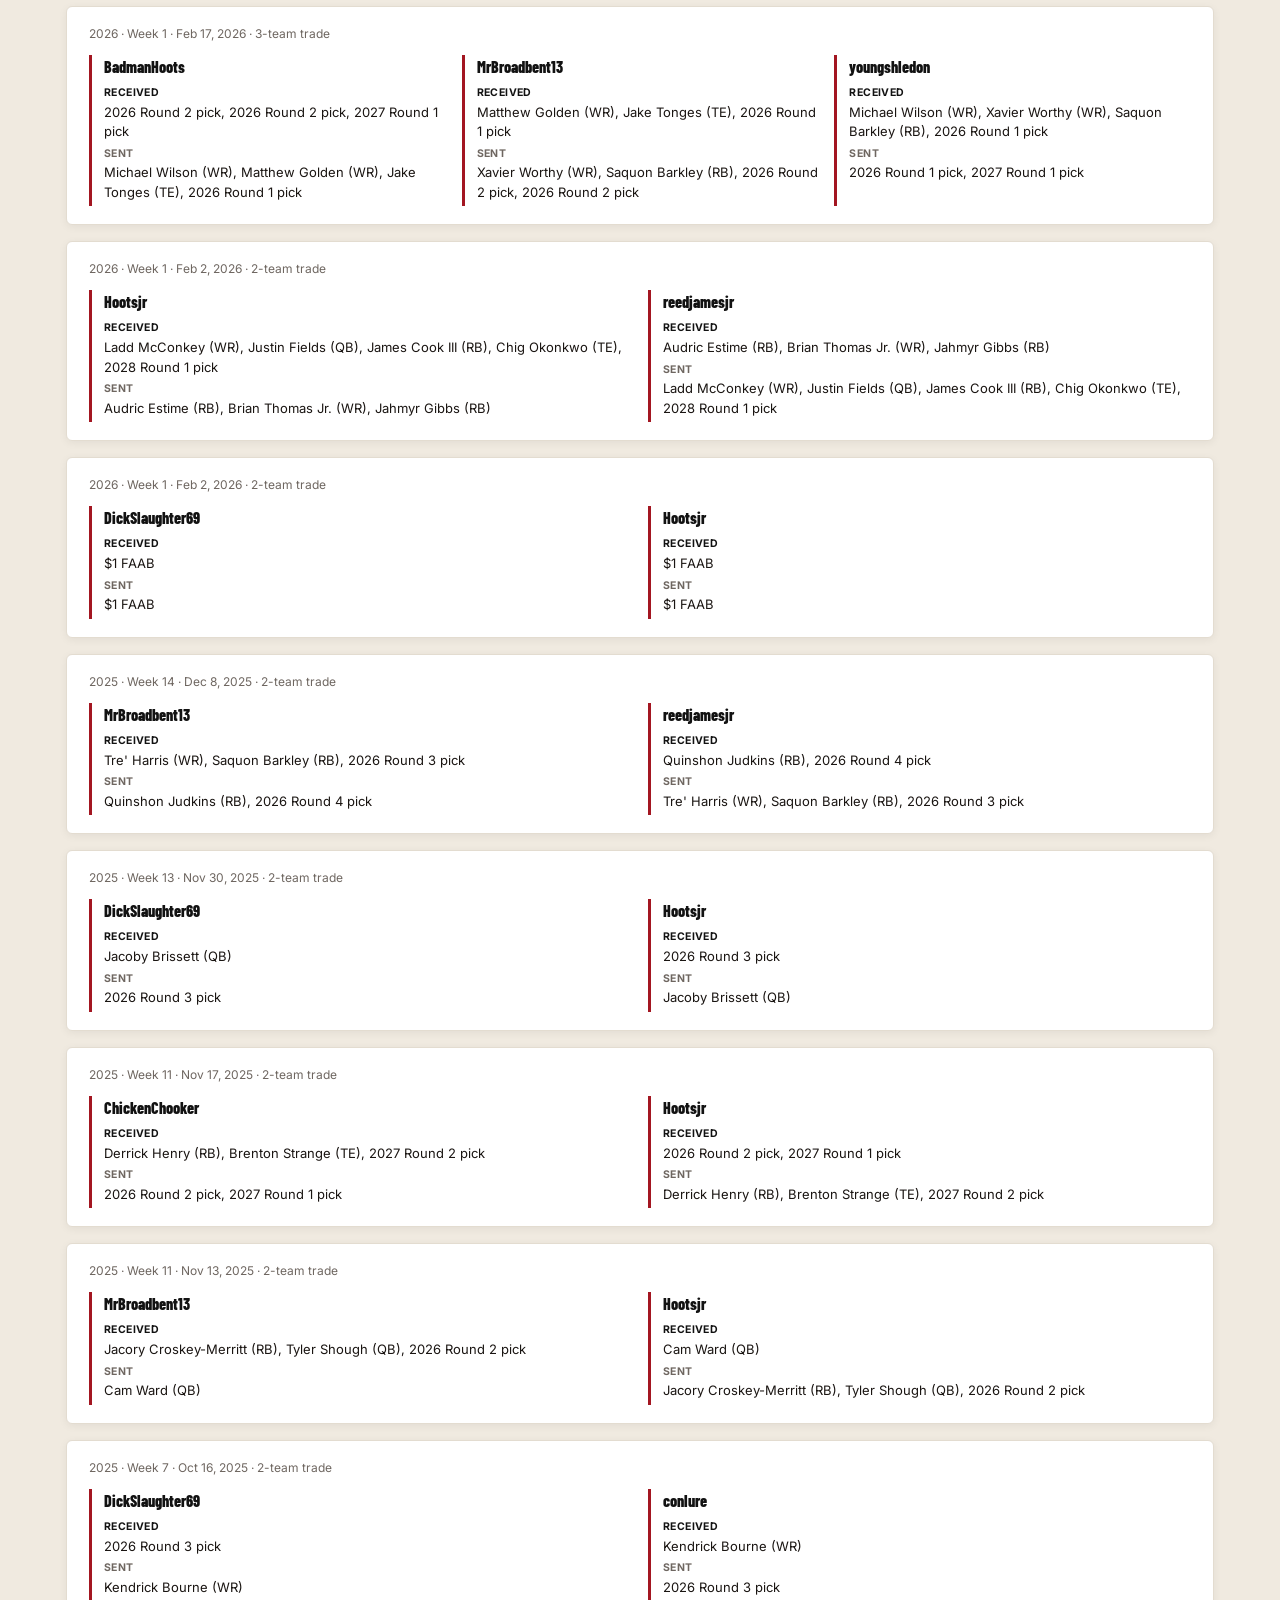
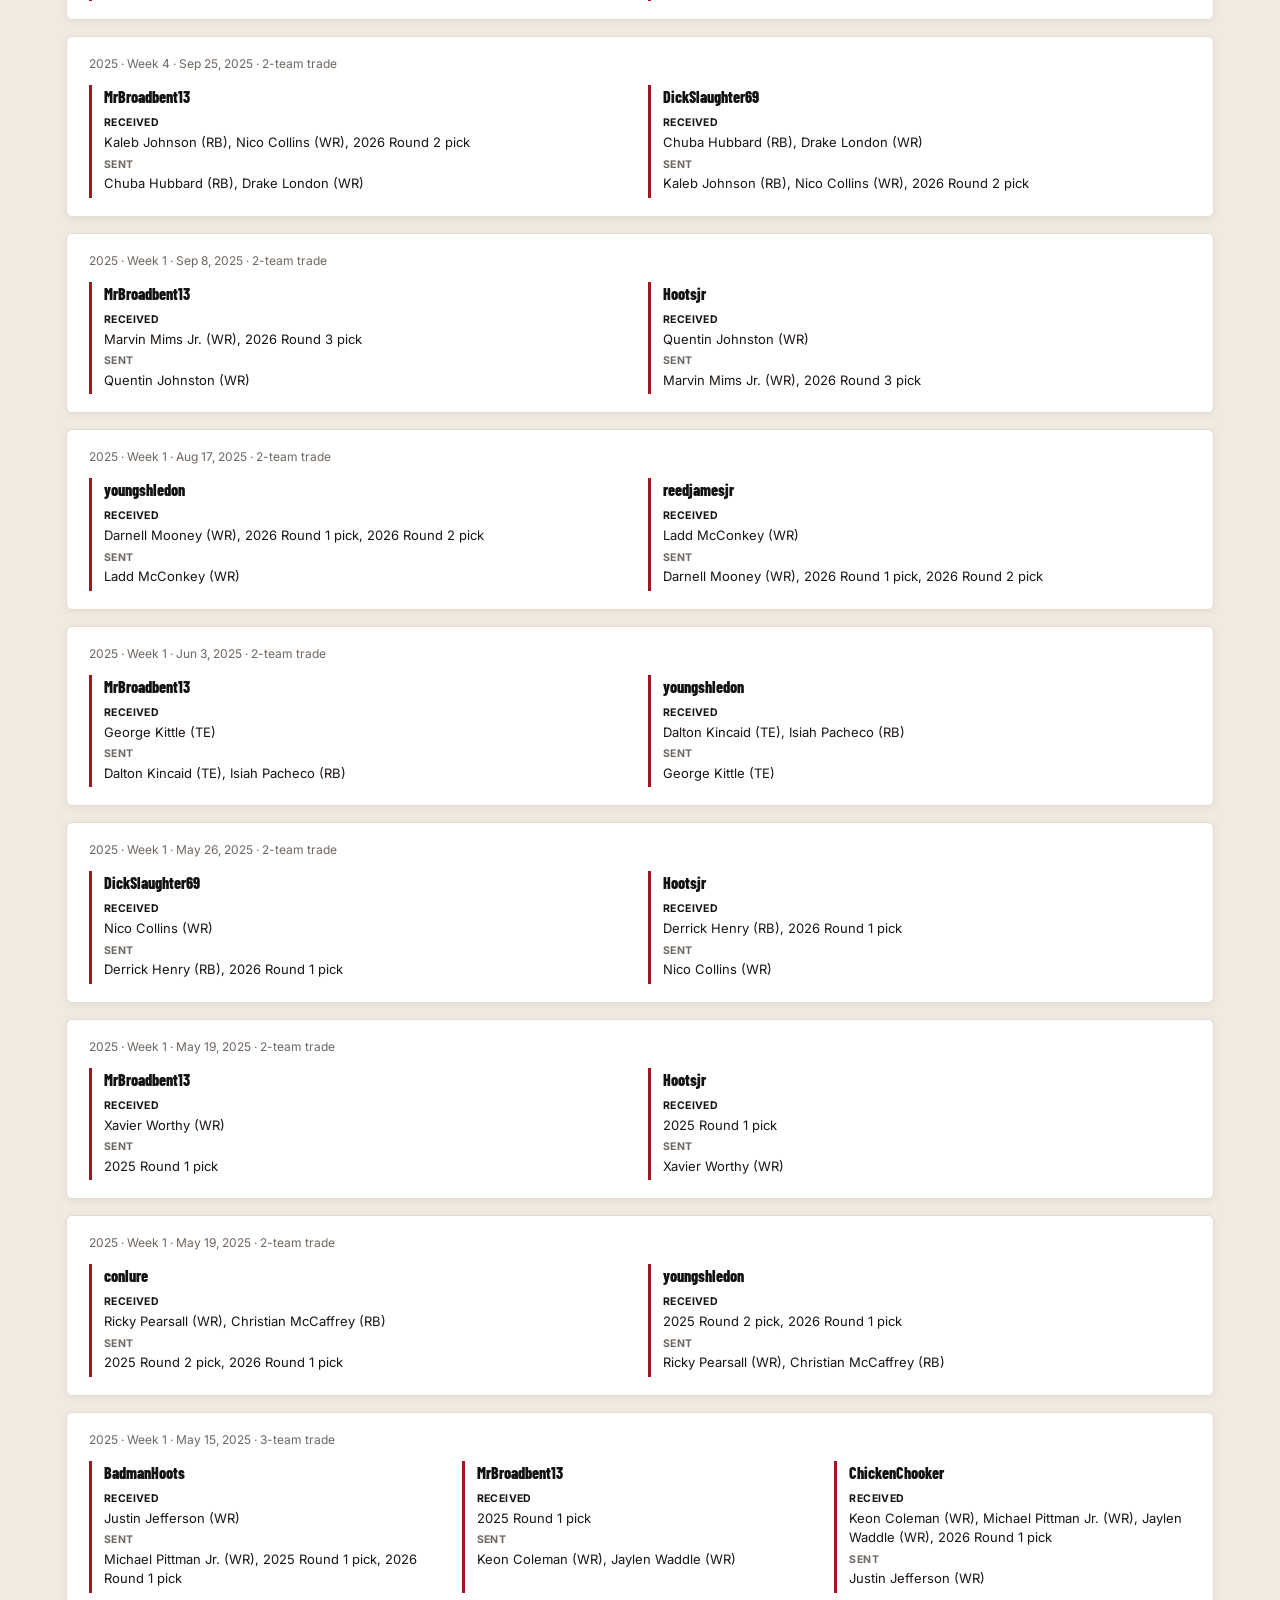
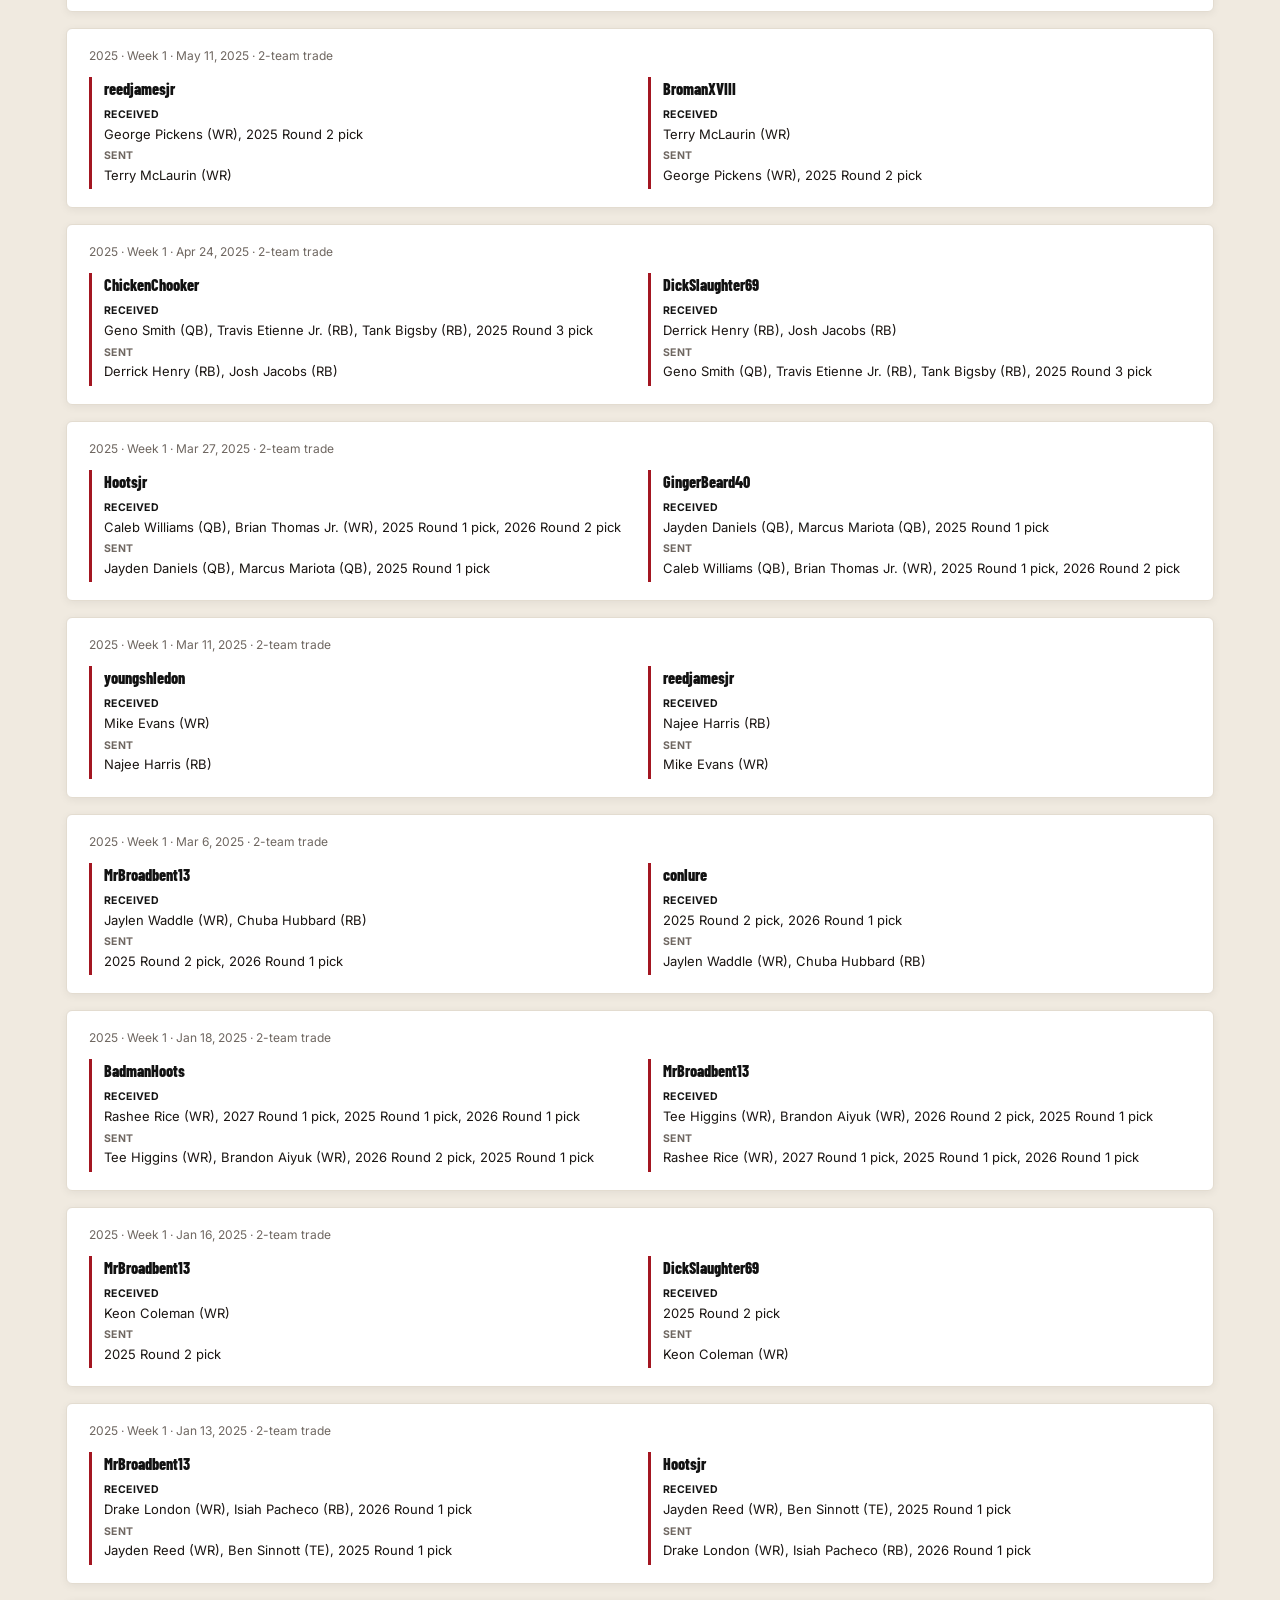
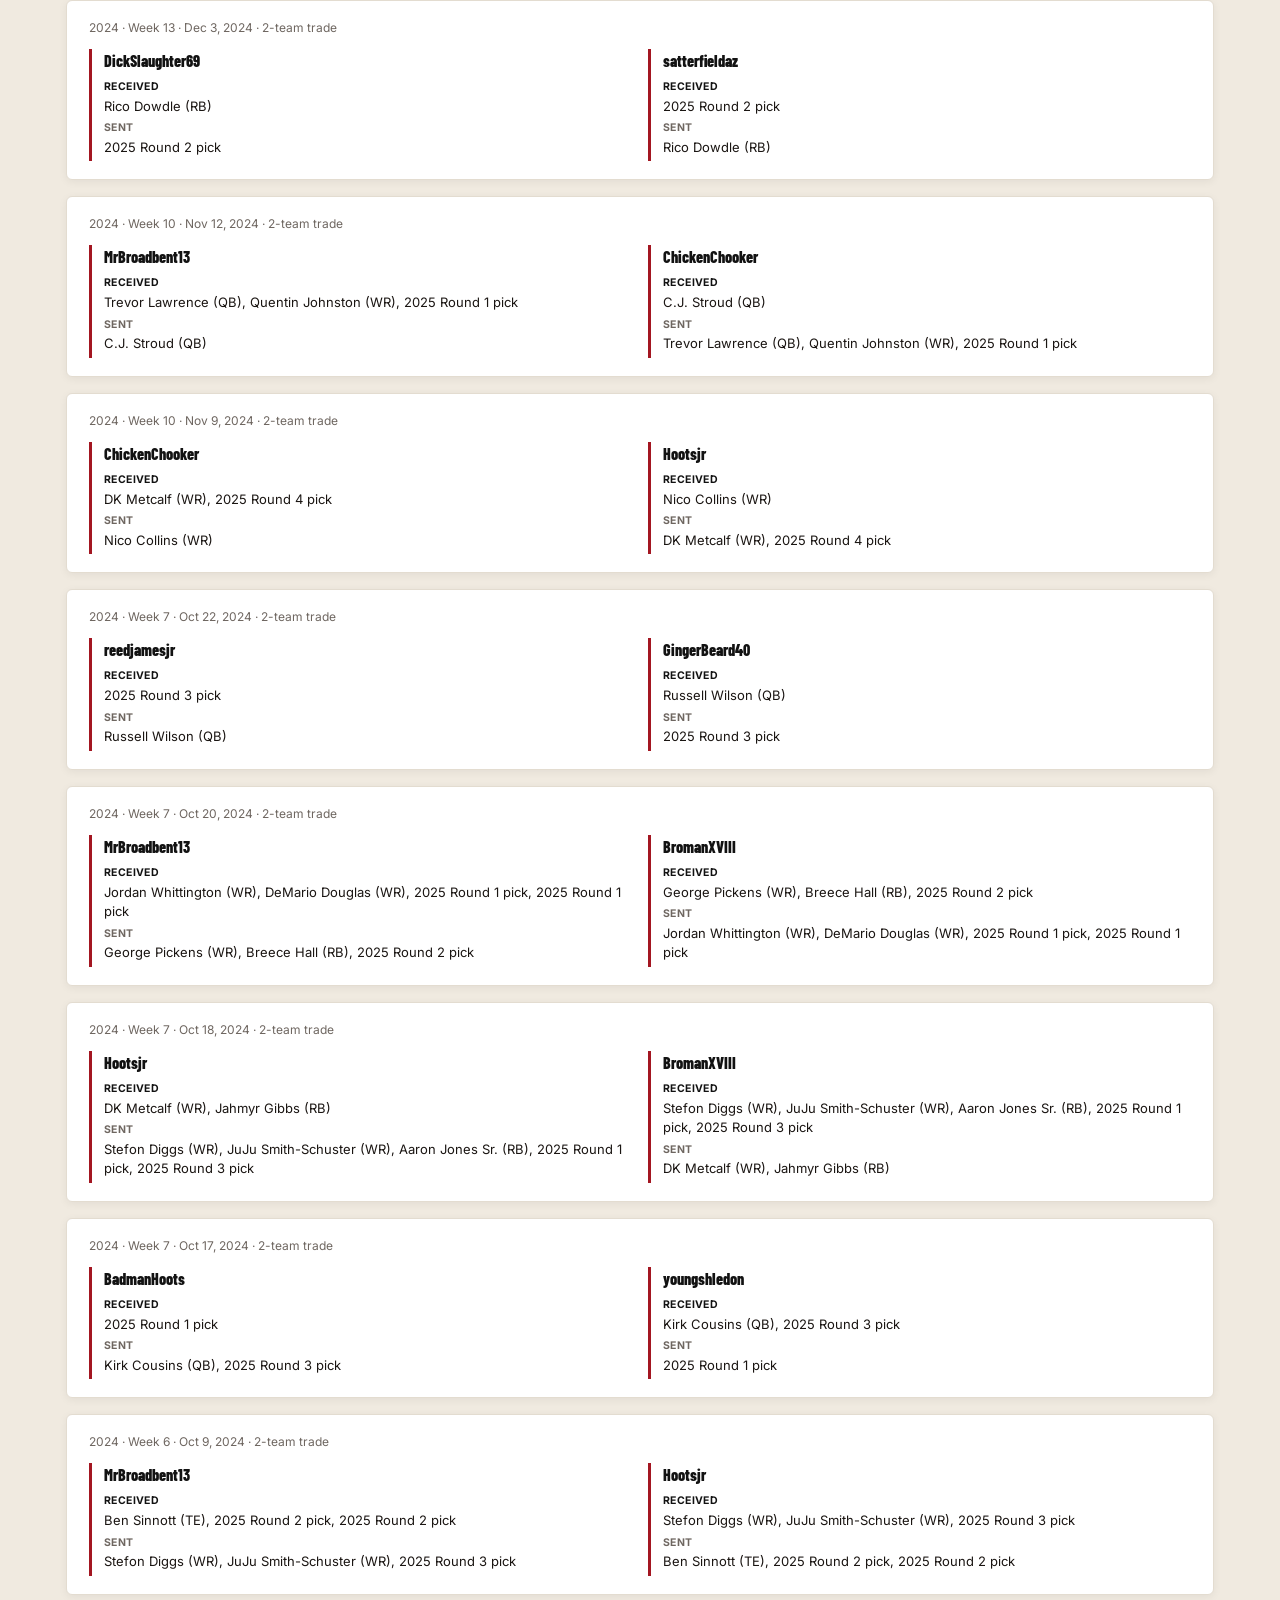
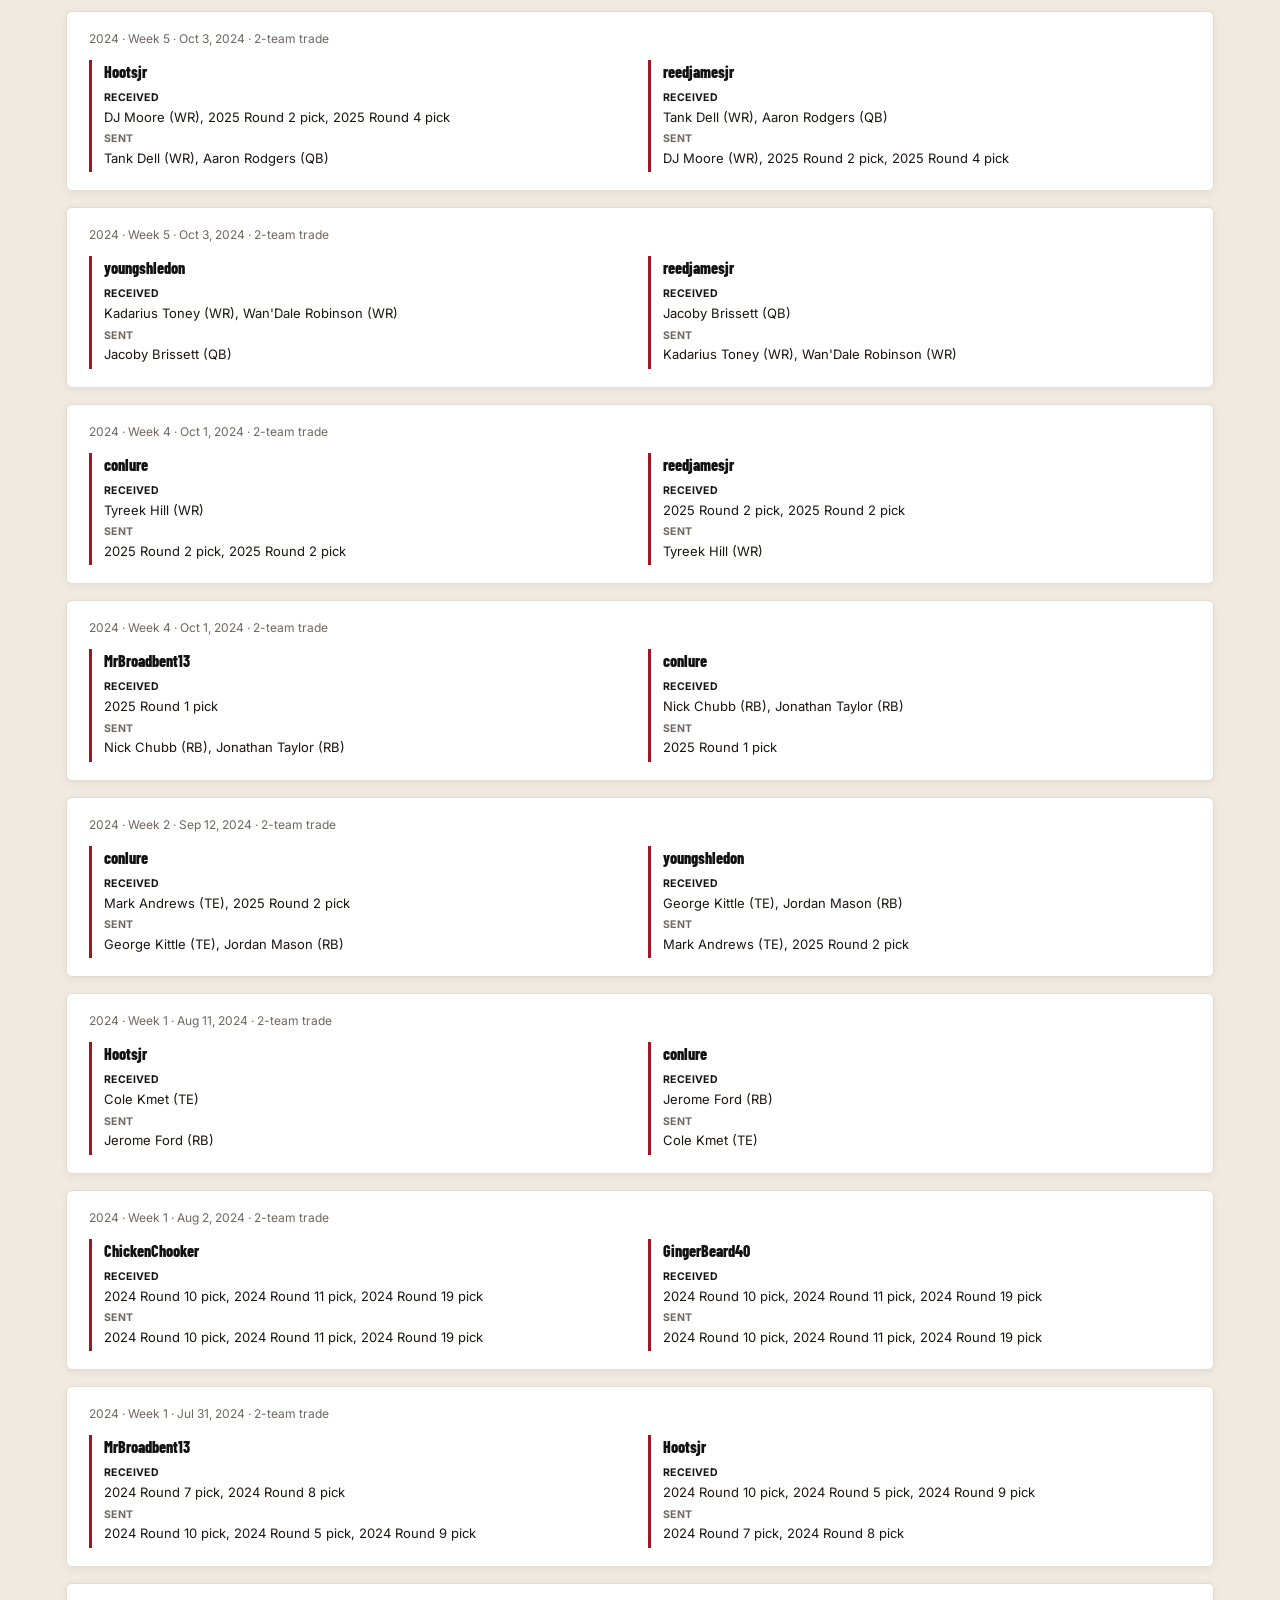
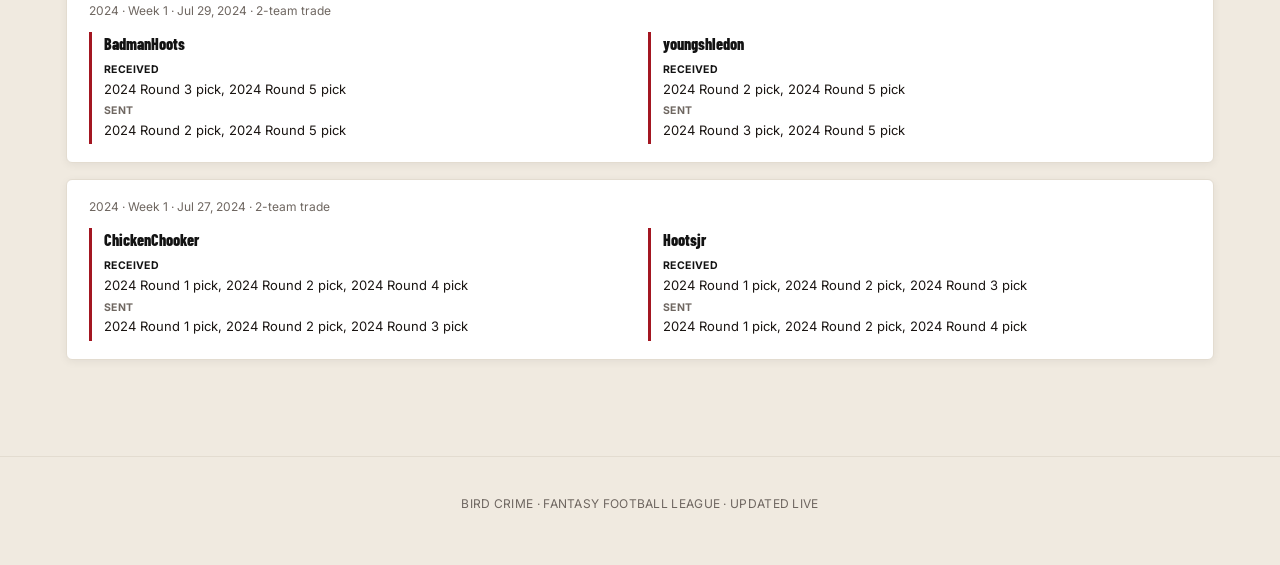
<file: transactions.html>
<!DOCTYPE html>
<html lang="en">
<head>
<meta charset="UTF-8">
<meta name="viewport" content="width=device-width, initial-scale=1.0">
<title>Transactions — Bird Crime</title>
<link rel="stylesheet" href="css/style.css">
</head>
<body>

<header id="site-header" class="site-header"></header>

<main>
  <div class="wrap">
    <h1 class="page-title">Transactions</h1>
    <p class="page-lede">Every trade in league history, including multi-team deals.</p>

    <div id="season-picker" class="season-picker"></div>

    <div id="trade-list">
      <p class="loading-note">Loading…</p>
    </div>
  </div>
</main>

<footer id="site-footer" class="site-footer"></footer>

<script src="js/main.js"></script>
<script src="js/data.js"></script>
<script>
(async function () {
  initChrome("transactions.html");

  const pickerEl = document.getElementById("season-picker");
  const listEl = document.getElementById("trade-list");

  let trades = [];
  try {
    const res = await fetch("data/transactions.json");
    if (res.ok) trades = await res.json();
  } catch (e) { /* not generated yet */ }

  if (trades.length === 0) {
    listEl.innerHTML = `<p class="loading-note">No trade data on file yet.</p>`;
    return;
  }

  const seasons = [...new Set(trades.map(t => t.season))].sort().reverse();
  let currentFilter = "all";

  function formatDate(ms) {
    if (!ms) return "Date unknown";
    const d = new Date(ms);
    return d.toLocaleDateString("en-US", { year: "numeric", month: "short", day: "numeric" });
  }

  function render() {
    const filtered = currentFilter === "all" ? trades : trades.filter(t => t.season === currentFilter);

    if (filtered.length === 0) {
      listEl.innerHTML = `<p class="loading-note">No trades for ${currentFilter}.</p>`;
      return;
    }

    listEl.innerHTML = filtered.map(t => {
      const partiesHtml = t.parties.map(p => `
        <div class="trade-party">
          <div class="who">${p.display_name}</div>
          ${p.received.length ? `<div class="received"><span class="label">Received</span>${p.received.join(", ")}</div>` : ""}
          ${p.sent.length ? `<div class="sent"><span class="label">Sent</span>${p.sent.join(", ")}</div>` : ""}
        </div>
      `).join("");

      const weekLabel = t.week != null ? `Week ${t.week}` : "Offseason";

      return `
        <div class="card trade-card">
          <div class="trade-meta">${t.season} &middot; ${weekLabel} &middot; ${formatDate(t.created)} &middot; ${t.num_parties}-team trade</div>
          <div class="trade-parties">${partiesHtml}</div>
        </div>
      `;
    }).join("");
  }

  function renderPicker() {
    const options = [{ key: "all", label: "All" }, ...seasons.map(s => ({ key: s, label: s }))];
    pickerEl.innerHTML = options.map(o => `<button class="season-btn${o.key === currentFilter ? " active" : ""}" data-season="${o.key}">${o.label}</button>`).join("");
    pickerEl.querySelectorAll(".season-btn").forEach(btn => {
      btn.addEventListener("click", () => {
        currentFilter = btn.dataset.season;
        pickerEl.querySelectorAll(".season-btn").forEach(b => b.classList.remove("active"));
        btn.classList.add("active");
        render();
      });
    });
  }

  renderPicker();
  render();
})();
</script>
</body>
</html>
</file>
<file: css/style.css>
/* ==========================================================================
   BIRD CRIME — league site design system (Film Noir palette)
   Palette: near-black #121212 | blood red #A31621 | cream #F0EAE0 | ink #1A1512
   Type: 'Barlow Condensed' (headlines/banners) / 'Inter' (body & data)
   ========================================================================== */

@import url('https://fonts.googleapis.com/css2?family=Barlow+Condensed:wght@600;700;800&family=Inter:wght@400;500;600;700;800&display=swap');

:root {
  --ink-green: #121212;
  --ink-green-2: #1f1f1f;
  --gold: #A31621;
  --gold-light: #C4434C;
  --paper: #F0EAE0;
  --card: #FFFFFF;
  --ink: #1A1512;
  --muted: #6E6660;
  --border: #E3DCD0;
  --shame: #6B1219;

  --font-display: 'Barlow Condensed', 'Arial Narrow', sans-serif;
  --font-label: 'Inter', system-ui, sans-serif;
  --font-body: 'Inter', system-ui, sans-serif;

  --radius: 6px;
}

* { box-sizing: border-box; }
html { scroll-behavior: smooth; }

body {
  margin: 0;
  background: var(--paper);
  color: var(--ink);
  font-family: var(--font-body);
  line-height: 1.5;
  -webkit-font-smoothing: antialiased;
}

a { color: inherit; }
img { max-width: 100%; display: block; }

.wrap { max-width: 1180px; margin: 0 auto; padding: 0 16px; }

/* ---------- Header / nav ---------- */

.site-header {
  position: sticky;
  top: 0;
  z-index: 50;
  background: var(--ink-green);
  border-bottom: 3px solid var(--gold);
  box-shadow: 0 4px 14px rgba(0,0,0,0.2);
}

.header-inner {
  max-width: 1100px;
  margin: 0 auto;
  padding: 16px 24px;
  display: flex;
  align-items: center;
  justify-content: space-between;
  gap: 20px;
  flex-wrap: wrap;
}

.brand { display: flex; align-items: center; gap: 12px; text-decoration: none; }

.brand-mark {
  width: 38px;
  height: 38px;
  border-radius: 50%;
  background: var(--gold);
  color: var(--ink-green);
  display: flex;
  align-items: center;
  justify-content: center;
  font-family: var(--font-display);
  font-weight: 800;
  font-size: 16px;
  border: 2px solid var(--gold-light);
}

.brand-text {
  font-family: var(--font-display);
  font-weight: 800;
  color: #fff;
  font-size: 21px;
  letter-spacing: 0.3px;
  line-height: 1;
}
.brand-text small {
  display: block;
  font-family: var(--font-label);
  color: var(--gold-light);
  font-size: 11px;
  letter-spacing: 0.5px;
  text-transform: uppercase;
  margin-top: 3px;
}

.tabs { display: flex; gap: 2px; flex-wrap: wrap; }

.tab {
  font-family: var(--font-display);
  font-weight: 700;
  font-size: 15.5px;
  letter-spacing: 0.3px;
  text-decoration: none;
  color: rgba(255,255,255,0.72);
  padding: 8px 15px;
  border-radius: 4px;
  text-transform: uppercase;
  transition: background 0.15s ease, color 0.15s ease;
}
.tab:hover { background: rgba(255,255,255,0.08); color: #fff; }
.tab.active { background: var(--gold); color: var(--ink-green); font-weight: 800; }

/* ---------- Page shell ---------- */

main { padding: 28px 0 60px; }

.page-title {
  font-family: var(--font-display);
  font-weight: 800;
  color: var(--ink-green);
  font-size: clamp(32px, 5vw, 48px);
  letter-spacing: 0.2px;
  margin: 0 0 20px;
  text-transform: uppercase;
}

.page-kicker {
  font-family: var(--font-label);
  font-weight: 700;
  color: var(--gold);
  text-transform: uppercase;
  font-size: 12.5px;
  letter-spacing: 1.5px;
  margin: 0 0 10px;
}

.page-lede {
  color: var(--muted);
  max-width: 640px;
  margin: 0 0 20px;
  font-size: 15px;
}

/* ---------- Section banner ---------- */

.section-banner {
  position: relative;
  display: block;
  color: var(--ink-green);
  padding: 10px 4px 12px;
  margin: 0 0 18px;
  font-family: var(--font-display);
  font-weight: 800;
  font-size: 22px;
  letter-spacing: 0.2px;
  text-transform: uppercase;
  border-top: 3px double var(--gold);
  border-bottom: 1px solid var(--gold);
}
.section-banner .tag {
  font-family: var(--font-label);
  font-weight: 500;
  font-size: 13px;
  color: var(--muted);
  text-transform: none;
  letter-spacing: 0;
  margin-left: 10px;
}

.section-wrap { margin-bottom: 36px; }

/* ---------- Generic card ---------- */

.card {
  background: var(--card);
  border: 1px solid var(--border);
  border-radius: var(--radius);
  box-shadow: 0 2px 8px rgba(18,18,18,0.06);
}

/* ---------- Year banners — hung directly on the page background ---------- */

.pennant-band {
  margin-bottom: 8px;
}

.pennant-row {
  display: flex;
  flex-wrap: wrap;
  gap: 30px 26px;
  padding: 26px 20px 22px;
  justify-content: center;
}

.pennant {
  width: 156px;
  flex-shrink: 0;
  text-align: center;
}

.pennant .rod {
  width: 100%;
  height: 5px;
  background: linear-gradient(180deg, var(--gold-light), var(--gold));
  border-radius: 2px;
  box-shadow: 0 1px 3px rgba(0,0,0,0.25);
  margin-bottom: -1px;
  position: relative;
  z-index: 2;
}

.pennant .flag {
  background: linear-gradient(180deg, var(--gold-light), var(--gold));
  color: var(--ink-green);
  padding: 18px 12px 15px;
  border: 1px solid var(--ink-green);
  border-top: none;
  clip-path: polygon(0 0, 100% 0, 100% 92%, 50% 100%, 0 92%);
  position: relative;
  transform-origin: top center;
  animation: bannerWave 3.6s ease-in-out infinite;
  box-shadow: 0 5px 12px rgba(0,0,0,0.18);
}
.pennant:nth-child(3n) .flag { animation-delay: -0.6s; animation-duration: 4.1s; }
.pennant:nth-child(3n+1) .flag { animation-delay: -1.8s; animation-duration: 3.6s; }
.pennant:nth-child(3n+2) .flag { animation-delay: -2.7s; animation-duration: 3.9s; }

@keyframes bannerWave {
  0%, 100% { transform: perspective(300px) rotateY(0deg) skewX(-4deg); }
  50% { transform: perspective(300px) rotateY(9deg) skewX(4deg); }
}

.pennant .year {
  font-family: var(--font-display);
  font-weight: 800;
  font-size: 24px;
  color: var(--ink-green);
  line-height: 1;
}
.pennant .team {
  font-size: 12.5px;
  font-weight: 700;
  margin: 7px 0 2px;
  line-height: 1.3;
  font-family: var(--font-label);
  color: var(--ink-green);
}
.pennant .manager {
  font-size: 12px;
  color: rgba(18,18,18,0.7);
}
.pennant .record {
  font-size: 12px;
  color: var(--ink-green);
  margin-top: 5px;
  font-weight: 700;
}

/* Phones: keep the banners side by side in one row (shrink instead of stacking) */
@media (max-width: 600px) {
  .pennant-row {
    flex-wrap: nowrap;
    gap: 10px;
    padding: 20px 10px 18px;
  }
  .pennant {
    width: auto;
    flex: 1 1 0;
    min-width: 0;
    max-width: 140px;
  }
  /* Equal-height banners: let each flag fill its column so a longer team name
     (more wrapped lines) doesn't make its neighbor look shorter */
  .pennant { display: flex; flex-direction: column; }
  .pennant .flag { padding: 14px 6px 13px; flex: 1 1 auto; }
  .pennant .year { font-size: 19px; }
  .pennant .team { font-size: 11px; margin: 6px 0 2px; overflow-wrap: anywhere; }
  .pennant .manager, .pennant .record { font-size: 10.5px; overflow-wrap: anywhere; }
}

/* ---------- League at a Glance: two-column ---------- */

.glance-cols { display: grid; grid-template-columns: 1fr 1fr; gap: 16px; }
@media (max-width: 800px) { .glance-cols { grid-template-columns: 1fr; } }

.glance-cols .table-card { overflow-x: visible; }
.glance-cols table { min-width: 0; width: 100%; table-layout: fixed; }
.glance-cols td { white-space: normal; word-break: break-word; }

.kv-table { width: 100%; border-collapse: collapse; }
.kv-table td { padding: 10px 16px; font-size: 14px; border-bottom: 1px solid var(--border); }
.kv-table td:first-child { color: var(--muted); font-weight: 600; width: 42%; }
.kv-table tr:last-child td { border-bottom: none; }

/* ---------- Standard data tables ---------- */

.table-card { padding: 4px; overflow-x: auto; }
table { width: 100%; border-collapse: collapse; min-width: 520px; }

thead th {
  font-family: var(--font-label);
  font-weight: 700;
  font-size: 11.5px;
  letter-spacing: 0.8px;
  text-transform: uppercase;
  color: #fff;
  background: var(--ink-green);
  text-align: left;
  padding: 11px 14px;
}
thead th:first-child { border-radius: 4px 0 0 0; }
thead th:last-child { border-radius: 0 4px 0 0; }

thead th.sortable { cursor: pointer; user-select: none; }
thead th.sortable:hover { background: var(--ink-green-2); }
thead th.sortable .arrow { opacity: 0.5; margin-left: 4px; font-size: 10px; }
thead th.sortable.sorted .arrow { opacity: 1; }

tbody td { padding: 8px 12px; border-bottom: 1px solid var(--border); font-size: 13.5px; }
tbody tr:hover { background: rgba(18,18,18,0.035); }
tbody tr:last-child td { border-bottom: none; }

td.rank { font-family: var(--font-display); font-weight: 800; color: var(--gold); font-size: 16px; width: 34px; }

.badge {
  display: inline-block;
  font-size: 10px;
  font-weight: 700;
  padding: 2px 7px;
  border-radius: 3px;
  background: var(--gold);
  color: var(--ink-green);
  margin-left: 6px;
  letter-spacing: 0.4px;
}
.badge.retired { background: var(--muted); color: #fff; }

.shame-card thead th { background: var(--shame); }

/* ---------- Superlatives ---------- */

.superlative-grid { display: grid; grid-template-columns: repeat(auto-fit, minmax(200px, 1fr)); gap: 16px; }
.superlative-card { padding: 18px; border-left: 4px solid var(--gold); }
.superlative-card .lbl {
  font-family: var(--font-label);
  font-weight: 700;
  font-size: 14px;
  color: var(--ink-green);
  margin-bottom: 7px;
}
.superlative-card .who { font-family: var(--font-display); font-weight: 800; font-size: 25px; color: var(--ink-green); line-height: 1.2; }
.superlative-card .val { font-size: 13px; color: var(--muted); margin-top: 2px; }

/* ---------- Rules page ---------- */

.rules-section { margin-bottom: 40px; }
.rules-note { font-size: 13.5px; color: var(--muted); margin: 0 0 14px; padding-left: 2px; }
.rules-list { margin: 0; padding-left: 20px; font-size: 14px; color: var(--ink); }
.rules-list li { margin-bottom: 6px; }

.scoring-grid { display: grid; grid-template-columns: repeat(auto-fit, minmax(220px, 1fr)); gap: 16px; }
.scoring-subcard { padding: 0; overflow: hidden; }
.scoring-subhead {
  font-weight: 700; font-family: var(--font-label); font-size: 12.5px; letter-spacing: 0.4px; text-transform: uppercase;
  color: var(--gold); margin: 0; padding: 12px 16px 8px; border-bottom: 1px solid var(--border);
}
.scoring-subcard table { min-width: 0; width: 100%; table-layout: fixed; }
.scoring-subcard td { font-size: 13px; padding: 8px 16px; white-space: normal; word-break: break-word; }
.scoring-subcard td:last-child { text-align: right; font-weight: 600; color: var(--ink-green); white-space: normal; word-break: break-word; }
.scoring-subcard.wide { grid-column: 1 / -1; }
.scoring-subcard .two-col { display: grid; grid-template-columns: 1fr 1fr; }
.scoring-subcard .two-col table { border-left: 1px solid var(--border); }
.scoring-subcard .two-col > table:first-child { border-left: none; }

/* ---------- Season / view picker ---------- */

.season-picker { display:flex; gap:8px; margin-bottom: 22px; flex-wrap: wrap; }
.season-btn {
  font-family: var(--font-display); font-weight: 700; font-size: 14.5px; letter-spacing: 0.3px; text-transform: uppercase;
  padding: 8px 18px; border-radius: 4px; border: 1.5px solid var(--ink-green);
  background: transparent; color: var(--ink-green); cursor: pointer;
}
.season-btn.active { background: var(--ink-green); color: #fff; }
.live-dot { display:inline-block; width:8px; height:8px; border-radius:50%; background:#c0392b; margin-right:6px; animation: pulse 1.4s infinite; }
@keyframes pulse { 0%,100% { opacity:1; } 50% { opacity:0.35; } }
.data-status { padding: 10px 14px 0; font-size: 12px; font-weight: 600; color: var(--muted); }

/* ---------- Head-to-head matrix ---------- */

.h2h-table td, .h2h-table th { text-align: center; }
.h2h-table th:first-child, .h2h-table td:first-child { text-align: left; }
.h2h-cell-self { background: repeating-linear-gradient(45deg, #f1efe6, #f1efe6 4px, #e7e3d4 4px, #e7e3d4 8px); }

/* ---------- Managers page (current managers only) ---------- */

.managers-grid {
  display: grid;
  grid-template-columns: repeat(3, 1fr);
  gap: 16px;
}
@media (max-width: 900px) { .managers-grid { grid-template-columns: repeat(2, 1fr); } }
@media (max-width: 560px) { .managers-grid { grid-template-columns: 1fr; } }

.manager-profile-card { padding: 16px 18px; }
a.manager-profile-card { display: block; text-decoration: none; color: inherit; transition: transform 0.12s ease, box-shadow 0.12s ease; }
a.manager-profile-card:hover { transform: translateY(-2px); box-shadow: 0 6px 16px rgba(18,18,18,0.12); }

.manager-profile-header {
  display: flex;
  align-items: center;
  gap: 12px;
  margin-bottom: 14px;
}
.manager-profile-avatar {
  width: 46px;
  height: 46px;
  border-radius: 50%;
  border: 2px solid var(--gold);
  background: var(--paper);
  display: flex;
  align-items: center;
  justify-content: center;
  font-family: var(--font-display);
  font-weight: 800;
  font-size: 16px;
  color: var(--muted);
  overflow: hidden;
  flex-shrink: 0;
}
.manager-profile-avatar img { width: 100%; height: 100%; object-fit: cover; }
.manager-profile-header h3 { margin: 0; font-family: var(--font-display); font-size: 17px; color: var(--ink-green); line-height: 1.15; }
.manager-profile-header .team { font-family: var(--font-label); color: var(--muted); font-size: 11.5px; margin-top: 2px; }

.trophy-case {
  background: var(--ink-green);
  border-radius: 4px;
  padding: 9px 11px;
  margin-bottom: 14px;
}
.trophy-case-label {
  font-family: var(--font-label);
  font-weight: 700;
  font-size: 10.5px;
  letter-spacing: 0.5px;
  text-transform: uppercase;
  color: var(--gold-light);
  margin: 0 0 6px;
}
.trophy-badges {
  display: flex;
  flex-wrap: wrap;
  gap: 6px;
  min-height: 22px;
}
.trophy-badges .none {
  font-family: var(--font-label);
  font-size: 12px;
  color: rgba(255,255,255,0.5);
}
.trophy-badge {
  font-family: var(--font-label);
  font-weight: 600;
  font-size: 12px;
  color: var(--ink-green);
  background: var(--gold-light);
  padding: 3px 10px;
  border-radius: 2px;
  white-space: nowrap;
}

.manager-stat-table { width: 100%; min-width: 0; border-collapse: collapse; table-layout: fixed; }
.manager-stat-table td { padding: 6px 0; font-size: 12.5px; border-bottom: 1px dashed var(--border); overflow-wrap: break-word; }
.manager-stat-table tr:last-child td { border-bottom: none; }
.manager-stat-table td:first-child { color: var(--muted); font-weight: 600; width: 48%; }
.manager-stat-table td:last-child { text-align: right; font-weight: 600; color: var(--ink); }

/* ---------- Retired managers sub-table ---------- */

.retired-subsection { margin-top: 32px; }
.retired-subhead {
  font-family: var(--font-label); font-weight: 600;
  color: var(--muted); font-size: 14px; margin: 0 0 12px; padding-bottom: 8px;
  border-bottom: 1px dashed var(--border);
}

/* ---------- Manager profile page ---------- */

.profile-header {
  display: flex;
  align-items: center;
  gap: 18px;
  margin-bottom: 28px;
}
.profile-avatar {
  width: 84px;
  height: 84px;
  border-radius: 50%;
  border: 3px solid var(--gold);
  background: var(--paper);
  display: flex;
  align-items: center;
  justify-content: center;
  font-family: var(--font-display);
  font-weight: 800;
  font-size: 30px;
  color: var(--muted);
  overflow: hidden;
  flex-shrink: 0;
}
.profile-avatar img { width: 100%; height: 100%; object-fit: cover; }
.profile-header h1 { margin: 0; }
.profile-header .team { font-family: var(--font-label); color: var(--muted); font-size: 15px; margin-top: 4px; }

.back-link {
  display: inline-block;
  font-family: var(--font-label);
  font-weight: 600;
  font-size: 13.5px;
  color: var(--ink-green);
  text-decoration: none;
  margin-bottom: 18px;
}
.back-link:hover { text-decoration: underline; }

.bio-card { padding: 20px 24px; margin-bottom: 8px; }
.bio-card p { margin: 0; font-size: 15px; color: var(--ink); line-height: 1.6; }
.bio-card .empty { color: var(--muted); font-style: italic; }

.profile-stat-grid {
  display: grid;
  grid-template-columns: repeat(auto-fit, minmax(150px, 1fr));
  gap: 12px;
}
.profile-stat-card { padding: 14px 16px; border-left: 4px solid var(--gold); }
.profile-stat-card .num { font-family: var(--font-display); font-weight: 800; font-size: 24px; color: var(--ink-green); }
.profile-stat-card .lbl { font-family: var(--font-label); font-size: 11.5px; color: var(--muted); margin-top: 3px; }

.roster-position-grid {
  display: grid;
  grid-template-columns: repeat(auto-fit, minmax(160px, 1fr));
  gap: 16px;
}
.position-col { padding: 14px 16px; }
.position-col h4 {
  font-family: var(--font-label); font-weight: 700; font-size: 12px; letter-spacing: 0.5px; text-transform: uppercase;
  color: var(--gold); margin: 0 0 10px; padding-bottom: 8px; border-bottom: 1px solid var(--border);
}
.position-col ul { list-style: none; margin: 0; padding: 0; }
.position-col li { font-size: 13.5px; padding: 4px 0; color: var(--ink); }
.position-col .empty { color: var(--muted); font-style: italic; font-size: 13px; }

.picks-section { margin-top: 8px; }
.picks-list { display: flex; flex-wrap: wrap; gap: 8px; }
.pick-chip {
  font-family: var(--font-label); font-size: 12.5px; padding: 5px 12px; border-radius: 4px;
  background: var(--card); border: 1px solid var(--border);
}
.pick-chip.acquired { border-color: var(--gold); }
.pick-chip.traded-away { color: var(--muted); text-decoration: line-through; }

/* ---------- Crime Report (newsletter) ---------- */

.report-issue { margin-bottom: 56px; }
.report-headline {
  font-family: var(--font-display); font-weight: 800; color: var(--ink-green);
  font-size: clamp(26px, 4vw, 38px); text-transform: uppercase; margin: 0 0 4px;
}
.report-date { font-family: var(--font-display); font-weight: 800; color: var(--gold); font-size: inherit; text-transform: none; letter-spacing: 0; }
.report-intro { font-size: 15.5px; line-height: 1.7; color: var(--ink); margin: 0 0 32px; }

.report-section { margin-bottom: 28px; }
.report-section .section-banner { font-size: 18px; }
.report-body-text { padding: 18px 20px; font-size: 14.5px; line-height: 1.7; }

/* Power rankings as a blog post: sequential entries, not a card grid */
.power-rankings-post { padding: 8px 28px; }
.pr-entry { padding: 22px 0; border-bottom: 1px solid var(--border); }
.pr-entry:last-child { border-bottom: none; }
.pr-team {
  font-family: var(--font-display); font-weight: 800; font-size: 21px; color: var(--ink-green);
  margin: 0 0 8px; text-transform: none;
}
.pr-manager { font-family: var(--font-label); font-weight: 500; font-size: 14px; color: var(--muted); }
.pr-record { font-size: 13.5px; margin: 0 0 3px; color: var(--ink); }
.pr-record strong { color: var(--gold); }

.rank-change {
  display: inline-flex; align-items: center; gap: 3px; font-family: var(--font-label); font-weight: 700;
  font-size: 12.5px; padding: 2px 8px; border-radius: 10px; margin-left: 8px; vertical-align: middle;
}
.rank-change.up { background: rgba(16,124,16,0.12); color: #0d7a0d; }
.rank-change.down { background: rgba(163,22,33,0.1); color: var(--gold); }
.rank-change.same { background: var(--paper); color: var(--muted); }
.rank-change.new { background: var(--ink-green); color: #fff; }
.pr-blurb { font-size: 14.5px; line-height: 1.7; color: var(--ink); margin: 10px 0 0; }

.match-card { padding: 18px 20px; }
.match-card .matchup { font-family: var(--font-display); font-weight: 800; font-size: 20px; color: var(--ink-green); margin-bottom: 8px; }
.match-card .blurb { font-size: 14px; color: var(--ink); }

.vote-section { margin-top: 18px; padding-top: 16px; border-top: 1px dashed var(--border); }
.vote-buttons { display: flex; gap: 12px; flex-wrap: wrap; }
.vote-btn {
  flex: 1; min-width: 160px; padding: 12px 16px; font-family: var(--font-display); font-weight: 700;
  font-size: 15px; letter-spacing: 0.3px; text-transform: uppercase; border: 2px solid var(--ink-green);
  background: transparent; color: var(--ink-green); border-radius: 4px; cursor: pointer; transition: background 0.15s ease, color 0.15s ease;
}
.vote-btn:hover:not(:disabled) { background: var(--ink-green); color: #fff; }
.vote-btn:disabled { cursor: default; opacity: 0.55; }
.vote-results { display: none; }
.vote-results.show { display: block; }
.vote-result-row { margin-bottom: 10px; }
.vote-result-label { display: flex; justify-content: space-between; font-size: 13px; font-weight: 700; margin-bottom: 4px; }
.vote-result-bar-track { height: 10px; background: var(--paper); border: 1px solid var(--border); border-radius: 5px; overflow: hidden; }
.vote-result-bar-fill { height: 100%; background: var(--gold); }
.vote-you-picked { font-size: 12.5px; color: var(--muted); margin-top: 10px; }
.vote-note { font-size: 11.5px; color: var(--muted); margin-top: 8px; }

/* ---------- Transactions page ---------- */

.trade-card { padding: 18px 22px; margin-bottom: 16px; }
.trade-meta { font-family: var(--font-label); font-size: 12px; color: var(--muted); margin-bottom: 12px; }
.trade-parties {
  display: grid;
  grid-template-columns: repeat(auto-fit, minmax(200px, 1fr));
  gap: 16px;
}
.trade-party { border-left: 3px solid var(--gold); padding-left: 12px; }
.trade-party .who { font-family: var(--font-display); font-weight: 800; font-size: 16px; color: var(--ink-green); margin-bottom: 6px; }
.trade-party .received, .trade-party .sent { font-size: 13px; margin-bottom: 4px; }
.trade-party .label { font-family: var(--font-label); font-weight: 700; font-size: 10.5px; text-transform: uppercase; letter-spacing: 0.4px; color: var(--muted); display: block; margin-bottom: 2px; }
.trade-party .received .label { color: var(--ink-green); }

/* ---------- Footer ---------- */

.site-footer { border-top: 1px solid var(--border); padding: 26px 0 40px; text-align: center; margin-top: 20px; }
.site-footer p { color: var(--muted); font-size: 12px; letter-spacing: 0.3px; }

/* ---------- Loading / error ---------- */

.loading-note, .error-note { font-size: 13.5px; color: var(--muted); padding: 20px 0; }
.error-note { color: #b13a2c; }

/* ---------- Responsive ---------- */

@media (max-width: 720px) {
  .header-inner { padding: 12px 16px; }
  .tabs { width: 100%; }
}
@media (prefers-reduced-motion: reduce) {
  html { scroll-behavior: auto; }
  * { transition: none !important; animation: none !important; }
}

:focus-visible { outline: 3px solid var(--gold); outline-offset: 2px; }

/* Embedded tweets: center the card (X's widget doesn't set left/right margins) */
.tweet-embed { display: flex; justify-content: center; margin: 14px 0; }
.tweet-embed .twitter-tweet { margin-left: auto !important; margin-right: auto !important; }

/* Crime Report snapshot tables (playoff seeding / top picks) */
.pp-table { min-width: 0; }
.snapshot-note { font-size: 12.5px; color: var(--muted); margin: 8px 2px 0; }
</file>
